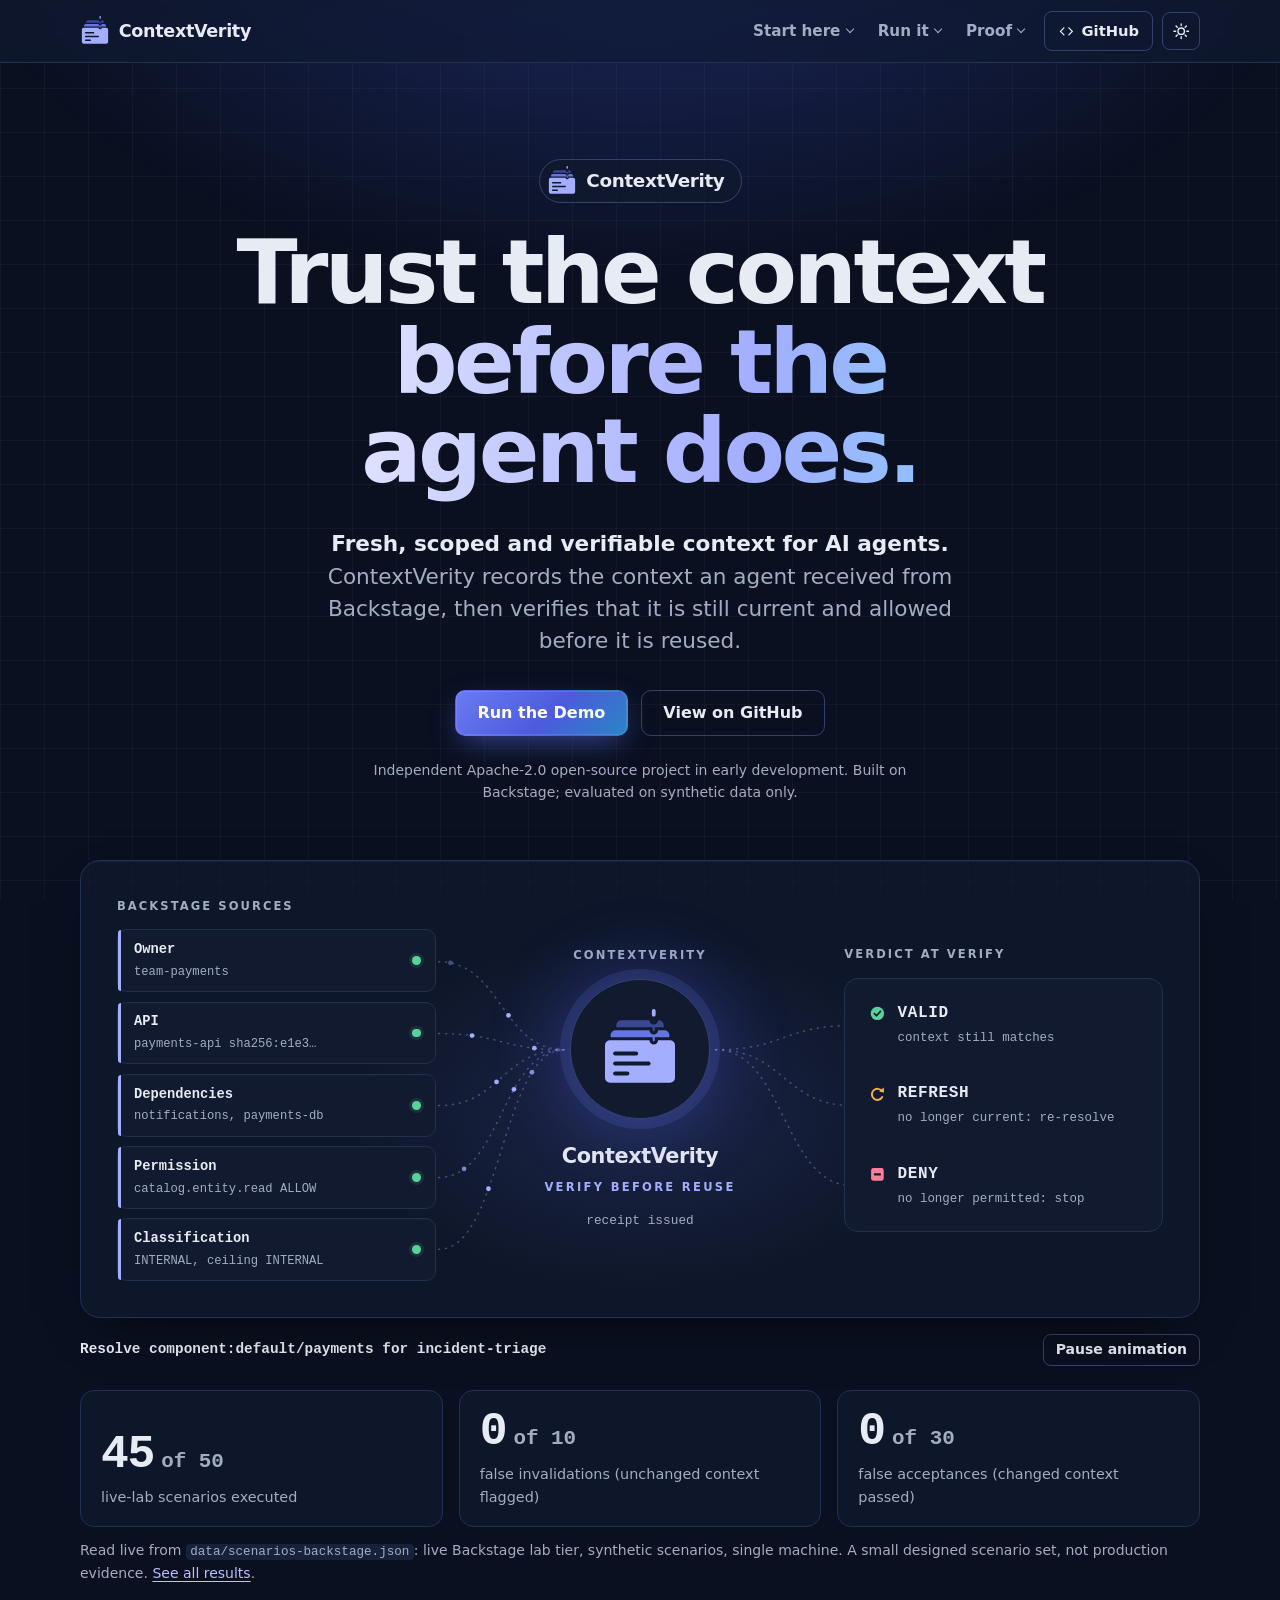
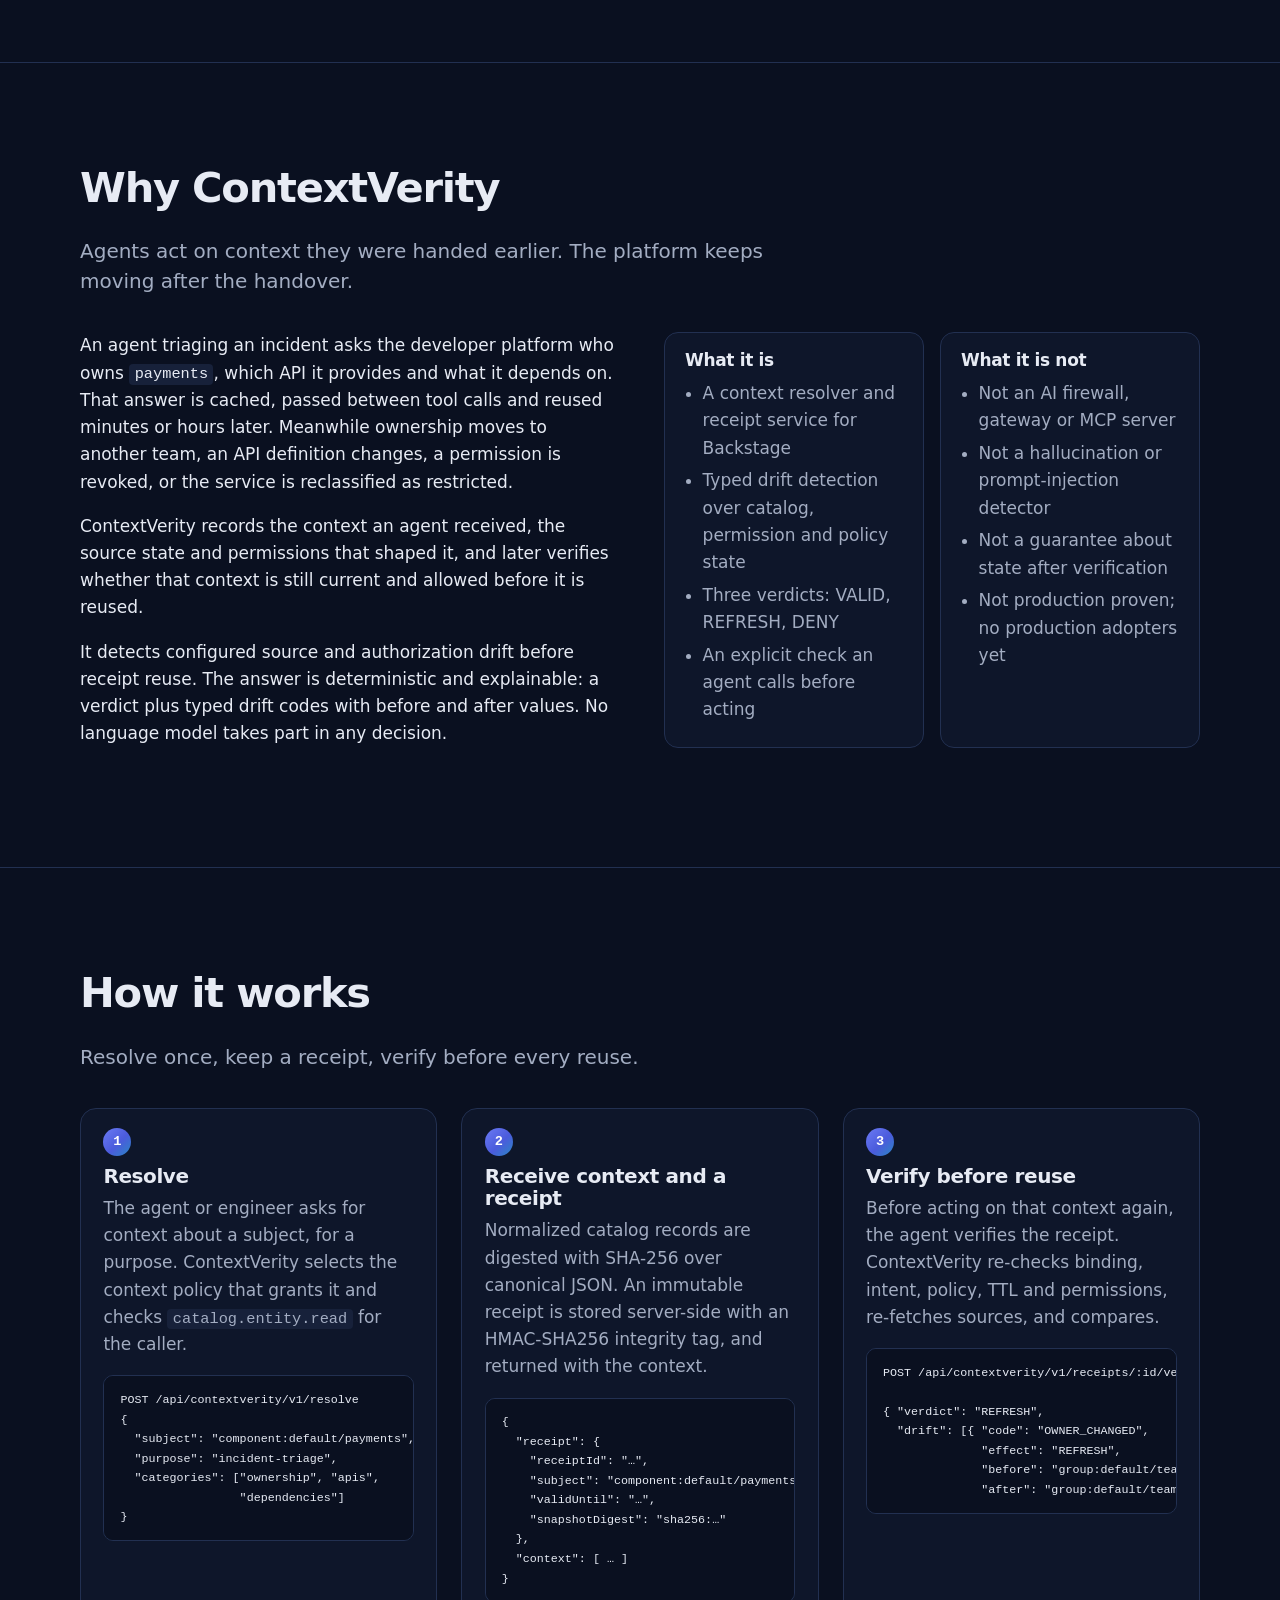
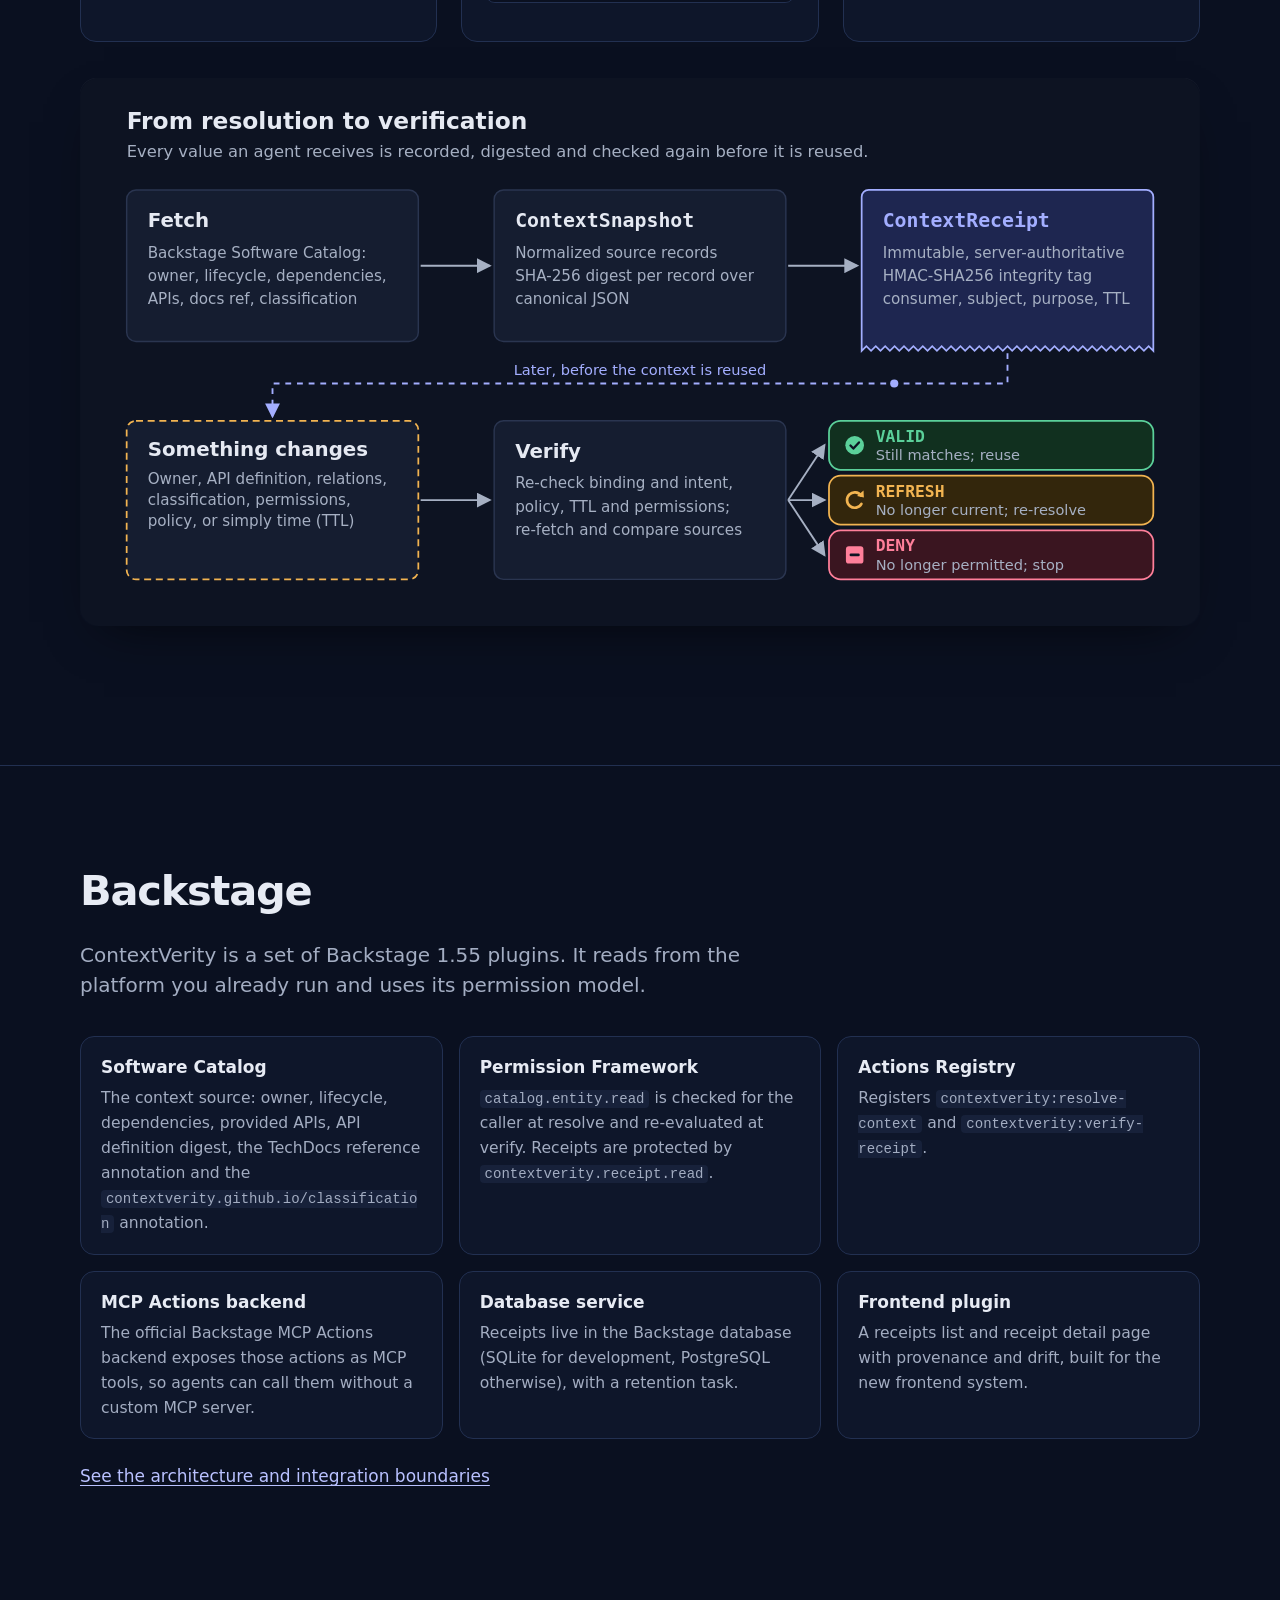
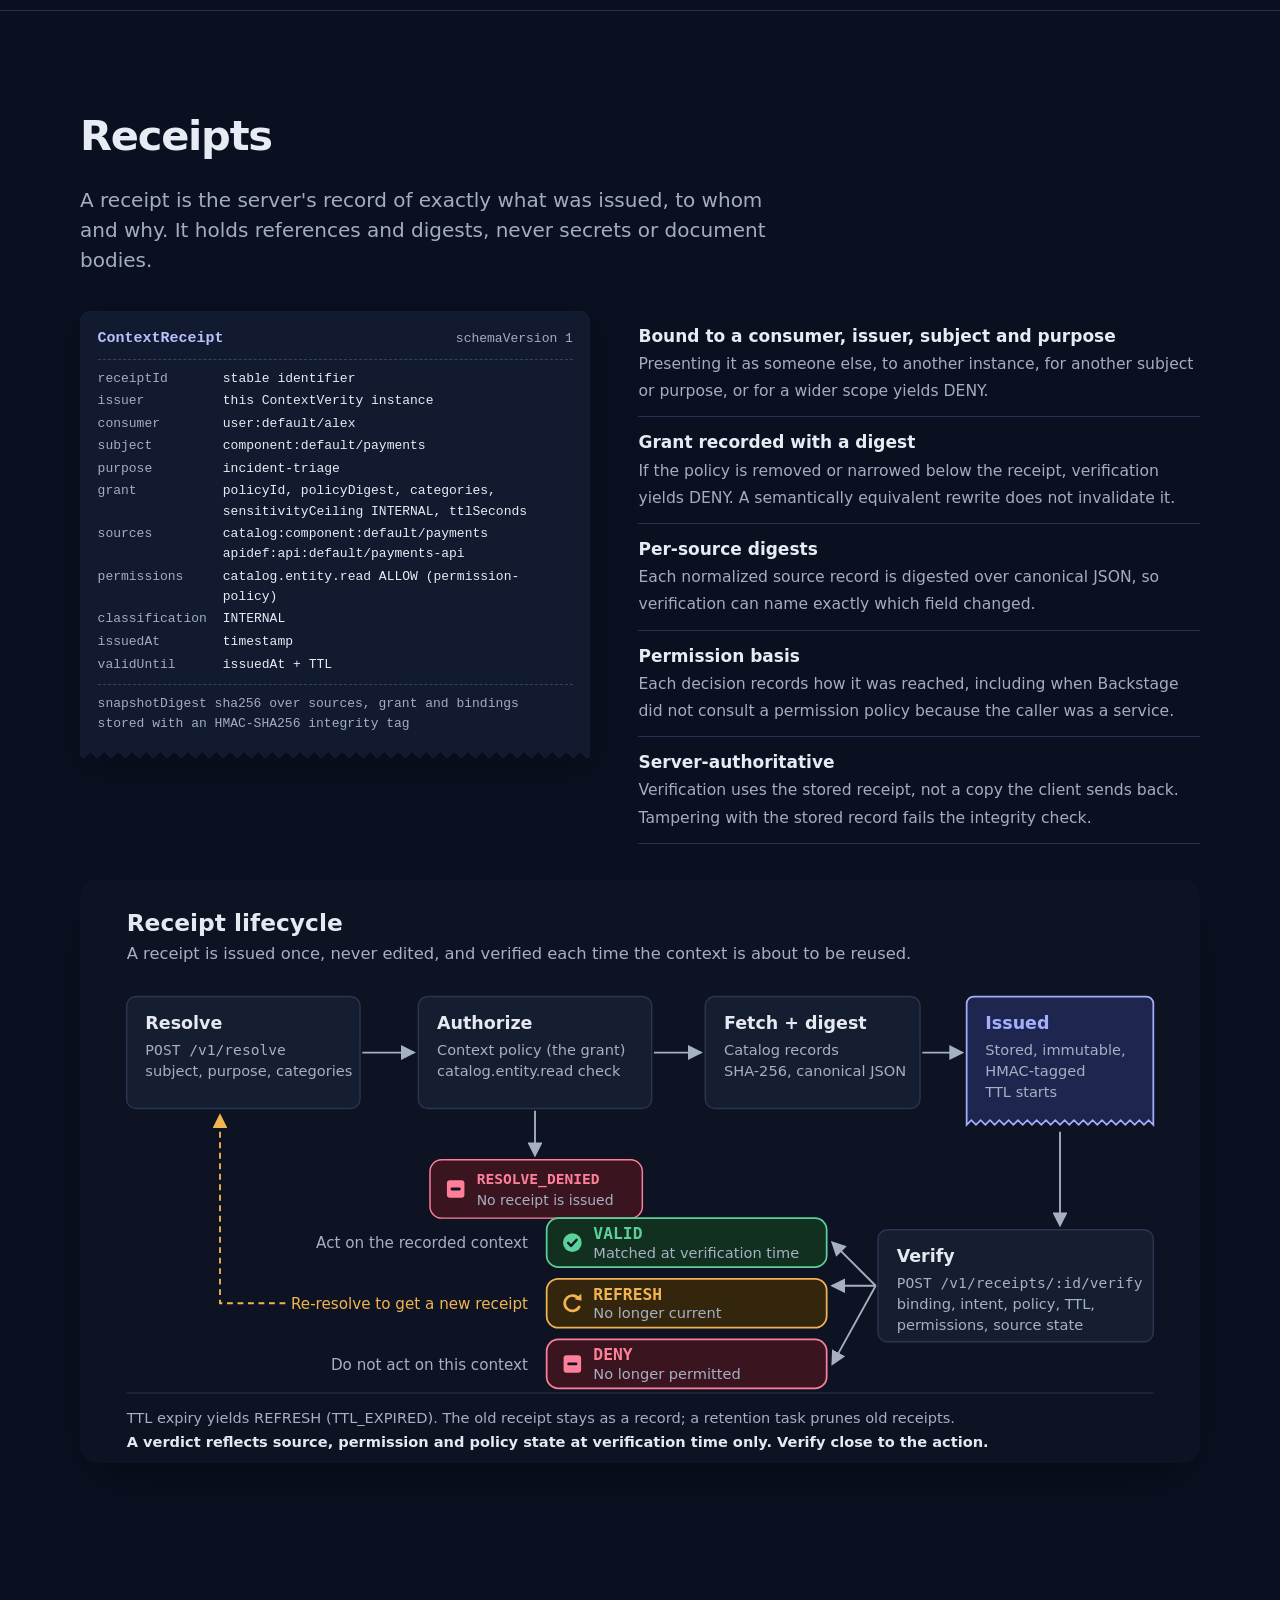
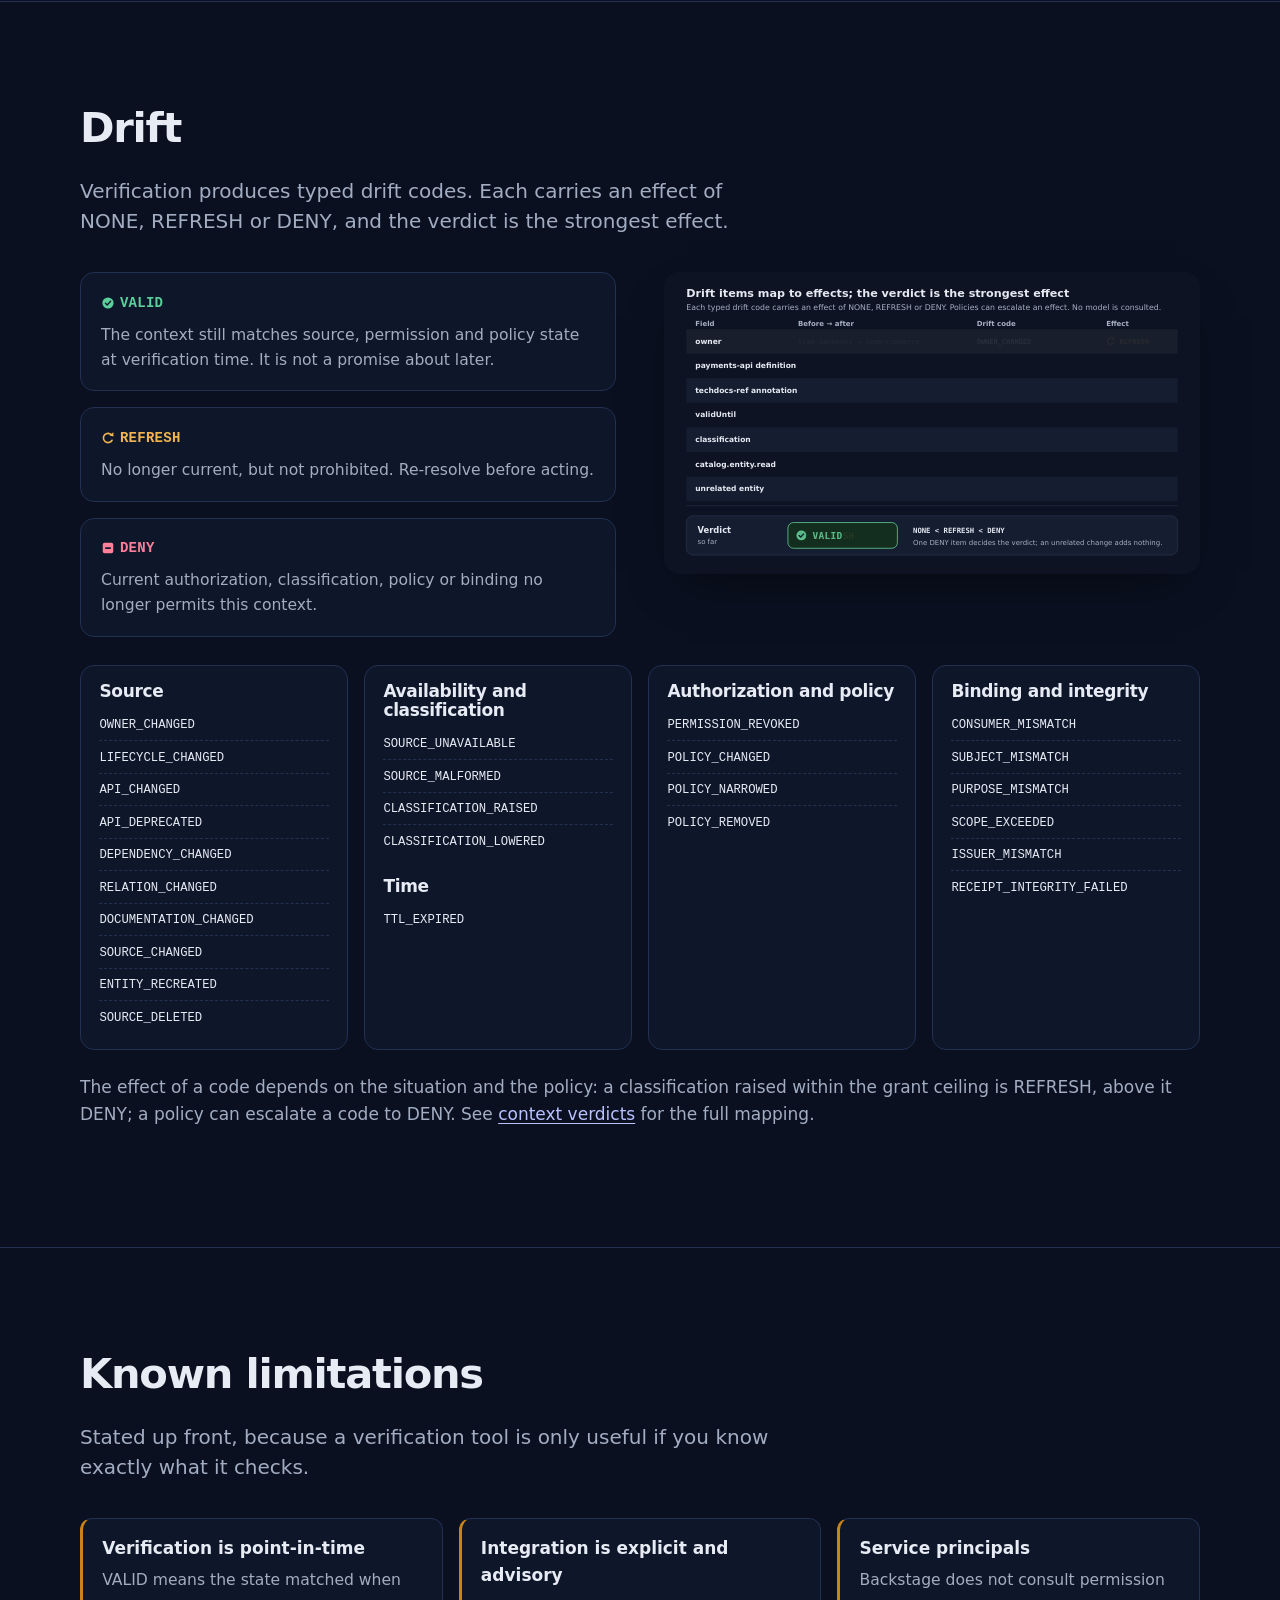
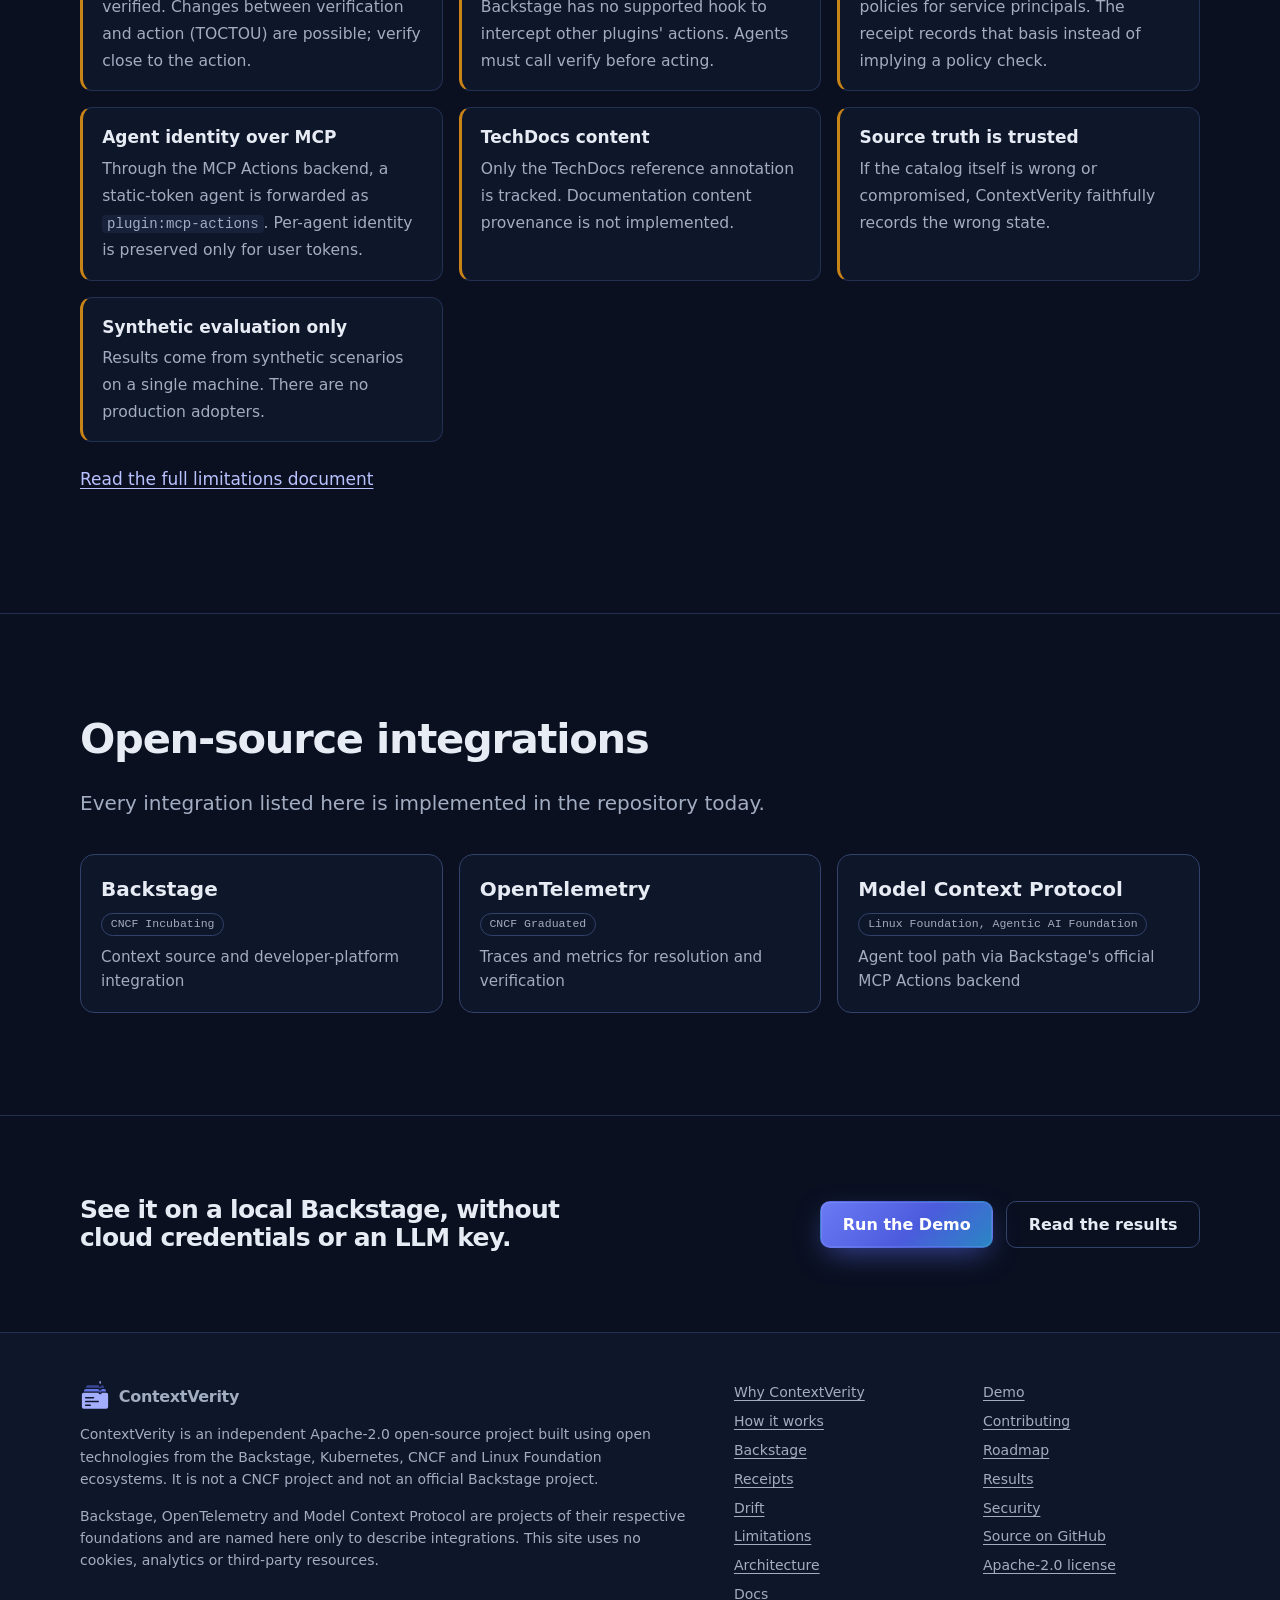
<file: index.html>
<!doctype html>
<html lang="en" data-theme="dark">
<head>
  <meta charset="utf-8">
  <meta name="viewport" content="width=device-width, initial-scale=1">
  <title>ContextVerity: trust the context before the agent does</title>
  <meta name="description" content="ContextVerity records the context an agent received and later verifies whether it is still current and allowed before it is reused. Apache-2.0, built on Backstage.">
  <meta name="color-scheme" content="dark light">
  <meta name="theme-color" content="#0a1020">
  <meta property="og:title" content="ContextVerity: trust the context before the agent does">
  <meta property="og:description" content="ContextVerity records the context an agent received and later verifies whether it is still current and allowed before it is reused. Apache-2.0, built on Backstage.">
  <meta property="og:type" content="website">
  <link rel="canonical" href="https://contextverity.github.io/">
  <link rel="icon" href="/favicon.svg" type="image/svg+xml">
  <link rel="stylesheet" href="/assets/css/site.css">
  <script>(function(){var d=document.documentElement,t=null;d.classList.add('js');try{t=new URLSearchParams(location.search).get('theme')||localStorage.getItem('cv-theme')}catch(e){}d.setAttribute('data-theme',t==='light'?'light':'dark');})();</script>
</head>
<body>
  <a class="skip" href="#main">Skip to content</a>
  <header class="site-header">
    <div class="wrap">
      <a class="brand" href="/"><img class="img-dark" src="/assets/img/logo-mark-dark.svg" alt="" width="30" height="30"><img class="img-light" src="/assets/img/logo-mark.svg" alt="" width="30" height="30">ContextVerity</a>
      <nav id="site-nav" class="site-nav" aria-label="Main">
        <ul>
          <li><details class="dd"><summary>Start here</summary><ul class="dd-menu"><li><a href="/#why">Why ContextVerity<span>The problem it addresses</span></a></li><li><a href="/#how">How it works<span>Resolve, receipt, verify</span></a></li><li><a href="/architecture/">Architecture<span>Packages, flow and boundaries</span></a></li><li><a href="/docs/">Docs<span>Guides in the repository</span></a></li></ul></details></li>
          <li><details class="dd"><summary>Run it</summary><ul class="dd-menu"><li><a href="/demo/">Demo<span>Run locally or replay scenarios</span></a></li><li><a href="/contributing/">Contributing<span>Set up and send a change</span></a></li><li><a href="/roadmap/">Roadmap<span>Known gaps and direction</span></a></li></ul></details></li>
          <li><details class="dd"><summary>Proof</summary><ul class="dd-menu"><li><a href="/results/">Results<span>Scenarios and benchmarks, from data</span></a></li><li><a href="/security/">Security<span>Model and how to report</span></a></li><li><a href="/#limits">Limitations<span>What is not checked</span></a></li></ul></details></li>
        </ul>
        <a class="gh-btn" href="https://github.com/contextverity/contextverity"><svg viewBox="0 0 24 24" aria-hidden="true" focusable="false"><path d="M8.5 7 3.5 12l5 5M15.5 7l5 5-5 5" fill="none" stroke="currentColor" stroke-width="1.9" stroke-linecap="round" stroke-linejoin="round"/></svg>GitHub</a>
      </nav>
      <button class="icon-btn theme-toggle" type="button" aria-label="Switch to light theme"><svg class="sun" viewBox="0 0 24 24" aria-hidden="true" focusable="false"><circle cx="12" cy="12" r="4.2" fill="none" stroke="currentColor" stroke-width="1.8"/><path d="M12 2.5v2.2M12 19.3v2.2M2.5 12h2.2M19.3 12h2.2M5.3 5.3l1.6 1.6M17.1 17.1l1.6 1.6M5.3 18.7l1.6-1.6M17.1 6.9l1.6-1.6" stroke="currentColor" stroke-width="1.8" stroke-linecap="round"/></svg><svg class="moon" viewBox="0 0 24 24" aria-hidden="true" focusable="false"><path d="M19.5 14.6A8 8 0 0 1 9.4 4.5a8 8 0 1 0 10.1 10.1Z" fill="none" stroke="currentColor" stroke-width="1.8" stroke-linejoin="round"/></svg></button>
      <button class="icon-btn nav-toggle" type="button" aria-expanded="false" aria-controls="site-nav" aria-label="Menu"><svg viewBox="0 0 24 24" aria-hidden="true" focusable="false"><path d="M4 7h16M4 12h16M4 17h16" stroke="currentColor" stroke-width="1.8" stroke-linecap="round"/></svg></button>
    </div>
  </header>
  <main id="main">
    <section class="hero" aria-labelledby="hero-title">
      <div class="wrap">
        <p class="brandline"><img class="img-dark" src="/assets/img/logo-mark-dark.svg" alt="" width="30" height="30"><img class="img-light" src="/assets/img/logo-mark.svg" alt="" width="30" height="30">ContextVerity</p>
        <h1 id="hero-title">Trust the context <span class="grad">before the agent does.</span></h1>
        <p class="subhead"><strong>Fresh, scoped and verifiable context for AI agents.</strong> ContextVerity records the context an agent received from Backstage, then verifies that it is still current and allowed before it is reused.</p>
        <div class="actions">
          <a class="btn btn-primary" href="/demo/">Run the Demo</a>
          <a class="btn btn-secondary" href="https://github.com/contextverity/contextverity">View on GitHub</a>
        </div>
        <p class="status-note">Independent Apache-2.0 open-source project in early development. Built on Backstage; evaluated on synthetic data only.</p>
      </div>
    </section>

    <section class="flow-wrap" aria-labelledby="flow-h">
      <div class="wrap">
        <h2 id="flow-h" class="visually-hidden">From Backstage sources to a verdict</h2>
        <div class="flow" id="flow" data-reveal>
          <svg class="flow-links" aria-hidden="true" focusable="false"></svg>
          <div class="flow-col">
            <p class="col-label">Backstage sources</p>
            <ul class="src-cards">
              <li class="src-card" data-src="owner"><b>Owner</b><span class="st" data-base="team-payments">team-payments</span><span class="dot" aria-hidden="true"></span></li>
              <li class="src-card" data-src="api"><b>API</b><span class="st" data-base="payments-api sha256:e1e3…">payments-api sha256:e1e3…</span><span class="dot" aria-hidden="true"></span></li>
              <li class="src-card" data-src="deps"><b>Dependencies</b><span class="st" data-base="notifications, payments-db">notifications, payments-db</span><span class="dot" aria-hidden="true"></span></li>
              <li class="src-card" data-src="perm"><b>Permission</b><span class="st" data-base="catalog.entity.read ALLOW">catalog.entity.read ALLOW</span><span class="dot" aria-hidden="true"></span></li>
              <li class="src-card" data-src="class"><b>Classification</b><span class="st" data-base="INTERNAL, ceiling INTERNAL">INTERNAL, ceiling INTERNAL</span><span class="dot" aria-hidden="true"></span></li>
            </ul>
          </div>
          <div class="flow-col center">
            <p class="col-label">ContextVerity</p>
            <div class="core">
              <div class="core-mark"><img class="img-dark" src="/assets/img/logo-mark-dark.svg" alt="" width="80" height="80"><img class="img-light" src="/assets/img/logo-mark.svg" alt="" width="80" height="80"></div>
              <span class="core-name">ContextVerity</span>
              <span class="core-rule">Verify before reuse</span>
              <span class="core-status" aria-hidden="true">receipt issued</span>
            </div>
          </div>
          <div class="flow-col">
            <p class="col-label">Verdict at verify</p>
            <ul class="verdict-rows">
              <li class="vrow v-VALID"><svg class="glyph" viewBox="-10 -10 20 20" aria-hidden="true" focusable="false"><circle r="8" fill="currentColor"/><path d="M-3.6 .2l2.5 2.6 4.8-5.2" fill="none" style="stroke:var(--knock)" stroke-width="2" stroke-linecap="round" stroke-linejoin="round"/></svg><b>VALID</b><span class="code">no relevant change</span><span class="why">context still matches</span></li>
              <li class="vrow v-REFRESH"><svg class="glyph" viewBox="-10 -10 20 20" aria-hidden="true" focusable="false"><path d="M5.8 3.2A6.6 6.6 0 1 1 5.4-3.9" fill="none" stroke="currentColor" stroke-width="2.3" stroke-linecap="round"/><path d="M7.6-8.2L7.9-2.2 2-3.4Z" fill="currentColor"/></svg><b>REFRESH</b><span class="code">e.g. OWNER_CHANGED</span><span class="why">no longer current: re-resolve</span></li>
              <li class="vrow v-DENY"><svg class="glyph" viewBox="-10 -10 20 20" aria-hidden="true" focusable="false"><rect x="-7.5" y="-7.5" width="15" height="15" rx="2.5" fill="currentColor"/><rect x="-4.3" y="-1.25" width="8.6" height="2.5" rx="1" style="fill:var(--knock)"/></svg><b>DENY</b><span class="code">e.g. CLASSIFICATION_RAISED</span><span class="why">no longer permitted: stop</span></li>
            </ul>
          </div>
        </div>
        <div class="flow-bar">
          <p class="flow-event" aria-hidden="true">Resolve component:default/payments for incident-triage</p>
          <button class="btn btn-secondary btn-small flow-toggle" type="button" aria-pressed="false" hidden>Pause animation</button>
        </div>
        <p class="visually-hidden">Illustration: when a source changes after a receipt was issued, verification returns REFRESH (for example the owner changed), DENY (for example classification rose above the grant) or VALID when nothing relevant changed.</p>
        <dl class="counters">
          <div class="counter" data-reveal><dt>live-lab scenarios executed</dt><dd><span data-count="scenarios-backstage.json:summary.executed">–</span><small>of <span data-count="scenarios-backstage.json:summary.total">–</span></small></dd></div>
          <div class="counter" data-reveal style="--i:1"><dt>false invalidations (unchanged context flagged)</dt><dd><span data-count="scenarios-backstage.json:summary.metrics.falseInvalidationRate.numerator">–</span><small>of <span data-count="scenarios-backstage.json:summary.metrics.falseInvalidationRate.denominator">–</span></small></dd></div>
          <div class="counter" data-reveal style="--i:2"><dt>false acceptances (changed context passed)</dt><dd><span data-count="scenarios-backstage.json:summary.metrics.falseAcceptanceRate.numerator">–</span><small>of <span data-count="scenarios-backstage.json:summary.metrics.falseAcceptanceRate.denominator">–</span></small></dd></div>
        </dl>
        <p class="counters-note">Read live from <code>data/scenarios-backstage.json</code>: live Backstage lab tier, synthetic scenarios, single machine. A small designed scenario set, not production evidence. <a href="/results/">See all results</a>.</p>
      </div>
    </section>

    <section class="section" id="why" aria-labelledby="why-h">
      <div class="wrap">
        <div class="section-head" data-reveal>
          <h2 id="why-h">Why ContextVerity</h2>
          <p>Agents act on context they were handed earlier. The platform keeps moving after the handover.</p>
        </div>
        <div class="two-col">
          <div class="prose">
            <p>An agent triaging an incident asks the developer platform who owns <code>payments</code>, which API it provides and what it depends on. That answer is cached, passed between tool calls and reused minutes or hours later. Meanwhile ownership moves to another team, an API definition changes, a permission is revoked, or the service is reclassified as restricted.</p>
            <p>ContextVerity records the context an agent received, the source state and permissions that shaped it, and later verifies whether that context is still current and allowed before it is reused.</p>
            <p>It detects configured source and authorization drift before receipt reuse. The answer is deterministic and explainable: a verdict plus typed drift codes with before and after values. No language model takes part in any decision.</p>
          </div>
          <div class="is-isnot" data-reveal>
            <div>
              <h3>What it is</h3>
              <ul>
                <li>A context resolver and receipt service for Backstage</li>
                <li>Typed drift detection over catalog, permission and policy state</li>
                <li>Three verdicts: VALID, REFRESH, DENY</li>
                <li>An explicit check an agent calls before acting</li>
              </ul>
            </div>
            <div>
              <h3>What it is not</h3>
              <ul>
                <li>Not an AI firewall, gateway or MCP server</li>
                <li>Not a hallucination or prompt-injection detector</li>
                <li>Not a guarantee about state after verification</li>
                <li>Not production proven; no production adopters yet</li>
              </ul>
            </div>
          </div>
        </div>
      </div>
    </section>

    <section class="section" id="how" aria-labelledby="how-h">
      <div class="wrap">
        <div class="section-head" data-reveal>
          <h2 id="how-h">How it works</h2>
          <p>Resolve once, keep a receipt, verify before every reuse.</p>
        </div>
        <ol class="steps" data-reveal>
          <li>
            <h3>Resolve</h3>
            <p>The agent or engineer asks for context about a subject, for a purpose. ContextVerity selects the context policy that grants it and checks <code>catalog.entity.read</code> for the caller.</p>
            <pre><code>POST /api/contextverity/v1/resolve
{
  "subject": "component:default/payments",
  "purpose": "incident-triage",
  "categories": ["ownership", "apis",
                 "dependencies"]
}</code></pre>
          </li>
          <li>
            <h3>Receive context and a receipt</h3>
            <p>Normalized catalog records are digested with SHA-256 over canonical JSON. An immutable receipt is stored server-side with an HMAC-SHA256 integrity tag, and returned with the context.</p>
            <pre><code>{
  "receipt": {
    "receiptId": "…",
    "subject": "component:default/payments",
    "validUntil": "…",
    "snapshotDigest": "sha256:…"
  },
  "context": [ … ]
}</code></pre>
          </li>
          <li>
            <h3>Verify before reuse</h3>
            <p>Before acting on that context again, the agent verifies the receipt. ContextVerity re-checks binding, intent, policy, TTL and permissions, re-fetches sources, and compares.</p>
            <pre><code>POST /api/contextverity/v1/receipts/:id/verify

{ "verdict": "REFRESH",
  "drift": [{ "code": "OWNER_CHANGED",
              "effect": "REFRESH",
              "before": "group:default/team-payments",
              "after": "group:default/team-commerce" }] }</code></pre>
          </li>
        </ol>
        <figure data-reveal class="diagram">
          <img class="img-dark" src="/assets/img/context-flow-dark.svg" alt="Flow: fetch from the Backstage catalog, build a ContextSnapshot, issue a ContextReceipt. Later, after something changes, verify and receive VALID, REFRESH or DENY." width="960" height="470" loading="lazy"><img class="img-light" src="/assets/img/context-flow.svg" alt="Flow: fetch from the Backstage catalog, build a ContextSnapshot, issue a ContextReceipt. Later, after something changes, verify and receive VALID, REFRESH or DENY." width="960" height="470" loading="lazy">
        </figure>
      </div>
    </section>

    <section class="section" id="backstage" aria-labelledby="bs-h">
      <div class="wrap">
        <div class="section-head" data-reveal>
          <h2 id="bs-h">Backstage</h2>
          <p>ContextVerity is a set of Backstage 1.55 plugins. It reads from the platform you already run and uses its permission model.</p>
        </div>
        <dl class="points" data-reveal>
          <div><dt>Software Catalog</dt><dd>The context source: owner, lifecycle, dependencies, provided APIs, API definition digest, the TechDocs reference annotation and the <code>contextverity.github.io/classification</code> annotation.</dd></div>
          <div><dt>Permission Framework</dt><dd><code>catalog.entity.read</code> is checked for the caller at resolve and re-evaluated at verify. Receipts are protected by <code>contextverity.receipt.read</code>.</dd></div>
          <div><dt>Actions Registry</dt><dd>Registers <code>contextverity:resolve-context</code> and <code>contextverity:verify-receipt</code>.</dd></div>
          <div><dt>MCP Actions backend</dt><dd>The official Backstage MCP Actions backend exposes those actions as MCP tools, so agents can call them without a custom MCP server.</dd></div>
          <div><dt>Database service</dt><dd>Receipts live in the Backstage database (SQLite for development, PostgreSQL otherwise), with a retention task.</dd></div>
          <div><dt>Frontend plugin</dt><dd>A receipts list and receipt detail page with provenance and drift, built for the new frontend system.</dd></div>
        </dl>
        <p style="margin-top:1.5rem"><a href="/architecture/">See the architecture and integration boundaries</a></p>
      </div>
    </section>

    <section class="section" id="receipts" aria-labelledby="rc-h">
      <div class="wrap">
        <div class="section-head" data-reveal>
          <h2 id="rc-h">Receipts</h2>
          <p>A receipt is the server's record of exactly what was issued, to whom and why. It holds references and digests, never secrets or document bodies.</p>
        </div>
        <div class="receipt-specimen" data-reveal>
          <div class="receipt-shell">
            <div class="receipt">
              <div class="receipt-head"><strong>ContextReceipt</strong><span class="muted">schemaVersion 1</span></div>
              <dl>
                <dt>receiptId</dt><dd>stable identifier</dd>
                <dt>issuer</dt><dd>this ContextVerity instance</dd>
                <dt>consumer</dt><dd>user:default/alex</dd>
                <dt>subject</dt><dd>component:default/payments</dd>
                <dt>purpose</dt><dd>incident-triage</dd>
                <dt>grant</dt><dd>policyId, policyDigest, categories, sensitivityCeiling INTERNAL, ttlSeconds</dd>
                <dt>sources</dt><dd>catalog:component:default/payments<br>apidef:api:default/payments-api</dd>
                <dt>permissions</dt><dd>catalog.entity.read ALLOW (permission-policy)</dd>
                <dt>classification</dt><dd>INTERNAL</dd>
                <dt>issuedAt</dt><dd>timestamp</dd>
                <dt>validUntil</dt><dd>issuedAt + TTL</dd>
              </dl>
              <div class="receipt-foot">snapshotDigest sha256 over sources, grant and bindings<br>stored with an HMAC-SHA256 integrity tag</div>
            </div>
          </div>
          <ul class="annot">
            <li><b>Bound to a consumer, issuer, subject and purpose</b><span>Presenting it as someone else, to another instance, for another subject or purpose, or for a wider scope yields DENY.</span></li>
            <li><b>Grant recorded with a digest</b><span>If the policy is removed or narrowed below the receipt, verification yields DENY. A semantically equivalent rewrite does not invalidate it.</span></li>
            <li><b>Per-source digests</b><span>Each normalized source record is digested over canonical JSON, so verification can name exactly which field changed.</span></li>
            <li><b>Permission basis</b><span>Each decision records how it was reached, including when Backstage did not consult a permission policy because the caller was a service.</span></li>
            <li><b>Server-authoritative</b><span>Verification uses the stored receipt, not a copy the client sends back. Tampering with the stored record fails the integrity check.</span></li>
          </ul>
        </div>
        <figure data-reveal class="diagram">
          <img class="img-dark" src="/assets/img/receipt-lifecycle-dark.svg" alt="Receipt lifecycle: resolve, authorize, fetch and digest, issue. Verify before reuse: VALID reuses, REFRESH re-resolves for a new receipt, DENY stops. A refused resolve issues no receipt." width="960" height="500" loading="lazy"><img class="img-light" src="/assets/img/receipt-lifecycle.svg" alt="Receipt lifecycle: resolve, authorize, fetch and digest, issue. Verify before reuse: VALID reuses, REFRESH re-resolves for a new receipt, DENY stops. A refused resolve issues no receipt." width="960" height="500" loading="lazy">
        </figure>
      </div>
    </section>

    <section class="section" id="drift" aria-labelledby="dr-h">
      <div class="wrap">
        <div class="section-head" data-reveal>
          <h2 id="dr-h">Drift</h2>
          <p>Verification produces typed drift codes. Each carries an effect of NONE, REFRESH or DENY, and the verdict is the strongest effect.</p>
        </div>
        <div class="two-col">
          <dl class="points" style="grid-template-columns:1fr">
            <div><dt><span class="verdict v-VALID"><svg class="glyph" viewBox="-10 -10 20 20" aria-hidden="true" focusable="false"><circle r="8" fill="currentColor"/><path d="M-3.6 .2l2.5 2.6 4.8-5.2" fill="none" style="stroke:var(--knock)" stroke-width="2" stroke-linecap="round" stroke-linejoin="round"/></svg>VALID</span></dt><dd>The context still matches source, permission and policy state at verification time. It is not a promise about later.</dd></div>
            <div><dt><span class="verdict v-REFRESH"><svg class="glyph" viewBox="-10 -10 20 20" aria-hidden="true" focusable="false"><path d="M5.8 3.2A6.6 6.6 0 1 1 5.4-3.9" fill="none" stroke="currentColor" stroke-width="2.3" stroke-linecap="round"/><path d="M7.6-8.2L7.9-2.2 2-3.4Z" fill="currentColor"/></svg>REFRESH</span></dt><dd>No longer current, but not prohibited. Re-resolve before acting.</dd></div>
            <div><dt><span class="verdict v-DENY"><svg class="glyph" viewBox="-10 -10 20 20" aria-hidden="true" focusable="false"><rect x="-7.5" y="-7.5" width="15" height="15" rx="2.5" fill="currentColor"/><rect x="-4.3" y="-1.25" width="8.6" height="2.5" rx="1" style="fill:var(--knock)"/></svg>DENY</span></dt><dd>Current authorization, classification, policy or binding no longer permits this context.</dd></div>
          </dl>
          <figure data-reveal class="diagram" style="margin:0">
            <img class="img-dark" src="/assets/img/drift-verdict-dark.svg" alt="Example drift items with their effects: OWNER_CHANGED, API_CHANGED, DOCUMENTATION_CHANGED and TTL_EXPIRED are REFRESH; CLASSIFICATION_RAISED above the ceiling and PERMISSION_REVOKED are DENY; an unrelated change produces no drift. The verdict is the strongest effect." width="960" height="540" loading="lazy"><img class="img-light" src="/assets/img/drift-verdict.svg" alt="Example drift items with their effects: OWNER_CHANGED, API_CHANGED, DOCUMENTATION_CHANGED and TTL_EXPIRED are REFRESH; CLASSIFICATION_RAISED above the ceiling and PERMISSION_REVOKED are DENY; an unrelated change produces no drift. The verdict is the strongest effect." width="960" height="540" loading="lazy">
          </figure>
        </div>
        <div class="code-groups" data-reveal>
          <div><h3>Source</h3><ul>
            <li><code>OWNER_CHANGED</code></li><li><code>LIFECYCLE_CHANGED</code></li><li><code>API_CHANGED</code></li><li><code>API_DEPRECATED</code></li><li><code>DEPENDENCY_CHANGED</code></li><li><code>RELATION_CHANGED</code></li><li><code>DOCUMENTATION_CHANGED</code></li><li><code>SOURCE_CHANGED</code></li><li><code>ENTITY_RECREATED</code></li><li><code>SOURCE_DELETED</code></li>
          </ul></div>
          <div><h3>Availability and classification</h3><ul>
            <li><code>SOURCE_UNAVAILABLE</code></li><li><code>SOURCE_MALFORMED</code></li><li><code>CLASSIFICATION_RAISED</code></li><li><code>CLASSIFICATION_LOWERED</code></li>
          </ul>
          <h3 style="margin-top:1.25rem">Time</h3><ul><li><code>TTL_EXPIRED</code></li></ul></div>
          <div><h3>Authorization and policy</h3><ul>
            <li><code>PERMISSION_REVOKED</code></li><li><code>POLICY_CHANGED</code></li><li><code>POLICY_NARROWED</code></li><li><code>POLICY_REMOVED</code></li>
          </ul></div>
          <div><h3>Binding and integrity</h3><ul>
            <li><code>CONSUMER_MISMATCH</code></li><li><code>SUBJECT_MISMATCH</code></li><li><code>PURPOSE_MISMATCH</code></li><li><code>SCOPE_EXCEEDED</code></li><li><code>ISSUER_MISMATCH</code></li><li><code>RECEIPT_INTEGRITY_FAILED</code></li>
          </ul></div>
        </div>
        <p class="muted" style="margin-top:1.5rem">The effect of a code depends on the situation and the policy: a classification raised within the grant ceiling is REFRESH, above it DENY; a policy can escalate a code to DENY. See <a href="https://github.com/contextverity/contextverity/blob/main/docs/context-verdicts.md">context verdicts</a> for the full mapping.</p>
      </div>
    </section>

    <section class="section" id="limits" aria-labelledby="lim-h">
      <div class="wrap">
        <div class="section-head" data-reveal>
          <h2 id="lim-h">Known limitations</h2>
          <p>Stated up front, because a verification tool is only useful if you know exactly what it checks.</p>
        </div>
        <ul class="limits" data-reveal>
          <li><b>Verification is point-in-time</b><span>VALID means the state matched when verified. Changes between verification and action (TOCTOU) are possible; verify close to the action.</span></li>
          <li><b>Integration is explicit and advisory</b><span>Backstage has no supported hook to intercept other plugins' actions. Agents must call verify before acting.</span></li>
          <li><b>Service principals</b><span>Backstage does not consult permission policies for service principals. The receipt records that basis instead of implying a policy check.</span></li>
          <li><b>Agent identity over MCP</b><span>Through the MCP Actions backend, a static-token agent is forwarded as <code>plugin:mcp-actions</code>. Per-agent identity is preserved only for user tokens.</span></li>
          <li><b>TechDocs content</b><span>Only the TechDocs reference annotation is tracked. Documentation content provenance is not implemented.</span></li>
          <li><b>Source truth is trusted</b><span>If the catalog itself is wrong or compromised, ContextVerity faithfully records the wrong state.</span></li>
          <li><b>Synthetic evaluation only</b><span>Results come from synthetic scenarios on a single machine. There are no production adopters.</span></li>
        </ul>
        <p style="margin-top:1.5rem"><a href="https://github.com/contextverity/contextverity/blob/main/docs/limitations.md">Read the full limitations document</a></p>
      </div>
    </section>

    <section class="section" id="integrations" aria-labelledby="int-h">
      <div class="wrap">
        <div class="section-head" data-reveal>
          <h2 id="int-h">Open-source integrations</h2>
          <p>Every integration listed here is implemented in the repository today.</p>
        </div>
        <ul class="badges" data-reveal>
          <li><a href="https://backstage.io/">Backstage</a><span class="org">CNCF Incubating</span><p>Context source and developer-platform integration</p></li>
          <li><a href="https://opentelemetry.io/">OpenTelemetry</a><span class="org">CNCF Graduated</span><p>Traces and metrics for resolution and verification</p></li>
          <li><a href="https://modelcontextprotocol.io/">Model Context Protocol</a><span class="org">Linux Foundation, Agentic AI Foundation</span><p>Agent tool path via Backstage's official MCP Actions backend</p></li>
        </ul>
      </div>
    </section>

    <section class="cta-band" aria-labelledby="cta-h">
      <div class="wrap">
        <h2 id="cta-h">See it on a local Backstage, without cloud credentials or an LLM key.</h2>
        <div class="actions">
          <a class="btn btn-primary" href="/demo/">Run the Demo</a>
          <a class="btn btn-secondary" href="/results/">Read the results</a>
        </div>
      </div>
    </section>
  </main>
  <footer class="site-footer">
    <div class="wrap">
      <div>
        <a class="brand" href="/"><img class="img-dark" src="/assets/img/logo-mark-dark.svg" alt="" width="24" height="24"><img class="img-light" src="/assets/img/logo-mark.svg" alt="" width="24" height="24">ContextVerity</a>
        <p>ContextVerity is an independent Apache-2.0 open-source project built using open technologies from the Backstage, Kubernetes, CNCF and Linux Foundation ecosystems. It is not a CNCF project and not an official Backstage project.</p>
        <p>Backstage, OpenTelemetry and Model Context Protocol are projects of their respective foundations and are named here only to describe integrations. This site uses no cookies, analytics or third-party resources.</p>
      </div>
      <nav aria-label="Footer">
        <ul>
          <li><a href="/#why">Why ContextVerity</a></li>
          <li><a href="/#how">How it works</a></li>
          <li><a href="/#backstage">Backstage</a></li>
          <li><a href="/#receipts">Receipts</a></li>
          <li><a href="/#drift">Drift</a></li>
          <li><a href="/#limits">Limitations</a></li>
          <li><a href="/architecture/">Architecture</a></li>
          <li><a href="/docs/">Docs</a></li>
          <li><a href="/demo/">Demo</a></li>
          <li><a href="/contributing/">Contributing</a></li>
          <li><a href="/roadmap/">Roadmap</a></li>
          <li><a href="/results/">Results</a></li>
          <li><a href="/security/">Security</a></li>
          <li><a href="https://github.com/contextverity/contextverity">Source on GitHub</a></li>
          <li><a href="https://github.com/contextverity/contextverity/blob/main/LICENSE">Apache-2.0 license</a></li>
        </ul>
      </nav>
    </div>
  </footer>
  <script src="/assets/js/site.js" defer></script>
  <script src="/assets/js/flow.js" defer></script>
</body>
</html>
</file>
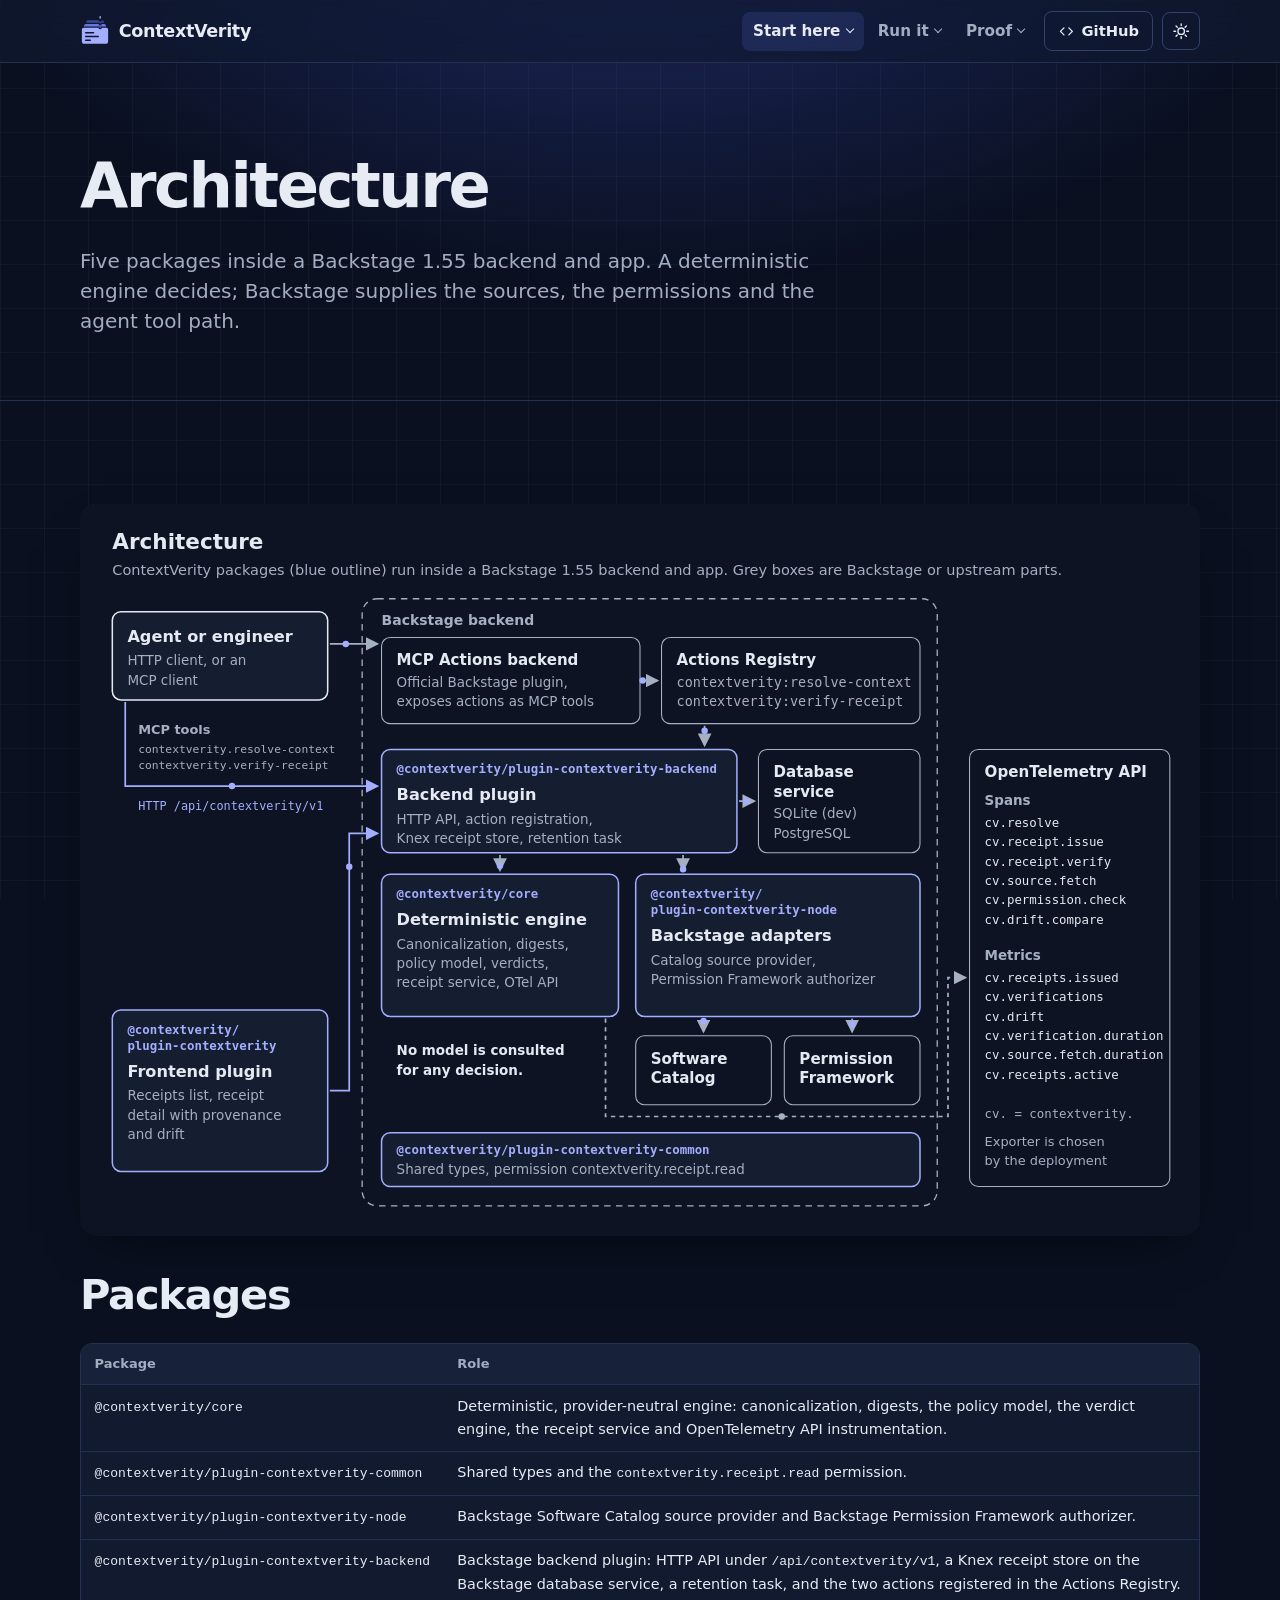
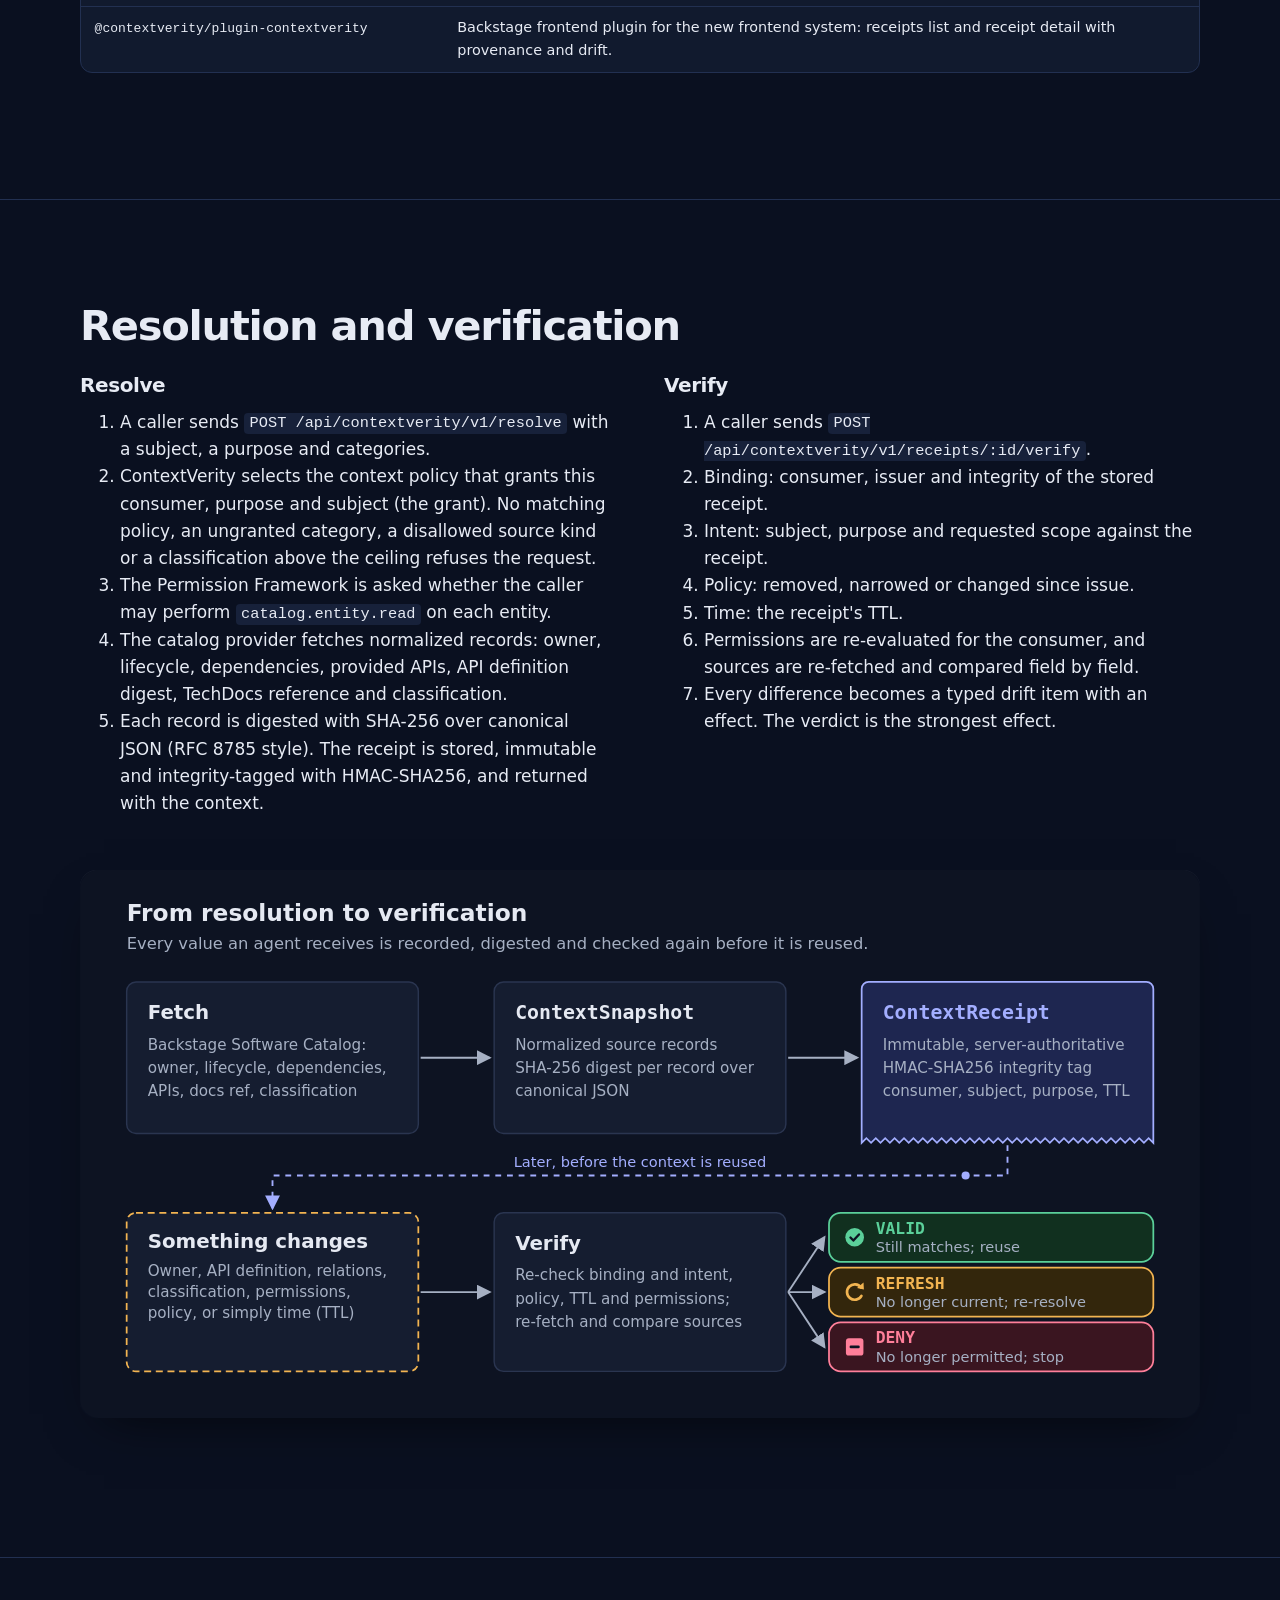
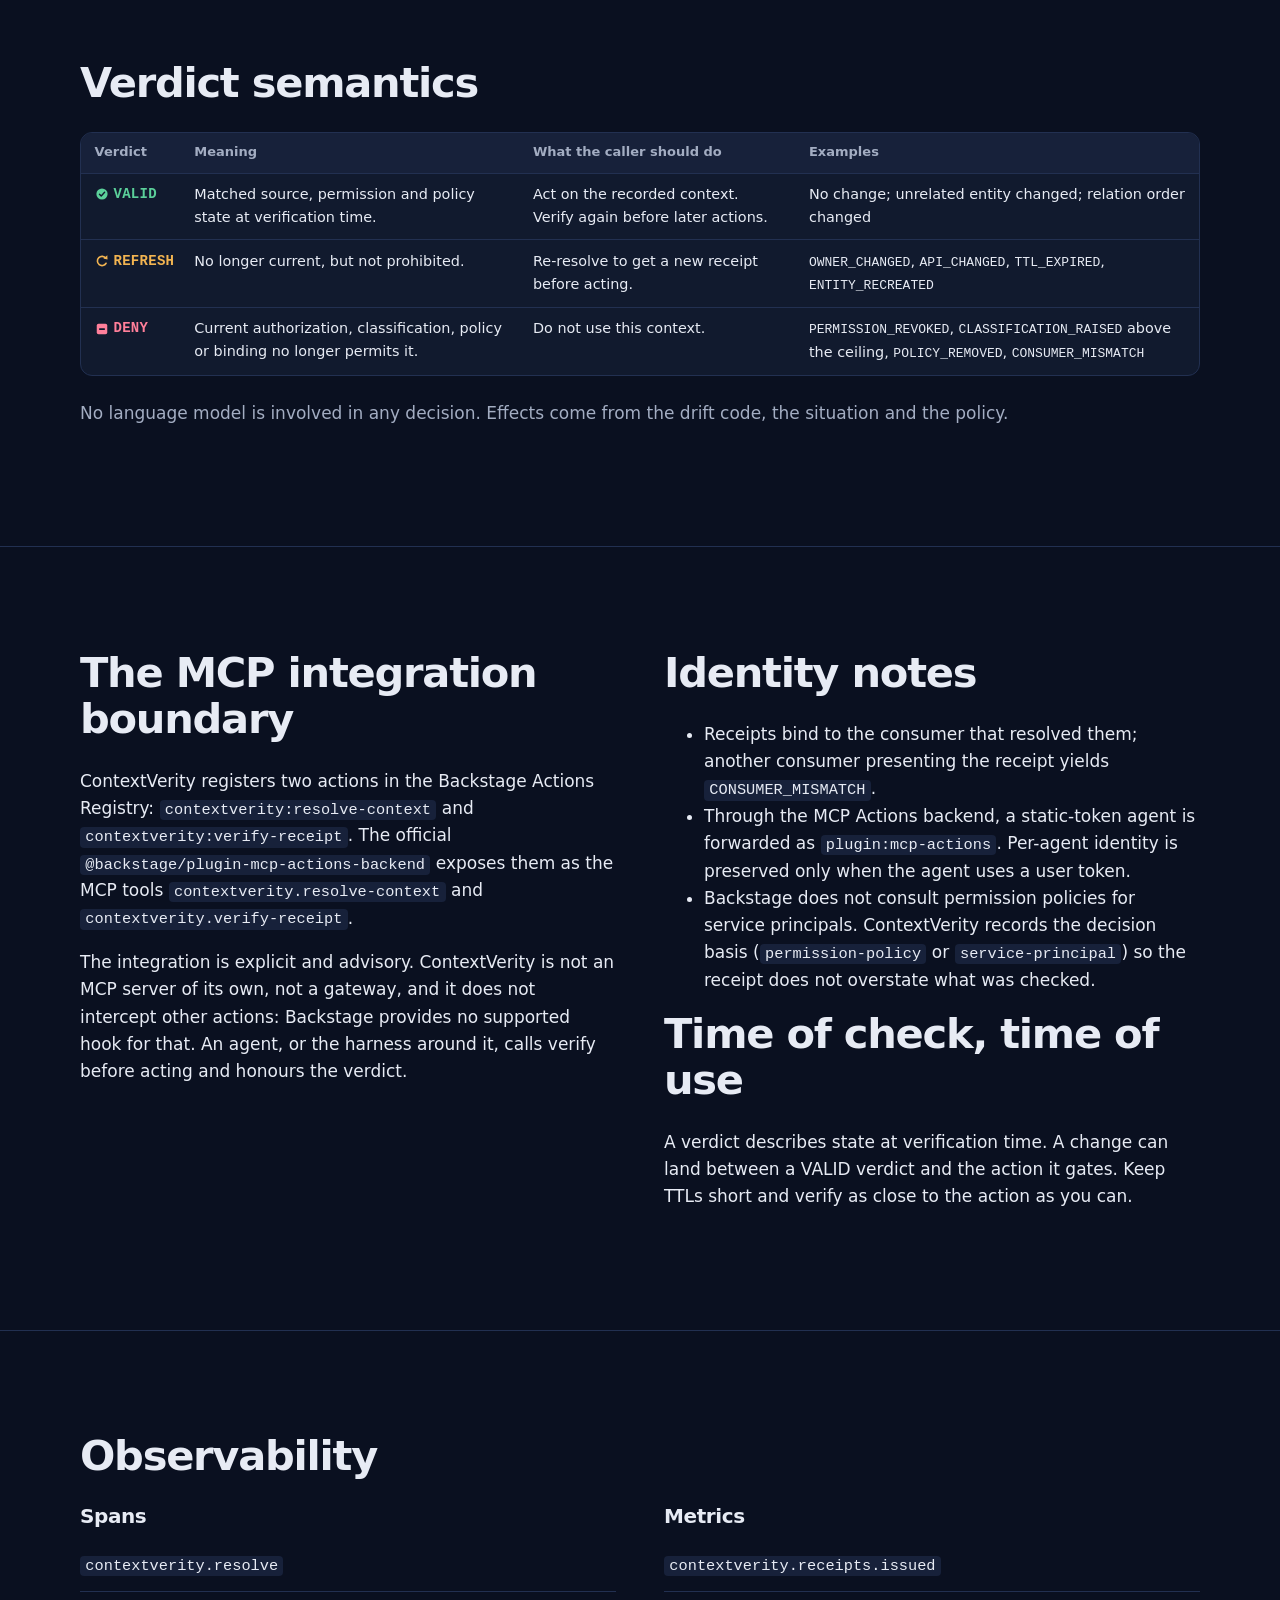
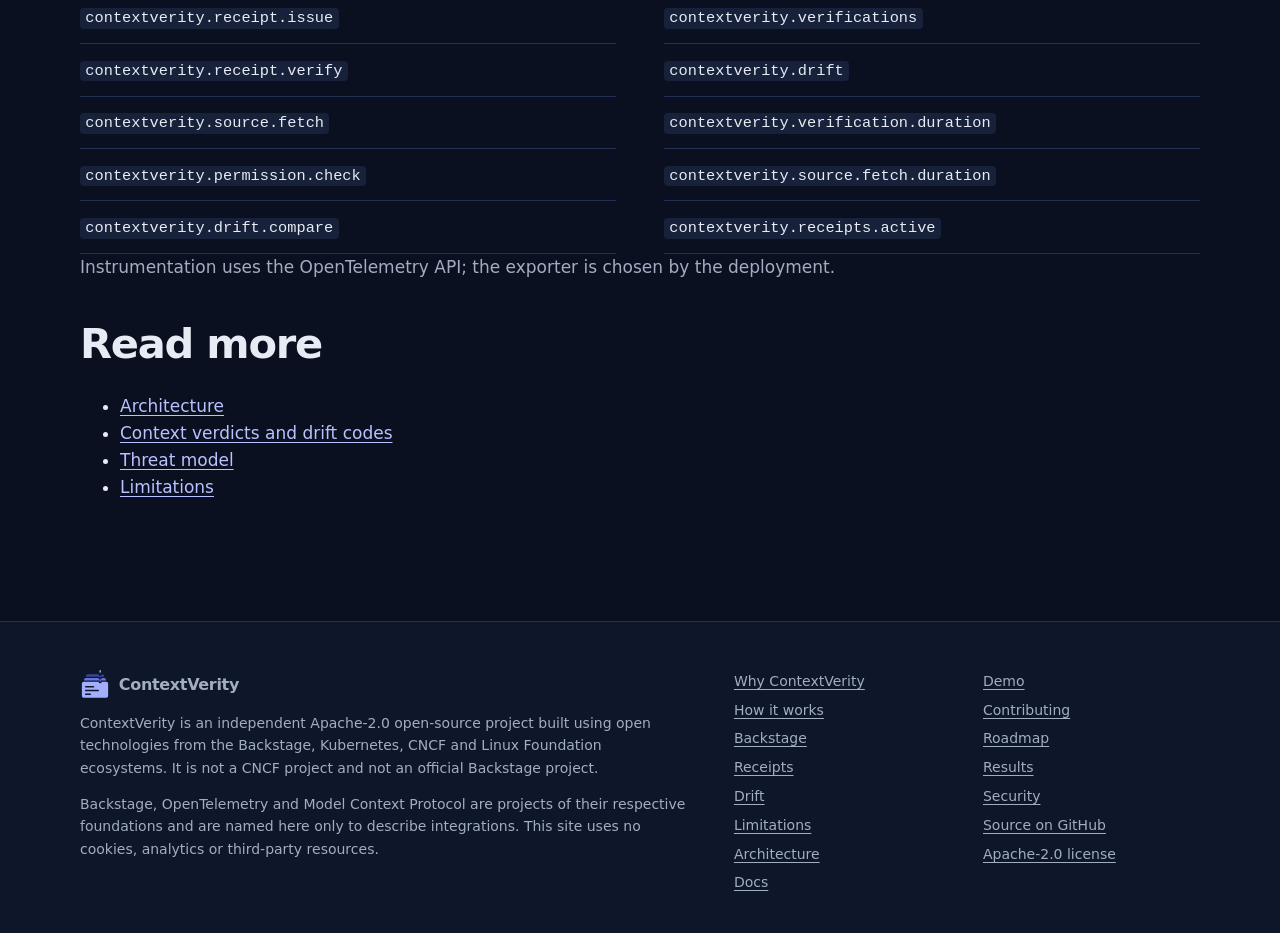
<file: architecture/index.html>
<!doctype html>
<html lang="en" data-theme="dark">
<head>
  <meta charset="utf-8">
  <meta name="viewport" content="width=device-width, initial-scale=1">
  <title>Architecture | ContextVerity</title>
  <meta name="description" content="How ContextVerity resolves, records and verifies agent context inside Backstage: packages, flow, verdict semantics, the MCP integration boundary and identity notes.">
  <meta name="color-scheme" content="dark light">
  <meta name="theme-color" content="#0a1020">
  <meta property="og:title" content="Architecture | ContextVerity">
  <meta property="og:description" content="How ContextVerity resolves, records and verifies agent context inside Backstage: packages, flow, verdict semantics, the MCP integration boundary and identity notes.">
  <meta property="og:type" content="website">
  <link rel="canonical" href="https://contextverity.github.io/architecture/">
  <link rel="icon" href="/favicon.svg" type="image/svg+xml">
  <link rel="stylesheet" href="/assets/css/site.css">
  <script>(function(){var d=document.documentElement,t=null;d.classList.add('js');try{t=new URLSearchParams(location.search).get('theme')||localStorage.getItem('cv-theme')}catch(e){}d.setAttribute('data-theme',t==='light'?'light':'dark');})();</script>
</head>
<body>
  <a class="skip" href="#main">Skip to content</a>
  <header class="site-header">
    <div class="wrap">
      <a class="brand" href="/"><img class="img-dark" src="/assets/img/logo-mark-dark.svg" alt="" width="30" height="30"><img class="img-light" src="/assets/img/logo-mark.svg" alt="" width="30" height="30">ContextVerity</a>
      <nav id="site-nav" class="site-nav" aria-label="Main">
        <ul>
          <li><details class="dd current"><summary>Start here</summary><ul class="dd-menu"><li><a href="/#why">Why ContextVerity<span>The problem it addresses</span></a></li><li><a href="/#how">How it works<span>Resolve, receipt, verify</span></a></li><li><a href="/architecture/" aria-current="page">Architecture<span>Packages, flow and boundaries</span></a></li><li><a href="/docs/">Docs<span>Guides in the repository</span></a></li></ul></details></li>
          <li><details class="dd"><summary>Run it</summary><ul class="dd-menu"><li><a href="/demo/">Demo<span>Run locally or replay scenarios</span></a></li><li><a href="/contributing/">Contributing<span>Set up and send a change</span></a></li><li><a href="/roadmap/">Roadmap<span>Known gaps and direction</span></a></li></ul></details></li>
          <li><details class="dd"><summary>Proof</summary><ul class="dd-menu"><li><a href="/results/">Results<span>Scenarios and benchmarks, from data</span></a></li><li><a href="/security/">Security<span>Model and how to report</span></a></li><li><a href="/#limits">Limitations<span>What is not checked</span></a></li></ul></details></li>
        </ul>
        <a class="gh-btn" href="https://github.com/contextverity/contextverity"><svg viewBox="0 0 24 24" aria-hidden="true" focusable="false"><path d="M8.5 7 3.5 12l5 5M15.5 7l5 5-5 5" fill="none" stroke="currentColor" stroke-width="1.9" stroke-linecap="round" stroke-linejoin="round"/></svg>GitHub</a>
      </nav>
      <button class="icon-btn theme-toggle" type="button" aria-label="Switch to light theme"><svg class="sun" viewBox="0 0 24 24" aria-hidden="true" focusable="false"><circle cx="12" cy="12" r="4.2" fill="none" stroke="currentColor" stroke-width="1.8"/><path d="M12 2.5v2.2M12 19.3v2.2M2.5 12h2.2M19.3 12h2.2M5.3 5.3l1.6 1.6M17.1 17.1l1.6 1.6M5.3 18.7l1.6-1.6M17.1 6.9l1.6-1.6" stroke="currentColor" stroke-width="1.8" stroke-linecap="round"/></svg><svg class="moon" viewBox="0 0 24 24" aria-hidden="true" focusable="false"><path d="M19.5 14.6A8 8 0 0 1 9.4 4.5a8 8 0 1 0 10.1 10.1Z" fill="none" stroke="currentColor" stroke-width="1.8" stroke-linejoin="round"/></svg></button>
      <button class="icon-btn nav-toggle" type="button" aria-expanded="false" aria-controls="site-nav" aria-label="Menu"><svg viewBox="0 0 24 24" aria-hidden="true" focusable="false"><path d="M4 7h16M4 12h16M4 17h16" stroke="currentColor" stroke-width="1.8" stroke-linecap="round"/></svg></button>
    </div>
  </header>
  <main id="main">
    <div class="page-head wrap">
      <h1>Architecture</h1>
      <p class="lede">Five packages inside a Backstage 1.55 backend and app. A deterministic engine decides; Backstage supplies the sources, the permissions and the agent tool path.</p>
    </div>
    <section class="section" aria-labelledby="a-pk">
      <div class="wrap">
        <figure data-reveal class="diagram" style="margin-top:0">
          <img class="img-dark" src="/assets/img/architecture-dark.svg" alt="Architecture: agents call ContextVerity over HTTP or through the official Backstage MCP Actions backend and Actions Registry. The backend plugin uses the core engine and the Backstage adapters for the Software Catalog and Permission Framework, stores receipts via the database service, and emits OpenTelemetry spans and metrics. A frontend plugin lists receipts." width="1040" height="680"><img class="img-light" src="/assets/img/architecture.svg" alt="Architecture: agents call ContextVerity over HTTP or through the official Backstage MCP Actions backend and Actions Registry. The backend plugin uses the core engine and the Backstage adapters for the Software Catalog and Permission Framework, stores receipts via the database service, and emits OpenTelemetry spans and metrics. A frontend plugin lists receipts." width="1040" height="680">
        </figure>
        <h2 id="a-pk">Packages</h2>
        <div class="table-wrap">
          <table>
            <thead><tr><th scope="col">Package</th><th scope="col">Role</th></tr></thead>
            <tbody>
              <tr><td><code>@contextverity/core</code></td><td>Deterministic, provider-neutral engine: canonicalization, digests, the policy model, the verdict engine, the receipt service and OpenTelemetry API instrumentation.</td></tr>
              <tr><td><code>@contextverity/plugin-contextverity-common</code></td><td>Shared types and the <code>contextverity.receipt.read</code> permission.</td></tr>
              <tr><td><code>@contextverity/plugin-contextverity-node</code></td><td>Backstage Software Catalog source provider and Backstage Permission Framework authorizer.</td></tr>
              <tr><td><code>@contextverity/plugin-contextverity-backend</code></td><td>Backstage backend plugin: HTTP API under <code>/api/contextverity/v1</code>, a Knex receipt store on the Backstage database service, a retention task, and the two actions registered in the Actions Registry.</td></tr>
              <tr><td><code>@contextverity/plugin-contextverity</code></td><td>Backstage frontend plugin for the new frontend system: receipts list and receipt detail with provenance and drift.</td></tr>
            </tbody>
          </table>
        </div>
      </div>
    </section>

    <section class="section" aria-labelledby="a-flow">
      <div class="wrap">
        <h2 id="a-flow">Resolution and verification</h2>
        <div class="two-col">
          <div class="prose">
            <h3>Resolve</h3>
            <ol>
              <li>A caller sends <code>POST /api/contextverity/v1/resolve</code> with a subject, a purpose and categories.</li>
              <li>ContextVerity selects the context policy that grants this consumer, purpose and subject (the grant). No matching policy, an ungranted category, a disallowed source kind or a classification above the ceiling refuses the request.</li>
              <li>The Permission Framework is asked whether the caller may perform <code>catalog.entity.read</code> on each entity.</li>
              <li>The catalog provider fetches normalized records: owner, lifecycle, dependencies, provided APIs, API definition digest, TechDocs reference and classification.</li>
              <li>Each record is digested with SHA-256 over canonical JSON (RFC 8785 style). The receipt is stored, immutable and integrity-tagged with HMAC-SHA256, and returned with the context.</li>
            </ol>
          </div>
          <div class="prose">
            <h3>Verify</h3>
            <ol>
              <li>A caller sends <code>POST /api/contextverity/v1/receipts/:id/verify</code>.</li>
              <li>Binding: consumer, issuer and integrity of the stored receipt.</li>
              <li>Intent: subject, purpose and requested scope against the receipt.</li>
              <li>Policy: removed, narrowed or changed since issue.</li>
              <li>Time: the receipt's TTL.</li>
              <li>Permissions are re-evaluated for the consumer, and sources are re-fetched and compared field by field.</li>
              <li>Every difference becomes a typed drift item with an effect. The verdict is the strongest effect.</li>
            </ol>
          </div>
        </div>
        <figure data-reveal class="diagram">
          <img class="img-dark" src="/assets/img/context-flow-dark.svg" alt="Fetch, ContextSnapshot, ContextReceipt; something changes; verify; VALID, REFRESH or DENY." width="960" height="470" loading="lazy"><img class="img-light" src="/assets/img/context-flow.svg" alt="Fetch, ContextSnapshot, ContextReceipt; something changes; verify; VALID, REFRESH or DENY." width="960" height="470" loading="lazy">
        </figure>
      </div>
    </section>

    <section class="section" aria-labelledby="a-v">
      <div class="wrap">
        <h2 id="a-v">Verdict semantics</h2>
        <div class="table-wrap">
          <table>
            <thead><tr><th scope="col">Verdict</th><th scope="col">Meaning</th><th scope="col">What the caller should do</th><th scope="col">Examples</th></tr></thead>
            <tbody>
              <tr><td><span class="verdict v-VALID"><svg class="glyph" viewBox="-10 -10 20 20" aria-hidden="true" focusable="false"><circle r="8" fill="currentColor"/><path d="M-3.6 .2l2.5 2.6 4.8-5.2" fill="none" style="stroke:var(--knock)" stroke-width="2" stroke-linecap="round" stroke-linejoin="round"/></svg>VALID</span></td><td>Matched source, permission and policy state at verification time.</td><td>Act on the recorded context. Verify again before later actions.</td><td>No change; unrelated entity changed; relation order changed</td></tr>
              <tr><td><span class="verdict v-REFRESH"><svg class="glyph" viewBox="-10 -10 20 20" aria-hidden="true" focusable="false"><path d="M5.8 3.2A6.6 6.6 0 1 1 5.4-3.9" fill="none" stroke="currentColor" stroke-width="2.3" stroke-linecap="round"/><path d="M7.6-8.2L7.9-2.2 2-3.4Z" fill="currentColor"/></svg>REFRESH</span></td><td>No longer current, but not prohibited.</td><td>Re-resolve to get a new receipt before acting.</td><td><code>OWNER_CHANGED</code>, <code>API_CHANGED</code>, <code>TTL_EXPIRED</code>, <code>ENTITY_RECREATED</code></td></tr>
              <tr><td><span class="verdict v-DENY"><svg class="glyph" viewBox="-10 -10 20 20" aria-hidden="true" focusable="false"><rect x="-7.5" y="-7.5" width="15" height="15" rx="2.5" fill="currentColor"/><rect x="-4.3" y="-1.25" width="8.6" height="2.5" rx="1" style="fill:var(--knock)"/></svg>DENY</span></td><td>Current authorization, classification, policy or binding no longer permits it.</td><td>Do not use this context.</td><td><code>PERMISSION_REVOKED</code>, <code>CLASSIFICATION_RAISED</code> above the ceiling, <code>POLICY_REMOVED</code>, <code>CONSUMER_MISMATCH</code></td></tr>
            </tbody>
          </table>
        </div>
        <p class="muted">No language model is involved in any decision. Effects come from the drift code, the situation and the policy.</p>
      </div>
    </section>

    <section class="section" aria-labelledby="a-mcp">
      <div class="wrap">
        <div class="two-col">
          <div class="prose">
            <h2 id="a-mcp">The MCP integration boundary</h2>
            <p>ContextVerity registers two actions in the Backstage Actions Registry: <code>contextverity:resolve-context</code> and <code>contextverity:verify-receipt</code>. The official <code>@backstage/plugin-mcp-actions-backend</code> exposes them as the MCP tools <code>contextverity.resolve-context</code> and <code>contextverity.verify-receipt</code>.</p>
            <p>The integration is explicit and advisory. ContextVerity is not an MCP server of its own, not a gateway, and it does not intercept other actions: Backstage provides no supported hook for that. An agent, or the harness around it, calls verify before acting and honours the verdict.</p>
          </div>
          <div class="prose">
            <h2>Identity notes</h2>
            <ul>
              <li>Receipts bind to the consumer that resolved them; another consumer presenting the receipt yields <code>CONSUMER_MISMATCH</code>.</li>
              <li>Through the MCP Actions backend, a static-token agent is forwarded as <code>plugin:mcp-actions</code>. Per-agent identity is preserved only when the agent uses a user token.</li>
              <li>Backstage does not consult permission policies for service principals. ContextVerity records the decision basis (<code>permission-policy</code> or <code>service-principal</code>) so the receipt does not overstate what was checked.</li>
            </ul>
            <h2>Time of check, time of use</h2>
            <p>A verdict describes state at verification time. A change can land between a VALID verdict and the action it gates. Keep TTLs short and verify as close to the action as you can.</p>
          </div>
        </div>
      </div>
    </section>

    <section class="section" aria-labelledby="a-otel">
      <div class="wrap">
        <h2 id="a-otel">Observability</h2>
        <div class="two-col">
          <div>
            <h3>Spans</h3>
            <ul class="annot">
              <li><code>contextverity.resolve</code></li><li><code>contextverity.receipt.issue</code></li><li><code>contextverity.receipt.verify</code></li><li><code>contextverity.source.fetch</code></li><li><code>contextverity.permission.check</code></li><li><code>contextverity.drift.compare</code></li>
            </ul>
          </div>
          <div>
            <h3>Metrics</h3>
            <ul class="annot">
              <li><code>contextverity.receipts.issued</code></li><li><code>contextverity.verifications</code></li><li><code>contextverity.drift</code></li><li><code>contextverity.verification.duration</code></li><li><code>contextverity.source.fetch.duration</code></li><li><code>contextverity.receipts.active</code></li>
            </ul>
          </div>
        </div>
        <p class="muted">Instrumentation uses the OpenTelemetry API; the exporter is chosen by the deployment.</p>
        <h2 style="margin-top:2.5rem">Read more</h2>
        <ul>
          <li><a href="https://github.com/contextverity/contextverity/blob/main/docs/architecture.md">Architecture</a></li>
          <li><a href="https://github.com/contextverity/contextverity/blob/main/docs/context-verdicts.md">Context verdicts and drift codes</a></li>
          <li><a href="https://github.com/contextverity/contextverity/blob/main/docs/threat-model.md">Threat model</a></li>
          <li><a href="https://github.com/contextverity/contextverity/blob/main/docs/limitations.md">Limitations</a></li>
        </ul>
      </div>
    </section>
  </main>
  <footer class="site-footer">
    <div class="wrap">
      <div>
        <a class="brand" href="/"><img class="img-dark" src="/assets/img/logo-mark-dark.svg" alt="" width="24" height="24"><img class="img-light" src="/assets/img/logo-mark.svg" alt="" width="24" height="24">ContextVerity</a>
        <p>ContextVerity is an independent Apache-2.0 open-source project built using open technologies from the Backstage, Kubernetes, CNCF and Linux Foundation ecosystems. It is not a CNCF project and not an official Backstage project.</p>
        <p>Backstage, OpenTelemetry and Model Context Protocol are projects of their respective foundations and are named here only to describe integrations. This site uses no cookies, analytics or third-party resources.</p>
      </div>
      <nav aria-label="Footer">
        <ul>
          <li><a href="/#why">Why ContextVerity</a></li>
          <li><a href="/#how">How it works</a></li>
          <li><a href="/#backstage">Backstage</a></li>
          <li><a href="/#receipts">Receipts</a></li>
          <li><a href="/#drift">Drift</a></li>
          <li><a href="/#limits">Limitations</a></li>
          <li><a href="/architecture/">Architecture</a></li>
          <li><a href="/docs/">Docs</a></li>
          <li><a href="/demo/">Demo</a></li>
          <li><a href="/contributing/">Contributing</a></li>
          <li><a href="/roadmap/">Roadmap</a></li>
          <li><a href="/results/">Results</a></li>
          <li><a href="/security/">Security</a></li>
          <li><a href="https://github.com/contextverity/contextverity">Source on GitHub</a></li>
          <li><a href="https://github.com/contextverity/contextverity/blob/main/LICENSE">Apache-2.0 license</a></li>
        </ul>
      </nav>
    </div>
  </footer>
  <script src="/assets/js/site.js" defer></script>

</body>
</html>
</file>
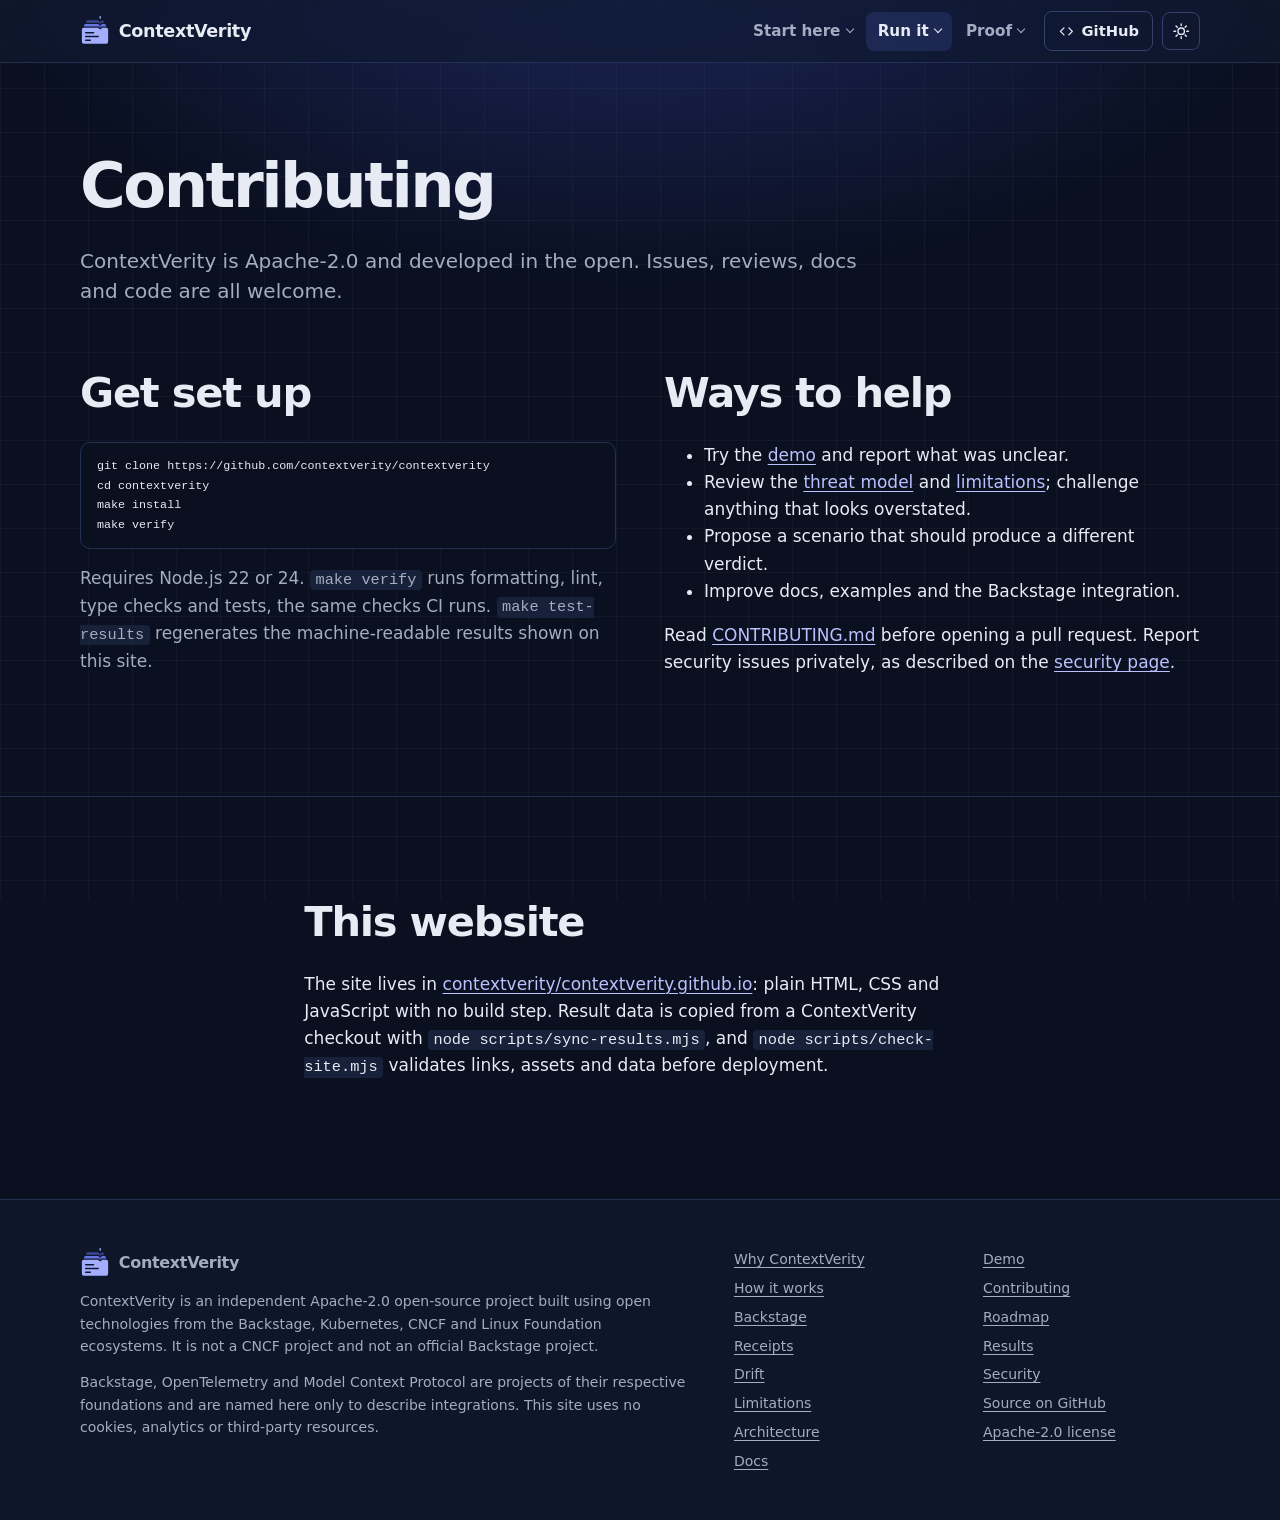
<file: contributing/index.html>
<!doctype html>
<html lang="en" data-theme="dark">
<head>
  <meta charset="utf-8">
  <meta name="viewport" content="width=device-width, initial-scale=1">
  <title>Contributing | ContextVerity</title>
  <meta name="description" content="How to set up ContextVerity locally, run the checks and contribute.">
  <meta name="color-scheme" content="dark light">
  <meta name="theme-color" content="#0a1020">
  <meta property="og:title" content="Contributing | ContextVerity">
  <meta property="og:description" content="How to set up ContextVerity locally, run the checks and contribute.">
  <meta property="og:type" content="website">
  <link rel="canonical" href="https://contextverity.github.io/contributing/">
  <link rel="icon" href="/favicon.svg" type="image/svg+xml">
  <link rel="stylesheet" href="/assets/css/site.css">
  <script>(function(){var d=document.documentElement,t=null;d.classList.add('js');try{t=new URLSearchParams(location.search).get('theme')||localStorage.getItem('cv-theme')}catch(e){}d.setAttribute('data-theme',t==='light'?'light':'dark');})();</script>
</head>
<body>
  <a class="skip" href="#main">Skip to content</a>
  <header class="site-header">
    <div class="wrap">
      <a class="brand" href="/"><img class="img-dark" src="/assets/img/logo-mark-dark.svg" alt="" width="30" height="30"><img class="img-light" src="/assets/img/logo-mark.svg" alt="" width="30" height="30">ContextVerity</a>
      <nav id="site-nav" class="site-nav" aria-label="Main">
        <ul>
          <li><details class="dd"><summary>Start here</summary><ul class="dd-menu"><li><a href="/#why">Why ContextVerity<span>The problem it addresses</span></a></li><li><a href="/#how">How it works<span>Resolve, receipt, verify</span></a></li><li><a href="/architecture/">Architecture<span>Packages, flow and boundaries</span></a></li><li><a href="/docs/">Docs<span>Guides in the repository</span></a></li></ul></details></li>
          <li><details class="dd current"><summary>Run it</summary><ul class="dd-menu"><li><a href="/demo/">Demo<span>Run locally or replay scenarios</span></a></li><li><a href="/contributing/" aria-current="page">Contributing<span>Set up and send a change</span></a></li><li><a href="/roadmap/">Roadmap<span>Known gaps and direction</span></a></li></ul></details></li>
          <li><details class="dd"><summary>Proof</summary><ul class="dd-menu"><li><a href="/results/">Results<span>Scenarios and benchmarks, from data</span></a></li><li><a href="/security/">Security<span>Model and how to report</span></a></li><li><a href="/#limits">Limitations<span>What is not checked</span></a></li></ul></details></li>
        </ul>
        <a class="gh-btn" href="https://github.com/contextverity/contextverity"><svg viewBox="0 0 24 24" aria-hidden="true" focusable="false"><path d="M8.5 7 3.5 12l5 5M15.5 7l5 5-5 5" fill="none" stroke="currentColor" stroke-width="1.9" stroke-linecap="round" stroke-linejoin="round"/></svg>GitHub</a>
      </nav>
      <button class="icon-btn theme-toggle" type="button" aria-label="Switch to light theme"><svg class="sun" viewBox="0 0 24 24" aria-hidden="true" focusable="false"><circle cx="12" cy="12" r="4.2" fill="none" stroke="currentColor" stroke-width="1.8"/><path d="M12 2.5v2.2M12 19.3v2.2M2.5 12h2.2M19.3 12h2.2M5.3 5.3l1.6 1.6M17.1 17.1l1.6 1.6M5.3 18.7l1.6-1.6M17.1 6.9l1.6-1.6" stroke="currentColor" stroke-width="1.8" stroke-linecap="round"/></svg><svg class="moon" viewBox="0 0 24 24" aria-hidden="true" focusable="false"><path d="M19.5 14.6A8 8 0 0 1 9.4 4.5a8 8 0 1 0 10.1 10.1Z" fill="none" stroke="currentColor" stroke-width="1.8" stroke-linejoin="round"/></svg></button>
      <button class="icon-btn nav-toggle" type="button" aria-expanded="false" aria-controls="site-nav" aria-label="Menu"><svg viewBox="0 0 24 24" aria-hidden="true" focusable="false"><path d="M4 7h16M4 12h16M4 17h16" stroke="currentColor" stroke-width="1.8" stroke-linecap="round"/></svg></button>
    </div>
  </header>
  <main id="main">
    <div class="page-head wrap">
      <h1>Contributing</h1>
      <p class="lede">ContextVerity is Apache-2.0 and developed in the open. Issues, reviews, docs and code are all welcome.</p>
    </div>
    <section class="section" aria-labelledby="c-start" style="border-top:0;padding-top:0">
      <div class="wrap">
        <div class="two-col">
          <div>
            <h2 id="c-start">Get set up</h2>
            <pre><code>git clone https://github.com/contextverity/contextverity
cd contextverity
make install
make verify</code></pre>
            <p class="muted">Requires Node.js 22 or 24. <code>make verify</code> runs formatting, lint, type checks and tests, the same checks CI runs. <code>make test-results</code> regenerates the machine-readable results shown on this site.</p>
          </div>
          <div class="prose">
            <h2>Ways to help</h2>
            <ul>
              <li>Try the <a href="/demo/">demo</a> and report what was unclear.</li>
              <li>Review the <a href="https://github.com/contextverity/contextverity/blob/main/docs/threat-model.md">threat model</a> and <a href="https://github.com/contextverity/contextverity/blob/main/docs/limitations.md">limitations</a>; challenge anything that looks overstated.</li>
              <li>Propose a scenario that should produce a different verdict.</li>
              <li>Improve docs, examples and the Backstage integration.</li>
            </ul>
            <p>Read <a href="https://github.com/contextverity/contextverity/blob/main/CONTRIBUTING.md">CONTRIBUTING.md</a> before opening a pull request. Report security issues privately, as described on the <a href="/security/">security page</a>.</p>
          </div>
        </div>
      </div>
    </section>
    <section class="section" aria-labelledby="c-site">
      <div class="wrap prose">
        <h2 id="c-site">This website</h2>
        <p>The site lives in <a href="https://github.com/contextverity/contextverity.github.io">contextverity/contextverity.github.io</a>: plain HTML, CSS and JavaScript with no build step. Result data is copied from a ContextVerity checkout with <code>node scripts/sync-results.mjs</code>, and <code>node scripts/check-site.mjs</code> validates links, assets and data before deployment.</p>
      </div>
    </section>
  </main>
  <footer class="site-footer">
    <div class="wrap">
      <div>
        <a class="brand" href="/"><img class="img-dark" src="/assets/img/logo-mark-dark.svg" alt="" width="24" height="24"><img class="img-light" src="/assets/img/logo-mark.svg" alt="" width="24" height="24">ContextVerity</a>
        <p>ContextVerity is an independent Apache-2.0 open-source project built using open technologies from the Backstage, Kubernetes, CNCF and Linux Foundation ecosystems. It is not a CNCF project and not an official Backstage project.</p>
        <p>Backstage, OpenTelemetry and Model Context Protocol are projects of their respective foundations and are named here only to describe integrations. This site uses no cookies, analytics or third-party resources.</p>
      </div>
      <nav aria-label="Footer">
        <ul>
          <li><a href="/#why">Why ContextVerity</a></li>
          <li><a href="/#how">How it works</a></li>
          <li><a href="/#backstage">Backstage</a></li>
          <li><a href="/#receipts">Receipts</a></li>
          <li><a href="/#drift">Drift</a></li>
          <li><a href="/#limits">Limitations</a></li>
          <li><a href="/architecture/">Architecture</a></li>
          <li><a href="/docs/">Docs</a></li>
          <li><a href="/demo/">Demo</a></li>
          <li><a href="/contributing/">Contributing</a></li>
          <li><a href="/roadmap/">Roadmap</a></li>
          <li><a href="/results/">Results</a></li>
          <li><a href="/security/">Security</a></li>
          <li><a href="https://github.com/contextverity/contextverity">Source on GitHub</a></li>
          <li><a href="https://github.com/contextverity/contextverity/blob/main/LICENSE">Apache-2.0 license</a></li>
        </ul>
      </nav>
    </div>
  </footer>
  <script src="/assets/js/site.js" defer></script>

</body>
</html>
</file>
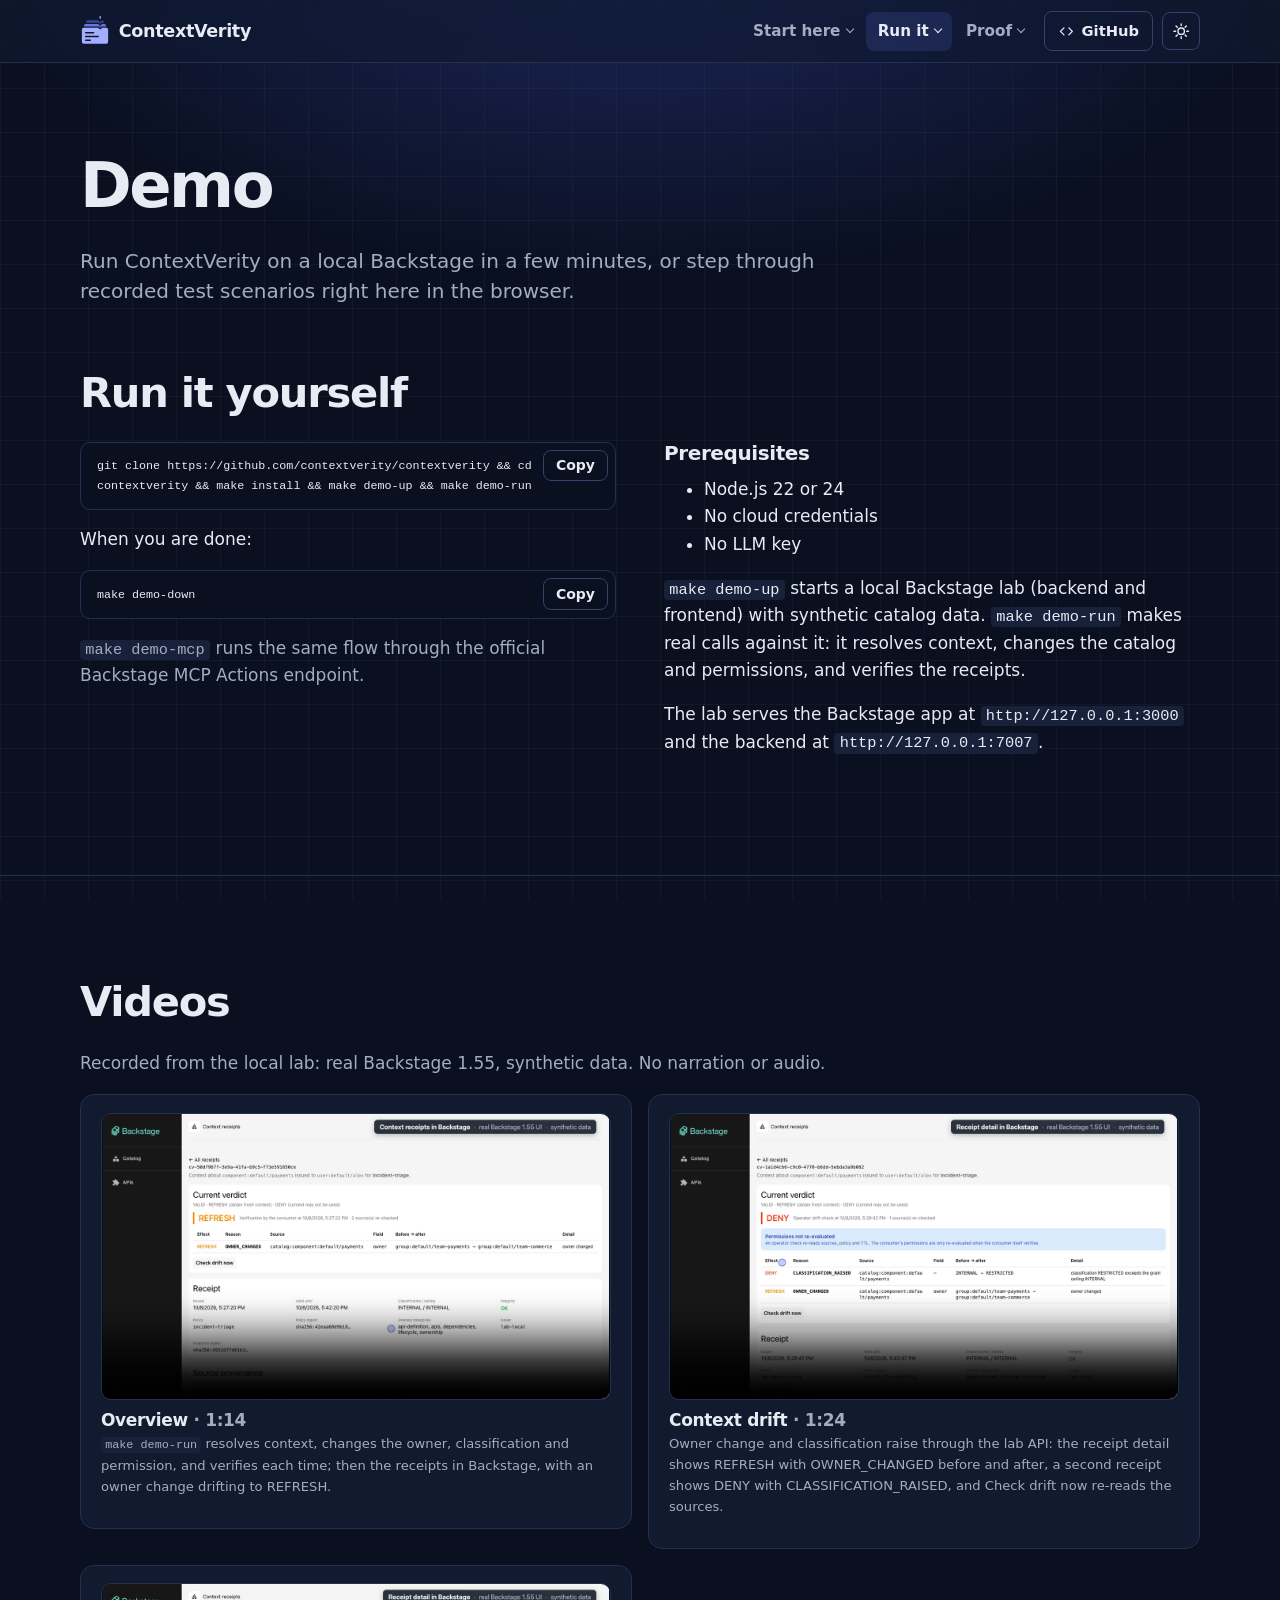
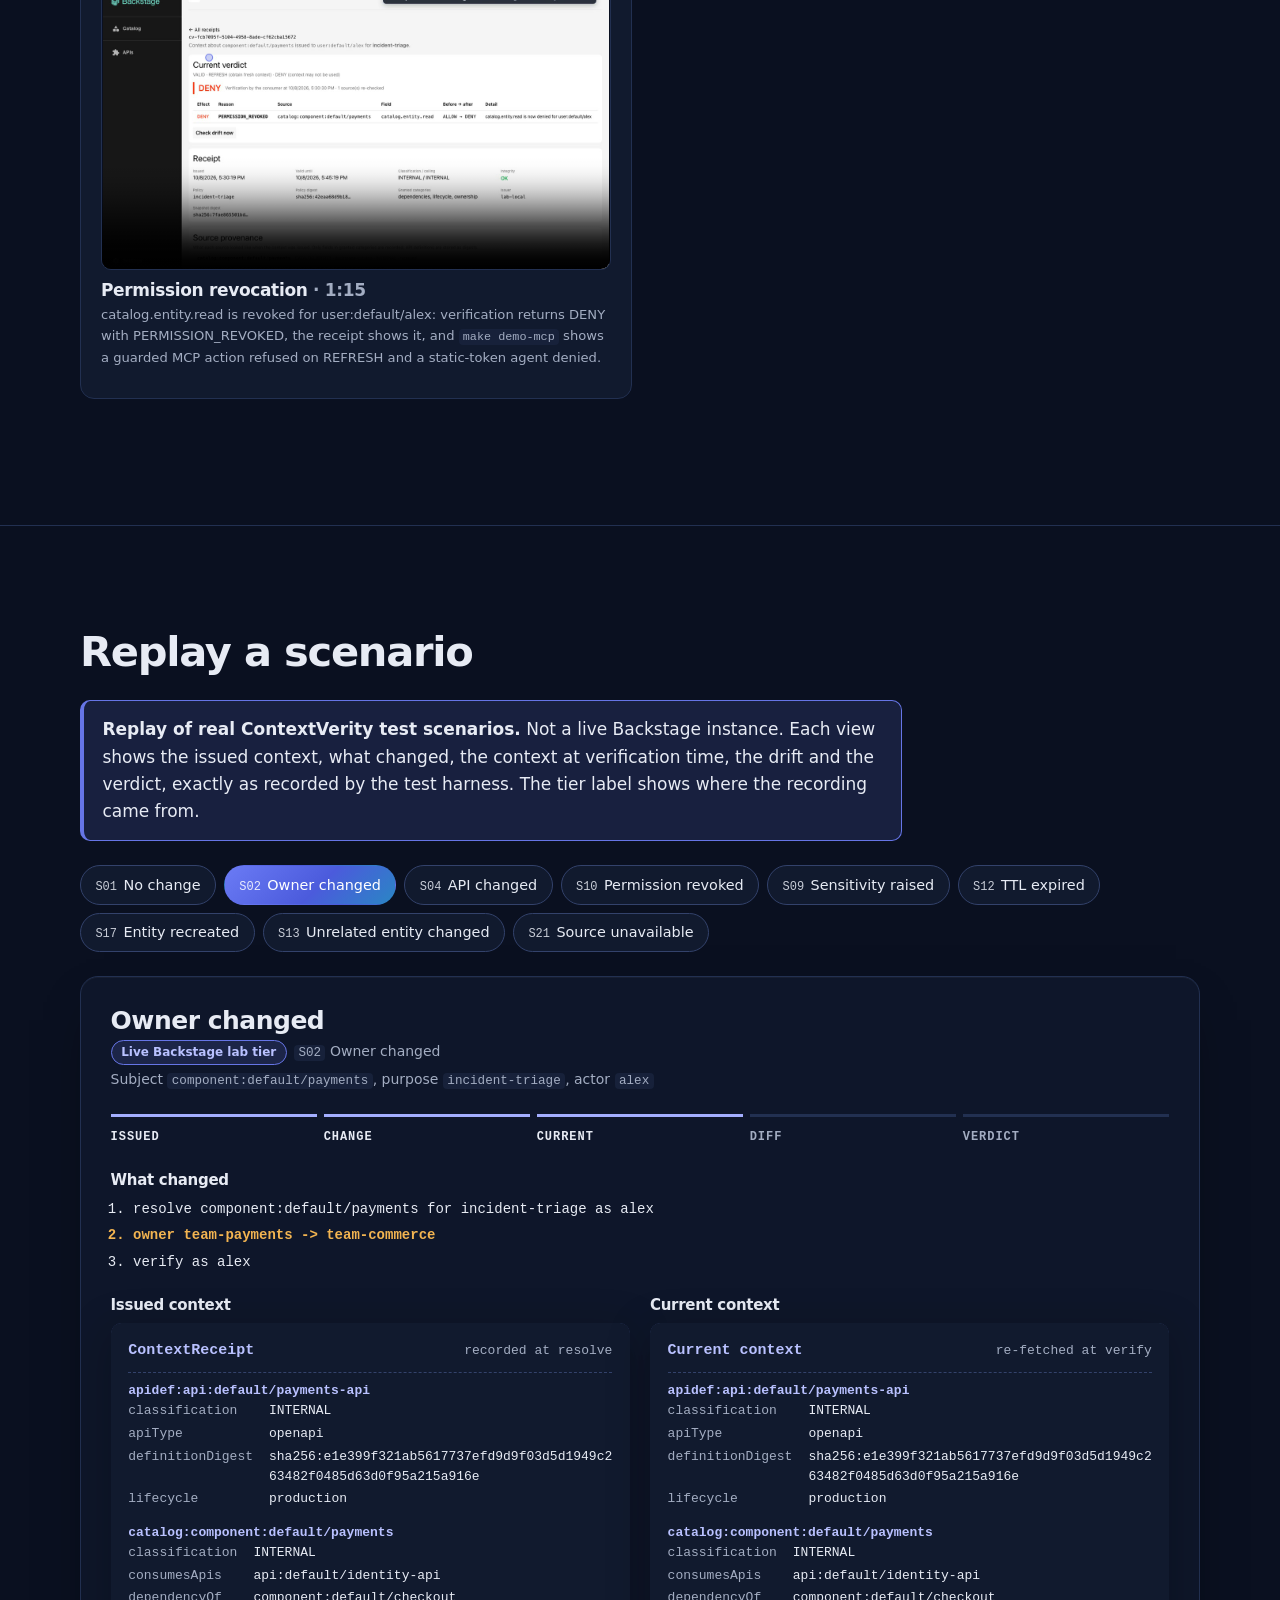
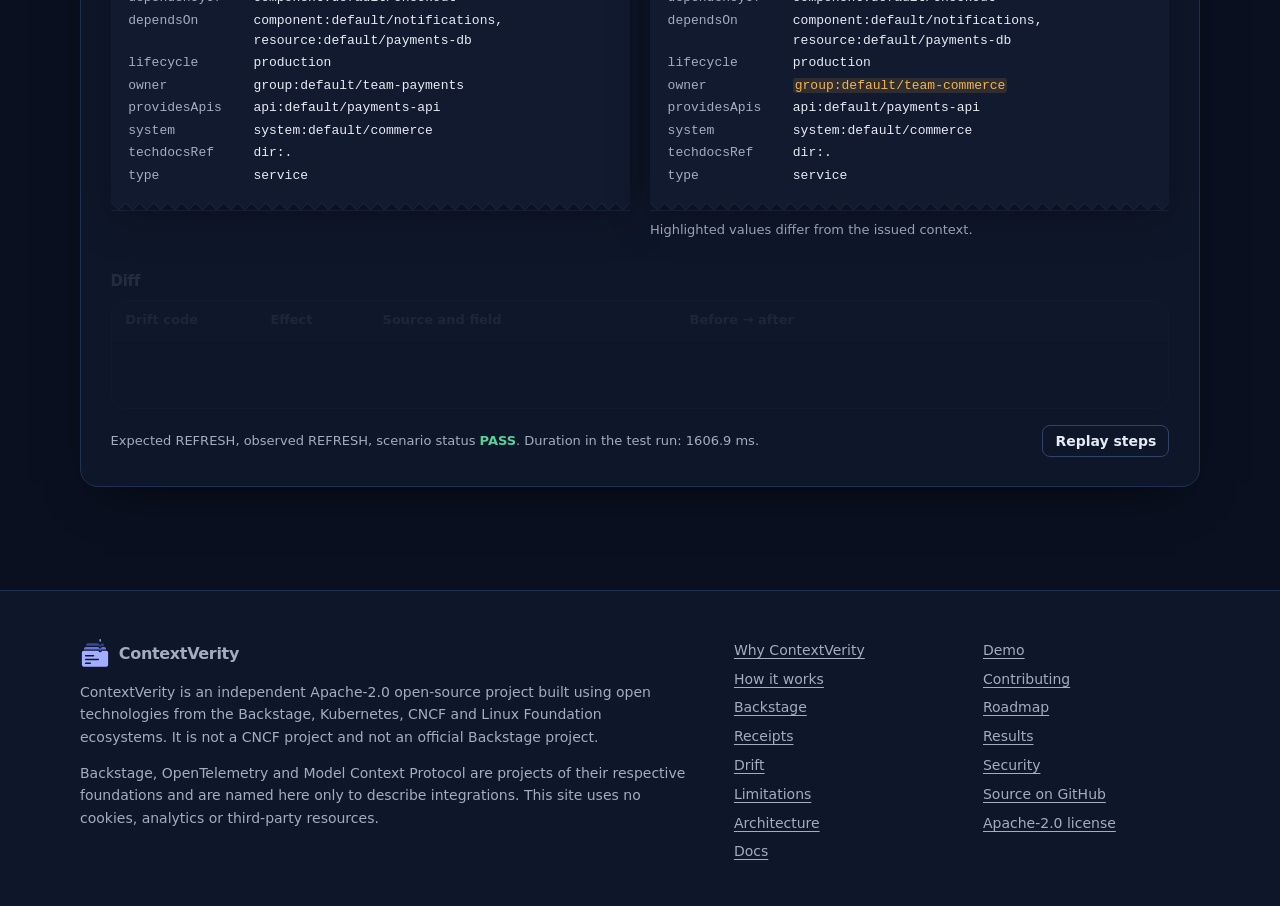
<file: demo/index.html>
<!doctype html>
<html lang="en" data-theme="dark">
<head>
  <meta charset="utf-8">
  <meta name="viewport" content="width=device-width, initial-scale=1">
  <title>Demo | ContextVerity</title>
  <meta name="description" content="Run the ContextVerity demo on a local Backstage lab, or replay recorded test scenarios in the browser: owner changes, API changes, revoked permissions and more.">
  <meta name="color-scheme" content="dark light">
  <meta name="theme-color" content="#0a1020">
  <meta property="og:title" content="Demo | ContextVerity">
  <meta property="og:description" content="Run the ContextVerity demo on a local Backstage lab, or replay recorded test scenarios in the browser: owner changes, API changes, revoked permissions and more.">
  <meta property="og:type" content="website">
  <link rel="canonical" href="https://contextverity.github.io/demo/">
  <link rel="icon" href="/favicon.svg" type="image/svg+xml">
  <link rel="stylesheet" href="/assets/css/site.css">
  <script>(function(){var d=document.documentElement,t=null;d.classList.add('js');try{t=new URLSearchParams(location.search).get('theme')||localStorage.getItem('cv-theme')}catch(e){}d.setAttribute('data-theme',t==='light'?'light':'dark');})();</script>
</head>
<body>
  <a class="skip" href="#main">Skip to content</a>
  <header class="site-header">
    <div class="wrap">
      <a class="brand" href="/"><img class="img-dark" src="/assets/img/logo-mark-dark.svg" alt="" width="30" height="30"><img class="img-light" src="/assets/img/logo-mark.svg" alt="" width="30" height="30">ContextVerity</a>
      <nav id="site-nav" class="site-nav" aria-label="Main">
        <ul>
          <li><details class="dd"><summary>Start here</summary><ul class="dd-menu"><li><a href="/#why">Why ContextVerity<span>The problem it addresses</span></a></li><li><a href="/#how">How it works<span>Resolve, receipt, verify</span></a></li><li><a href="/architecture/">Architecture<span>Packages, flow and boundaries</span></a></li><li><a href="/docs/">Docs<span>Guides in the repository</span></a></li></ul></details></li>
          <li><details class="dd current"><summary>Run it</summary><ul class="dd-menu"><li><a href="/demo/" aria-current="page">Demo<span>Run locally or replay scenarios</span></a></li><li><a href="/contributing/">Contributing<span>Set up and send a change</span></a></li><li><a href="/roadmap/">Roadmap<span>Known gaps and direction</span></a></li></ul></details></li>
          <li><details class="dd"><summary>Proof</summary><ul class="dd-menu"><li><a href="/results/">Results<span>Scenarios and benchmarks, from data</span></a></li><li><a href="/security/">Security<span>Model and how to report</span></a></li><li><a href="/#limits">Limitations<span>What is not checked</span></a></li></ul></details></li>
        </ul>
        <a class="gh-btn" href="https://github.com/contextverity/contextverity"><svg viewBox="0 0 24 24" aria-hidden="true" focusable="false"><path d="M8.5 7 3.5 12l5 5M15.5 7l5 5-5 5" fill="none" stroke="currentColor" stroke-width="1.9" stroke-linecap="round" stroke-linejoin="round"/></svg>GitHub</a>
      </nav>
      <button class="icon-btn theme-toggle" type="button" aria-label="Switch to light theme"><svg class="sun" viewBox="0 0 24 24" aria-hidden="true" focusable="false"><circle cx="12" cy="12" r="4.2" fill="none" stroke="currentColor" stroke-width="1.8"/><path d="M12 2.5v2.2M12 19.3v2.2M2.5 12h2.2M19.3 12h2.2M5.3 5.3l1.6 1.6M17.1 17.1l1.6 1.6M5.3 18.7l1.6-1.6M17.1 6.9l1.6-1.6" stroke="currentColor" stroke-width="1.8" stroke-linecap="round"/></svg><svg class="moon" viewBox="0 0 24 24" aria-hidden="true" focusable="false"><path d="M19.5 14.6A8 8 0 0 1 9.4 4.5a8 8 0 1 0 10.1 10.1Z" fill="none" stroke="currentColor" stroke-width="1.8" stroke-linejoin="round"/></svg></button>
      <button class="icon-btn nav-toggle" type="button" aria-expanded="false" aria-controls="site-nav" aria-label="Menu"><svg viewBox="0 0 24 24" aria-hidden="true" focusable="false"><path d="M4 7h16M4 12h16M4 17h16" stroke="currentColor" stroke-width="1.8" stroke-linecap="round"/></svg></button>
    </div>
  </header>
  <main id="main">
    <div class="page-head wrap">
      <h1>Demo</h1>
      <p class="lede">Run ContextVerity on a local Backstage in a few minutes, or step through recorded test scenarios right here in the browser.</p>
    </div>
    <section class="section" aria-labelledby="d-run" style="border-top:0;padding-top:0">
      <div class="wrap">
        <h2 id="d-run">Run it yourself</h2>
        <div class="two-col">
          <div>
            <div class="cmd">
              <button class="btn btn-secondary btn-small copy" type="button" data-copy="cmd-up" hidden>Copy</button>
              <pre><code id="cmd-up">git clone https://github.com/contextverity/contextverity &amp;&amp; cd contextverity &amp;&amp; make install &amp;&amp; make demo-up &amp;&amp; make demo-run</code></pre>
            </div>
            <p>When you are done:</p>
            <div class="cmd">
              <button class="btn btn-secondary btn-small copy" type="button" data-copy="cmd-down" hidden>Copy</button>
              <pre><code id="cmd-down">make demo-down</code></pre>
            </div>
            <p class="muted"><code>make demo-mcp</code> runs the same flow through the official Backstage MCP Actions endpoint.</p>
          </div>
          <div class="prose">
            <h3>Prerequisites</h3>
            <ul>
              <li>Node.js 22 or 24</li>
              <li>No cloud credentials</li>
              <li>No LLM key</li>
            </ul>
            <p><code>make demo-up</code> starts a local Backstage lab (backend and frontend) with synthetic catalog data. <code>make demo-run</code> makes real calls against it: it resolves context, changes the catalog and permissions, and verifies the receipts.</p>
            <p>The lab serves the Backstage app at <code>http://127.0.0.1:3000</code> and the backend at <code>http://127.0.0.1:7007</code>.</p>
          </div>
        </div>
      </div>
    </section>

    <section class="section" aria-labelledby="d-videos">
      <div class="wrap">
        <h2 id="d-videos">Videos</h2>
        <p class="muted">Recorded from the local lab: real Backstage 1.55, synthetic data. No narration or audio.</p>
        <div class="chart-grid">
          <figure class="chart-card">
            <video controls muted preload="none" playsinline poster="/assets/video/contextverity-overview.jpg" aria-label="Overview demo video">
              <source src="/assets/video/contextverity-overview.mp4" type="video/mp4">
              <a href="/assets/video/contextverity-overview.mp4">Download the overview video (MP4)</a>
            </video>
            <figcaption><h3>Overview <span class="muted">· 1:14</span></h3><p class="sub"><code>make demo-run</code> resolves context, changes the owner, classification and permission, and verifies each time; then the receipts in Backstage, with an owner change drifting to REFRESH.</p></figcaption>
          </figure>
          <figure class="chart-card">
            <video controls muted preload="none" playsinline poster="/assets/video/contextverity-context-drift.jpg" aria-label="Context drift demo video">
              <source src="/assets/video/contextverity-context-drift.mp4" type="video/mp4">
              <a href="/assets/video/contextverity-context-drift.mp4">Download the context drift video (MP4)</a>
            </video>
            <figcaption><h3>Context drift <span class="muted">· 1:24</span></h3><p class="sub">Owner change and classification raise through the lab API: the receipt detail shows REFRESH with OWNER_CHANGED before and after, a second receipt shows DENY with CLASSIFICATION_RAISED, and Check drift now re-reads the sources.</p></figcaption>
          </figure>
          <figure class="chart-card">
            <video controls muted preload="none" playsinline poster="/assets/video/contextverity-permission-revocation.jpg" aria-label="Permission revocation demo video">
              <source src="/assets/video/contextverity-permission-revocation.mp4" type="video/mp4">
              <a href="/assets/video/contextverity-permission-revocation.mp4">Download the permission revocation video (MP4)</a>
            </video>
            <figcaption><h3>Permission revocation <span class="muted">· 1:15</span></h3><p class="sub">catalog.entity.read is revoked for user:default/alex: verification returns DENY with PERMISSION_REVOKED, the receipt shows it, and <code>make demo-mcp</code> shows a guarded MCP action refused on REFRESH and a static-token agent denied.</p></figcaption>
          </figure>
        </div>
      </div>
    </section>

    <section class="section" aria-labelledby="d-replay">
      <div class="wrap">
        <h2 id="d-replay">Replay a scenario</h2>
        <div class="callout info">
          <p><strong>Replay of real ContextVerity test scenarios.</strong> Not a live Backstage instance. Each view shows the issued context, what changed, the context at verification time, the drift and the verdict, exactly as recorded by the test harness. The tier label shows where the recording came from.</p>
        </div>
        <ul class="picker" id="picker" aria-label="Scenarios"></ul>
        <div class="replay" id="replay" aria-live="polite" aria-busy="true"><p class="muted">Loading recorded scenarios…</p></div>
        <noscript><p class="empty">The replay needs JavaScript. The recorded data is in the ContextVerity repository under <a href="https://github.com/contextverity/contextverity/tree/main/test-results">test-results/</a>.</p></noscript>
      </div>
    </section>
  </main>
  <footer class="site-footer">
    <div class="wrap">
      <div>
        <a class="brand" href="/"><img class="img-dark" src="/assets/img/logo-mark-dark.svg" alt="" width="24" height="24"><img class="img-light" src="/assets/img/logo-mark.svg" alt="" width="24" height="24">ContextVerity</a>
        <p>ContextVerity is an independent Apache-2.0 open-source project built using open technologies from the Backstage, Kubernetes, CNCF and Linux Foundation ecosystems. It is not a CNCF project and not an official Backstage project.</p>
        <p>Backstage, OpenTelemetry and Model Context Protocol are projects of their respective foundations and are named here only to describe integrations. This site uses no cookies, analytics or third-party resources.</p>
      </div>
      <nav aria-label="Footer">
        <ul>
          <li><a href="/#why">Why ContextVerity</a></li>
          <li><a href="/#how">How it works</a></li>
          <li><a href="/#backstage">Backstage</a></li>
          <li><a href="/#receipts">Receipts</a></li>
          <li><a href="/#drift">Drift</a></li>
          <li><a href="/#limits">Limitations</a></li>
          <li><a href="/architecture/">Architecture</a></li>
          <li><a href="/docs/">Docs</a></li>
          <li><a href="/demo/">Demo</a></li>
          <li><a href="/contributing/">Contributing</a></li>
          <li><a href="/roadmap/">Roadmap</a></li>
          <li><a href="/results/">Results</a></li>
          <li><a href="/security/">Security</a></li>
          <li><a href="https://github.com/contextverity/contextverity">Source on GitHub</a></li>
          <li><a href="https://github.com/contextverity/contextverity/blob/main/LICENSE">Apache-2.0 license</a></li>
        </ul>
      </nav>
    </div>
  </footer>
  <script src="/assets/js/site.js" defer></script>
  <script src="/assets/js/demo.js" defer></script>
</body>
</html>
</file>
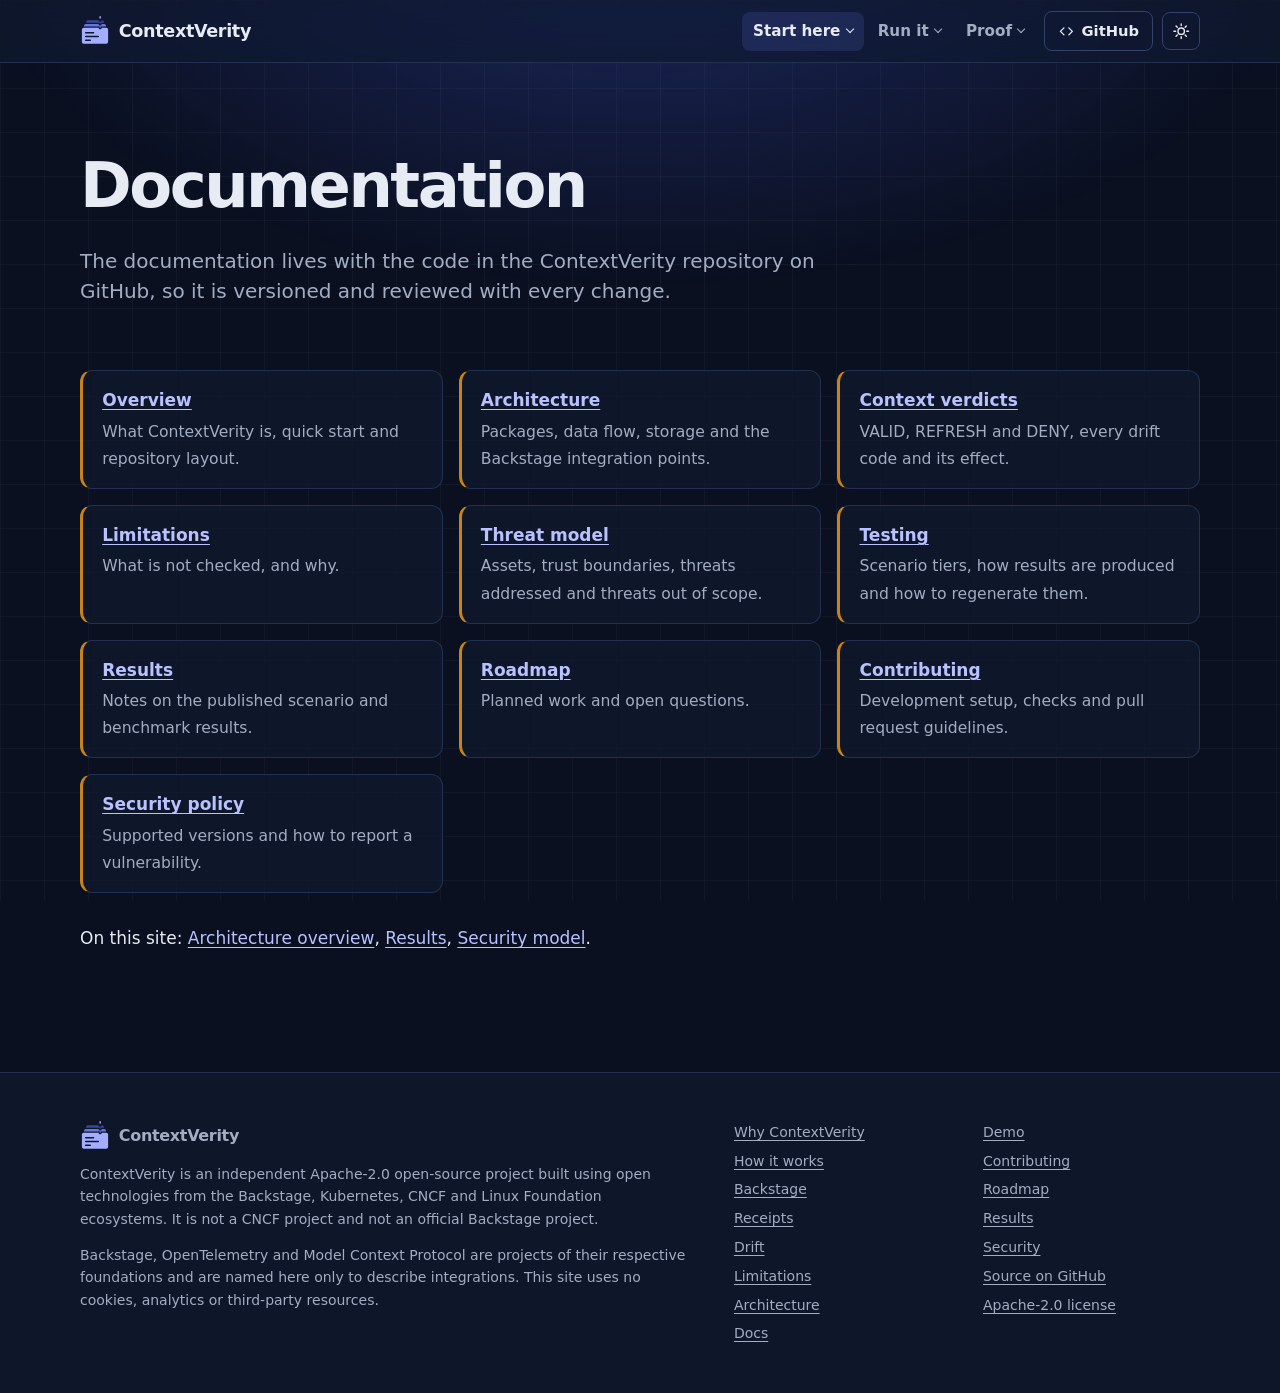
<file: docs/index.html>
<!doctype html>
<html lang="en" data-theme="dark">
<head>
  <meta charset="utf-8">
  <meta name="viewport" content="width=device-width, initial-scale=1">
  <title>Docs | ContextVerity</title>
  <meta name="description" content="Links to the ContextVerity documentation on GitHub: architecture, verdicts, limitations, threat model, testing and results.">
  <meta name="color-scheme" content="dark light">
  <meta name="theme-color" content="#0a1020">
  <meta property="og:title" content="Docs | ContextVerity">
  <meta property="og:description" content="Links to the ContextVerity documentation on GitHub: architecture, verdicts, limitations, threat model, testing and results.">
  <meta property="og:type" content="website">
  <link rel="canonical" href="https://contextverity.github.io/docs/">
  <link rel="icon" href="/favicon.svg" type="image/svg+xml">
  <link rel="stylesheet" href="/assets/css/site.css">
  <script>(function(){var d=document.documentElement,t=null;d.classList.add('js');try{t=new URLSearchParams(location.search).get('theme')||localStorage.getItem('cv-theme')}catch(e){}d.setAttribute('data-theme',t==='light'?'light':'dark');})();</script>
</head>
<body>
  <a class="skip" href="#main">Skip to content</a>
  <header class="site-header">
    <div class="wrap">
      <a class="brand" href="/"><img class="img-dark" src="/assets/img/logo-mark-dark.svg" alt="" width="30" height="30"><img class="img-light" src="/assets/img/logo-mark.svg" alt="" width="30" height="30">ContextVerity</a>
      <nav id="site-nav" class="site-nav" aria-label="Main">
        <ul>
          <li><details class="dd current"><summary>Start here</summary><ul class="dd-menu"><li><a href="/#why">Why ContextVerity<span>The problem it addresses</span></a></li><li><a href="/#how">How it works<span>Resolve, receipt, verify</span></a></li><li><a href="/architecture/">Architecture<span>Packages, flow and boundaries</span></a></li><li><a href="/docs/" aria-current="page">Docs<span>Guides in the repository</span></a></li></ul></details></li>
          <li><details class="dd"><summary>Run it</summary><ul class="dd-menu"><li><a href="/demo/">Demo<span>Run locally or replay scenarios</span></a></li><li><a href="/contributing/">Contributing<span>Set up and send a change</span></a></li><li><a href="/roadmap/">Roadmap<span>Known gaps and direction</span></a></li></ul></details></li>
          <li><details class="dd"><summary>Proof</summary><ul class="dd-menu"><li><a href="/results/">Results<span>Scenarios and benchmarks, from data</span></a></li><li><a href="/security/">Security<span>Model and how to report</span></a></li><li><a href="/#limits">Limitations<span>What is not checked</span></a></li></ul></details></li>
        </ul>
        <a class="gh-btn" href="https://github.com/contextverity/contextverity"><svg viewBox="0 0 24 24" aria-hidden="true" focusable="false"><path d="M8.5 7 3.5 12l5 5M15.5 7l5 5-5 5" fill="none" stroke="currentColor" stroke-width="1.9" stroke-linecap="round" stroke-linejoin="round"/></svg>GitHub</a>
      </nav>
      <button class="icon-btn theme-toggle" type="button" aria-label="Switch to light theme"><svg class="sun" viewBox="0 0 24 24" aria-hidden="true" focusable="false"><circle cx="12" cy="12" r="4.2" fill="none" stroke="currentColor" stroke-width="1.8"/><path d="M12 2.5v2.2M12 19.3v2.2M2.5 12h2.2M19.3 12h2.2M5.3 5.3l1.6 1.6M17.1 17.1l1.6 1.6M5.3 18.7l1.6-1.6M17.1 6.9l1.6-1.6" stroke="currentColor" stroke-width="1.8" stroke-linecap="round"/></svg><svg class="moon" viewBox="0 0 24 24" aria-hidden="true" focusable="false"><path d="M19.5 14.6A8 8 0 0 1 9.4 4.5a8 8 0 1 0 10.1 10.1Z" fill="none" stroke="currentColor" stroke-width="1.8" stroke-linejoin="round"/></svg></button>
      <button class="icon-btn nav-toggle" type="button" aria-expanded="false" aria-controls="site-nav" aria-label="Menu"><svg viewBox="0 0 24 24" aria-hidden="true" focusable="false"><path d="M4 7h16M4 12h16M4 17h16" stroke="currentColor" stroke-width="1.8" stroke-linecap="round"/></svg></button>
    </div>
  </header>
  <main id="main">
    <div class="page-head wrap">
      <h1>Documentation</h1>
      <p class="lede">The documentation lives with the code in the ContextVerity repository on GitHub, so it is versioned and reviewed with every change.</p>
    </div>
    <section class="section" aria-label="Documents" style="border-top:0;padding-top:0">
      <div class="wrap">
        <ul class="limits" data-reveal>
          <li><b><a href="https://github.com/contextverity/contextverity/blob/main/README.md">Overview</a></b><span>What ContextVerity is, quick start and repository layout.</span></li>
          <li><b><a href="https://github.com/contextverity/contextverity/blob/main/docs/architecture.md">Architecture</a></b><span>Packages, data flow, storage and the Backstage integration points.</span></li>
          <li><b><a href="https://github.com/contextverity/contextverity/blob/main/docs/context-verdicts.md">Context verdicts</a></b><span>VALID, REFRESH and DENY, every drift code and its effect.</span></li>
          <li><b><a href="https://github.com/contextverity/contextverity/blob/main/docs/limitations.md">Limitations</a></b><span>What is not checked, and why.</span></li>
          <li><b><a href="https://github.com/contextverity/contextverity/blob/main/docs/threat-model.md">Threat model</a></b><span>Assets, trust boundaries, threats addressed and threats out of scope.</span></li>
          <li><b><a href="https://github.com/contextverity/contextverity/blob/main/docs/testing.md">Testing</a></b><span>Scenario tiers, how results are produced and how to regenerate them.</span></li>
          <li><b><a href="https://github.com/contextverity/contextverity/blob/main/docs/results.md">Results</a></b><span>Notes on the published scenario and benchmark results.</span></li>
          <li><b><a href="https://github.com/contextverity/contextverity/blob/main/ROADMAP.md">Roadmap</a></b><span>Planned work and open questions.</span></li>
          <li><b><a href="https://github.com/contextverity/contextverity/blob/main/CONTRIBUTING.md">Contributing</a></b><span>Development setup, checks and pull request guidelines.</span></li>
          <li><b><a href="https://github.com/contextverity/contextverity/blob/main/SECURITY.md">Security policy</a></b><span>Supported versions and how to report a vulnerability.</span></li>
        </ul>
        <p style="margin-top:2rem">On this site: <a href="/architecture/">Architecture overview</a>, <a href="/results/">Results</a>, <a href="/security/">Security model</a>.</p>
      </div>
    </section>
  </main>
  <footer class="site-footer">
    <div class="wrap">
      <div>
        <a class="brand" href="/"><img class="img-dark" src="/assets/img/logo-mark-dark.svg" alt="" width="24" height="24"><img class="img-light" src="/assets/img/logo-mark.svg" alt="" width="24" height="24">ContextVerity</a>
        <p>ContextVerity is an independent Apache-2.0 open-source project built using open technologies from the Backstage, Kubernetes, CNCF and Linux Foundation ecosystems. It is not a CNCF project and not an official Backstage project.</p>
        <p>Backstage, OpenTelemetry and Model Context Protocol are projects of their respective foundations and are named here only to describe integrations. This site uses no cookies, analytics or third-party resources.</p>
      </div>
      <nav aria-label="Footer">
        <ul>
          <li><a href="/#why">Why ContextVerity</a></li>
          <li><a href="/#how">How it works</a></li>
          <li><a href="/#backstage">Backstage</a></li>
          <li><a href="/#receipts">Receipts</a></li>
          <li><a href="/#drift">Drift</a></li>
          <li><a href="/#limits">Limitations</a></li>
          <li><a href="/architecture/">Architecture</a></li>
          <li><a href="/docs/">Docs</a></li>
          <li><a href="/demo/">Demo</a></li>
          <li><a href="/contributing/">Contributing</a></li>
          <li><a href="/roadmap/">Roadmap</a></li>
          <li><a href="/results/">Results</a></li>
          <li><a href="/security/">Security</a></li>
          <li><a href="https://github.com/contextverity/contextverity">Source on GitHub</a></li>
          <li><a href="https://github.com/contextverity/contextverity/blob/main/LICENSE">Apache-2.0 license</a></li>
        </ul>
      </nav>
    </div>
  </footer>
  <script src="/assets/js/site.js" defer></script>

</body>
</html>
</file>
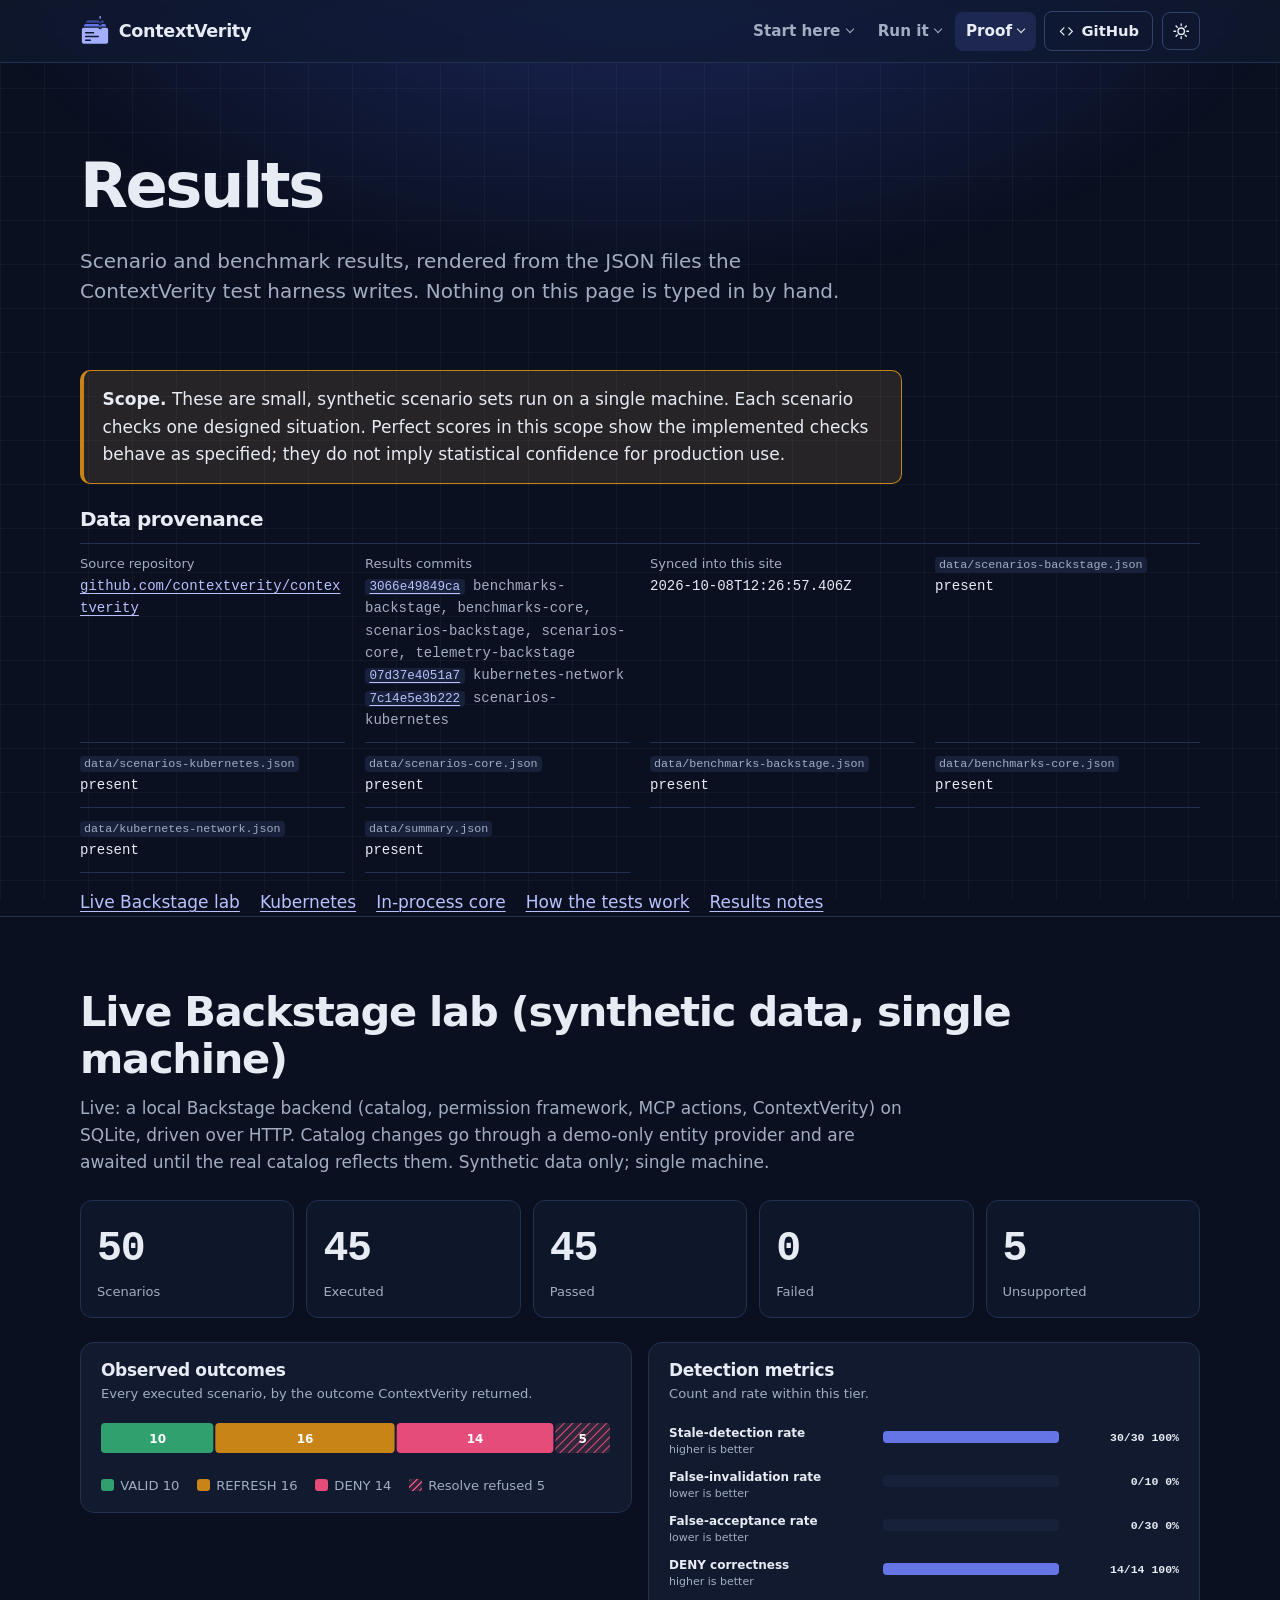
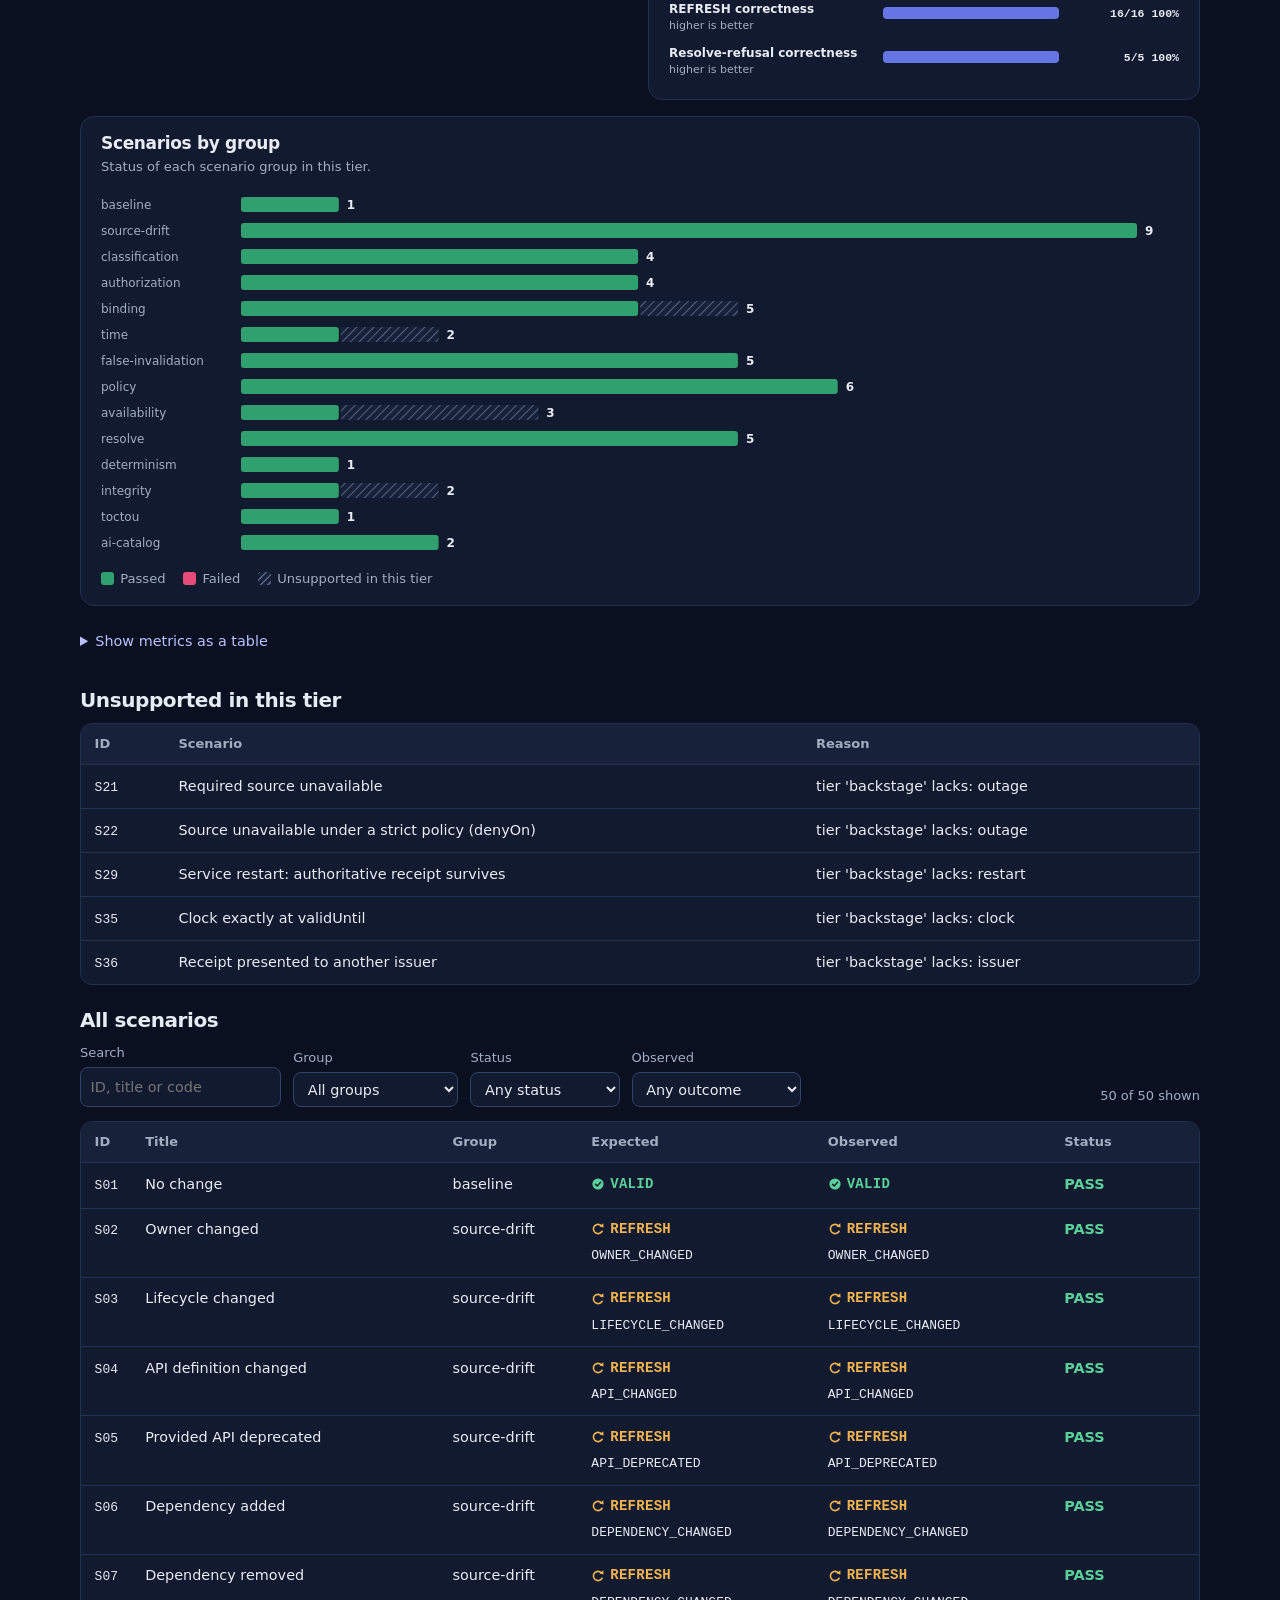
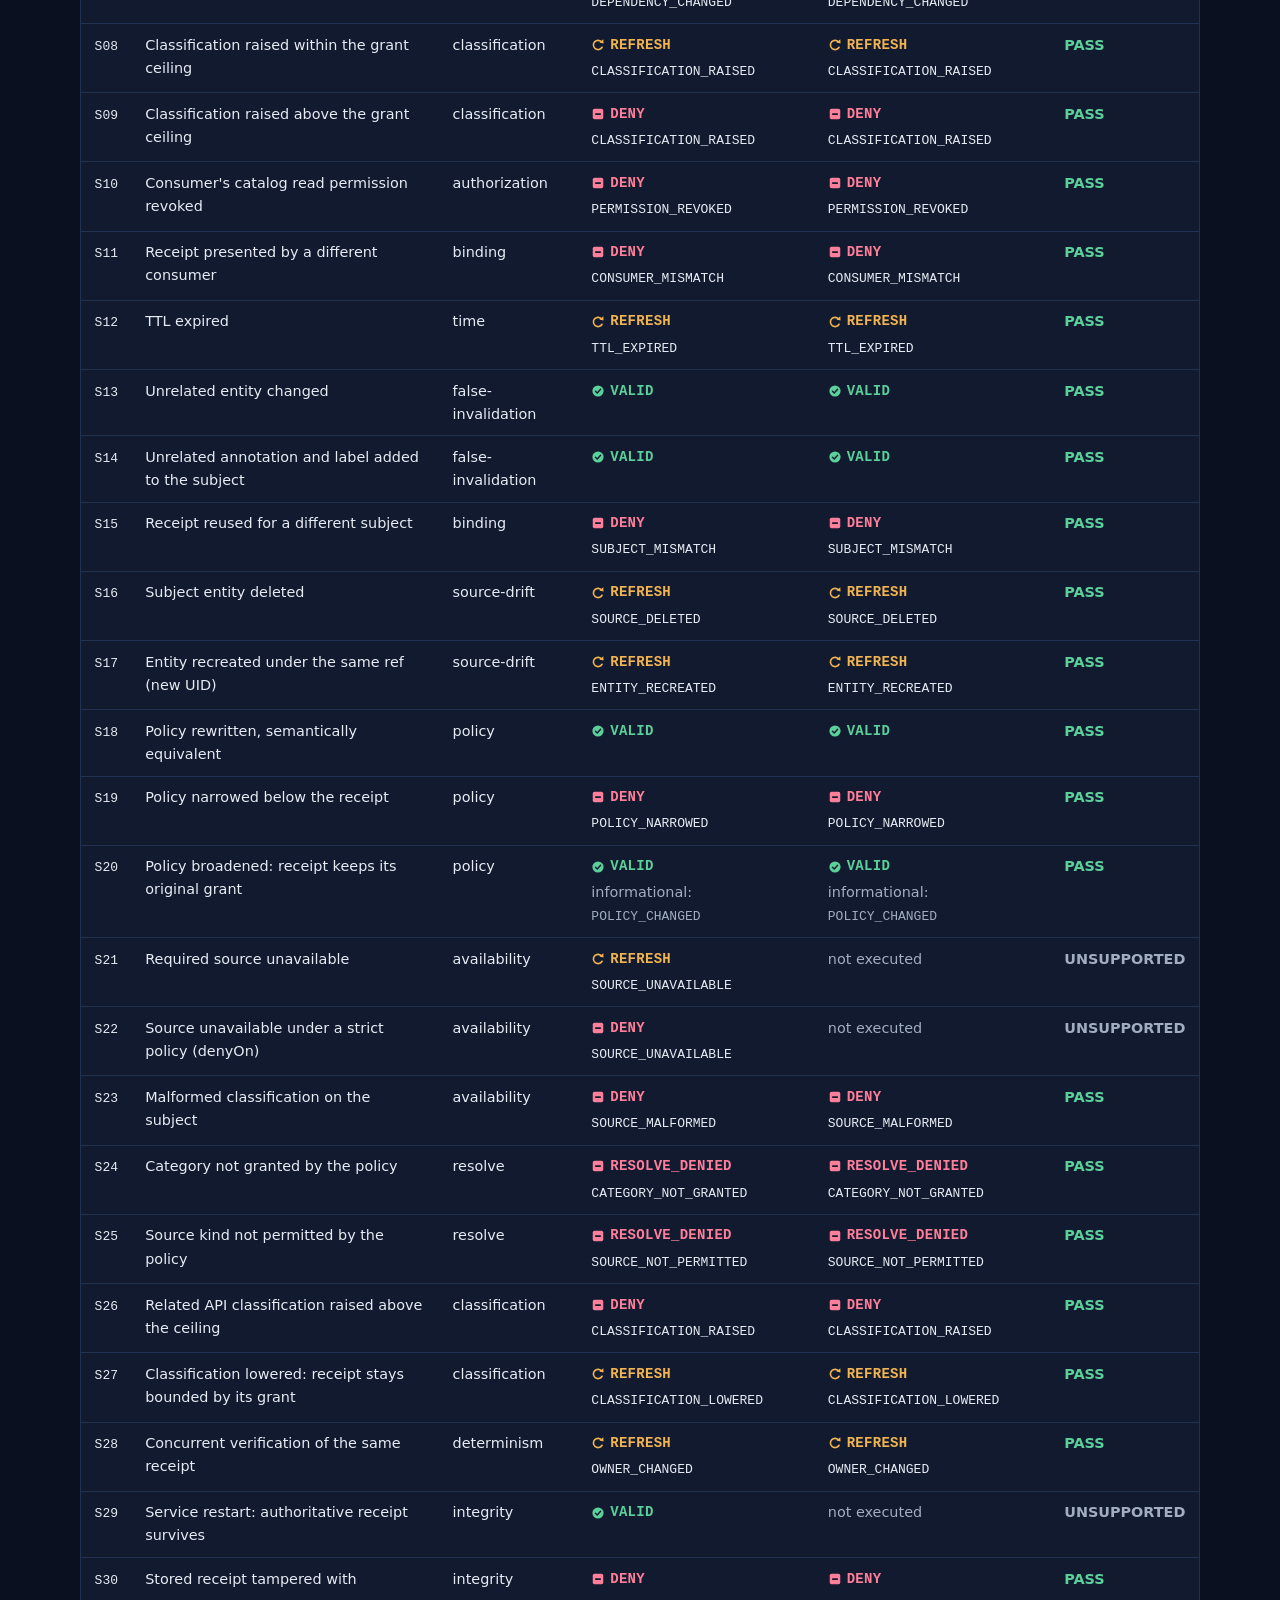
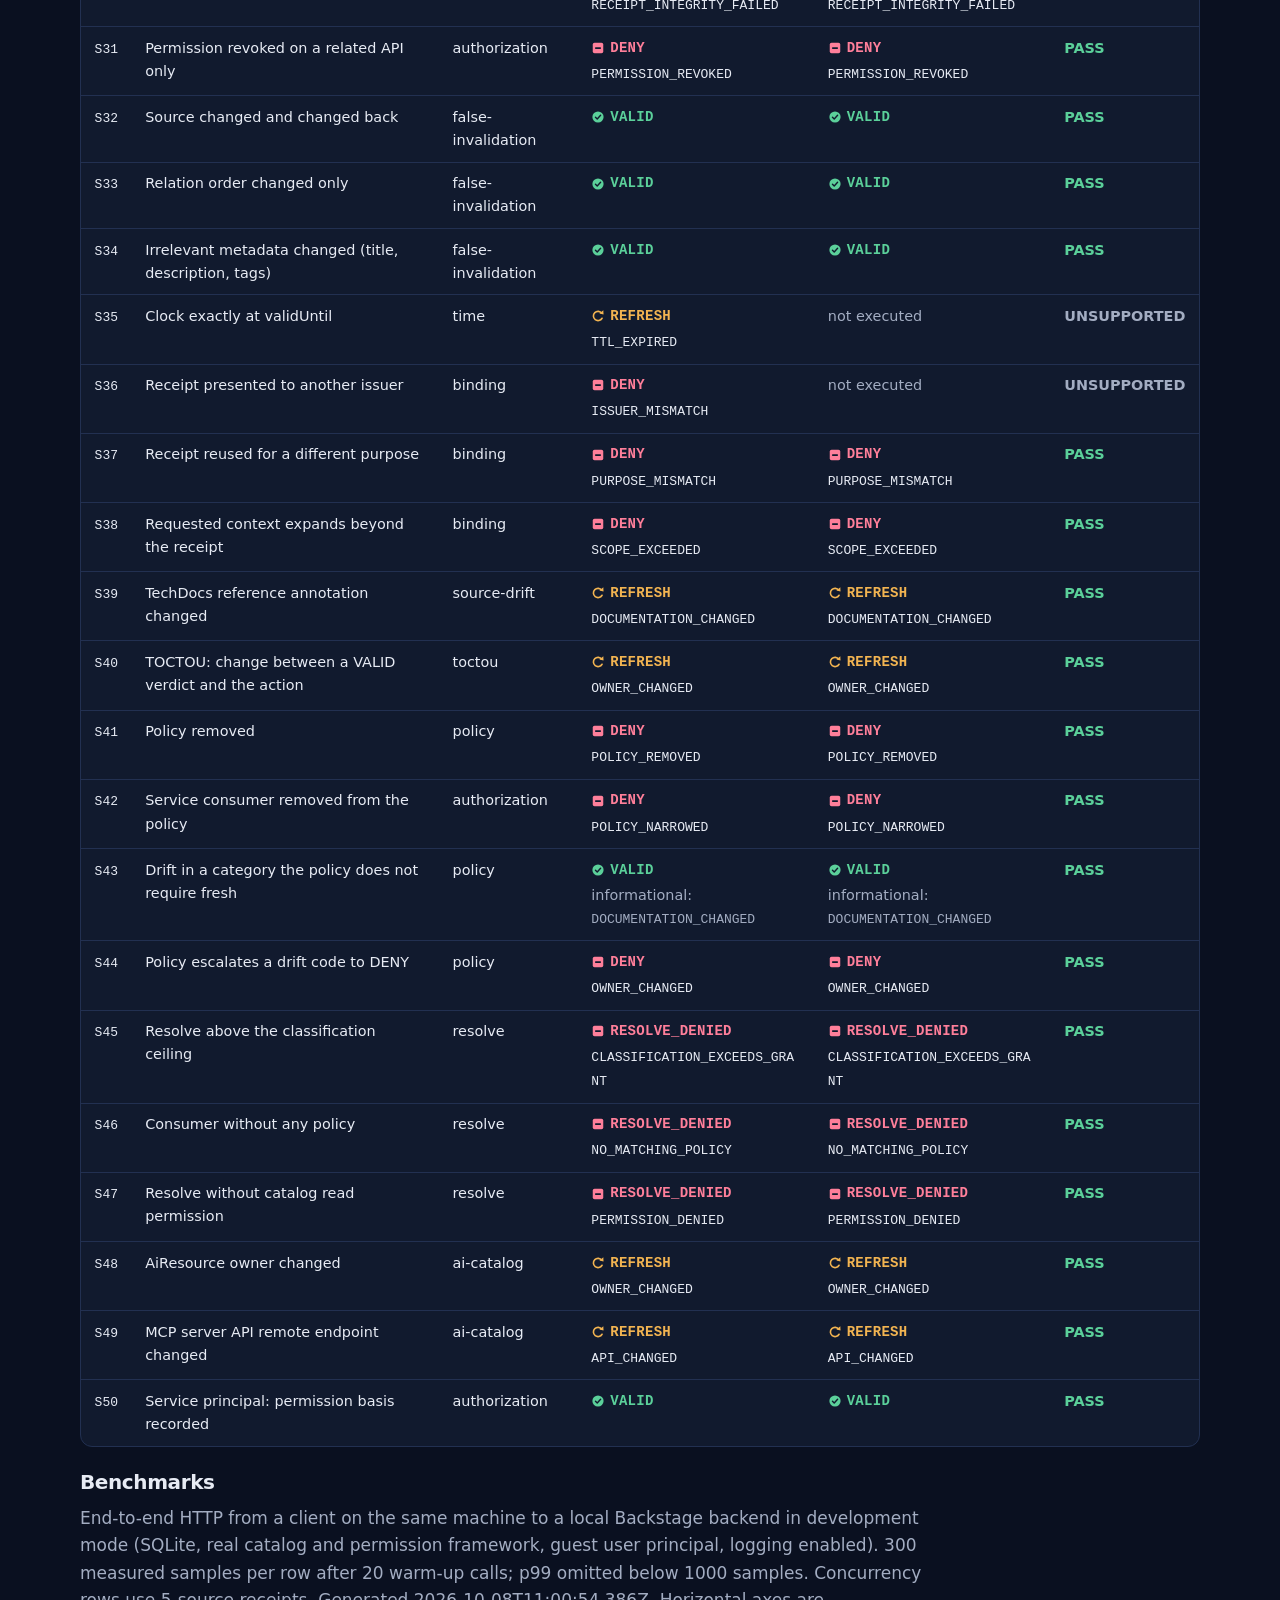
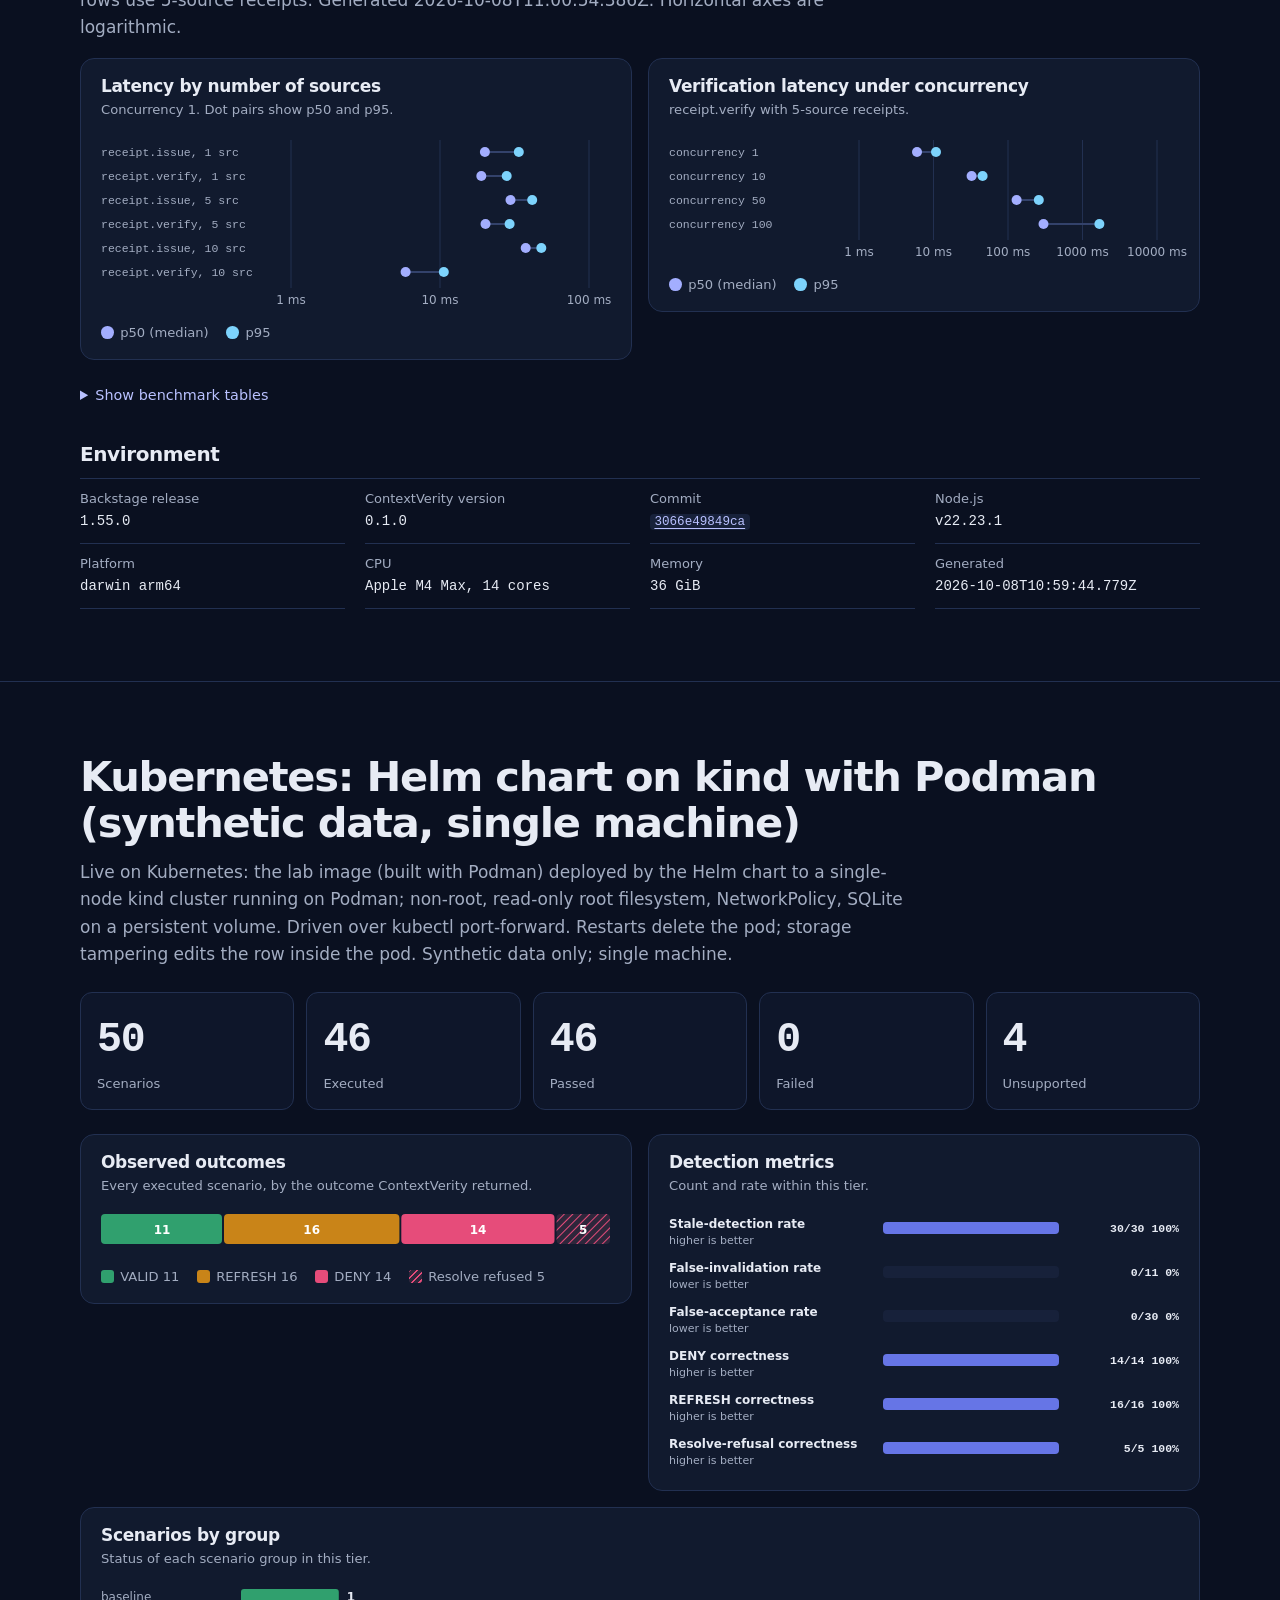
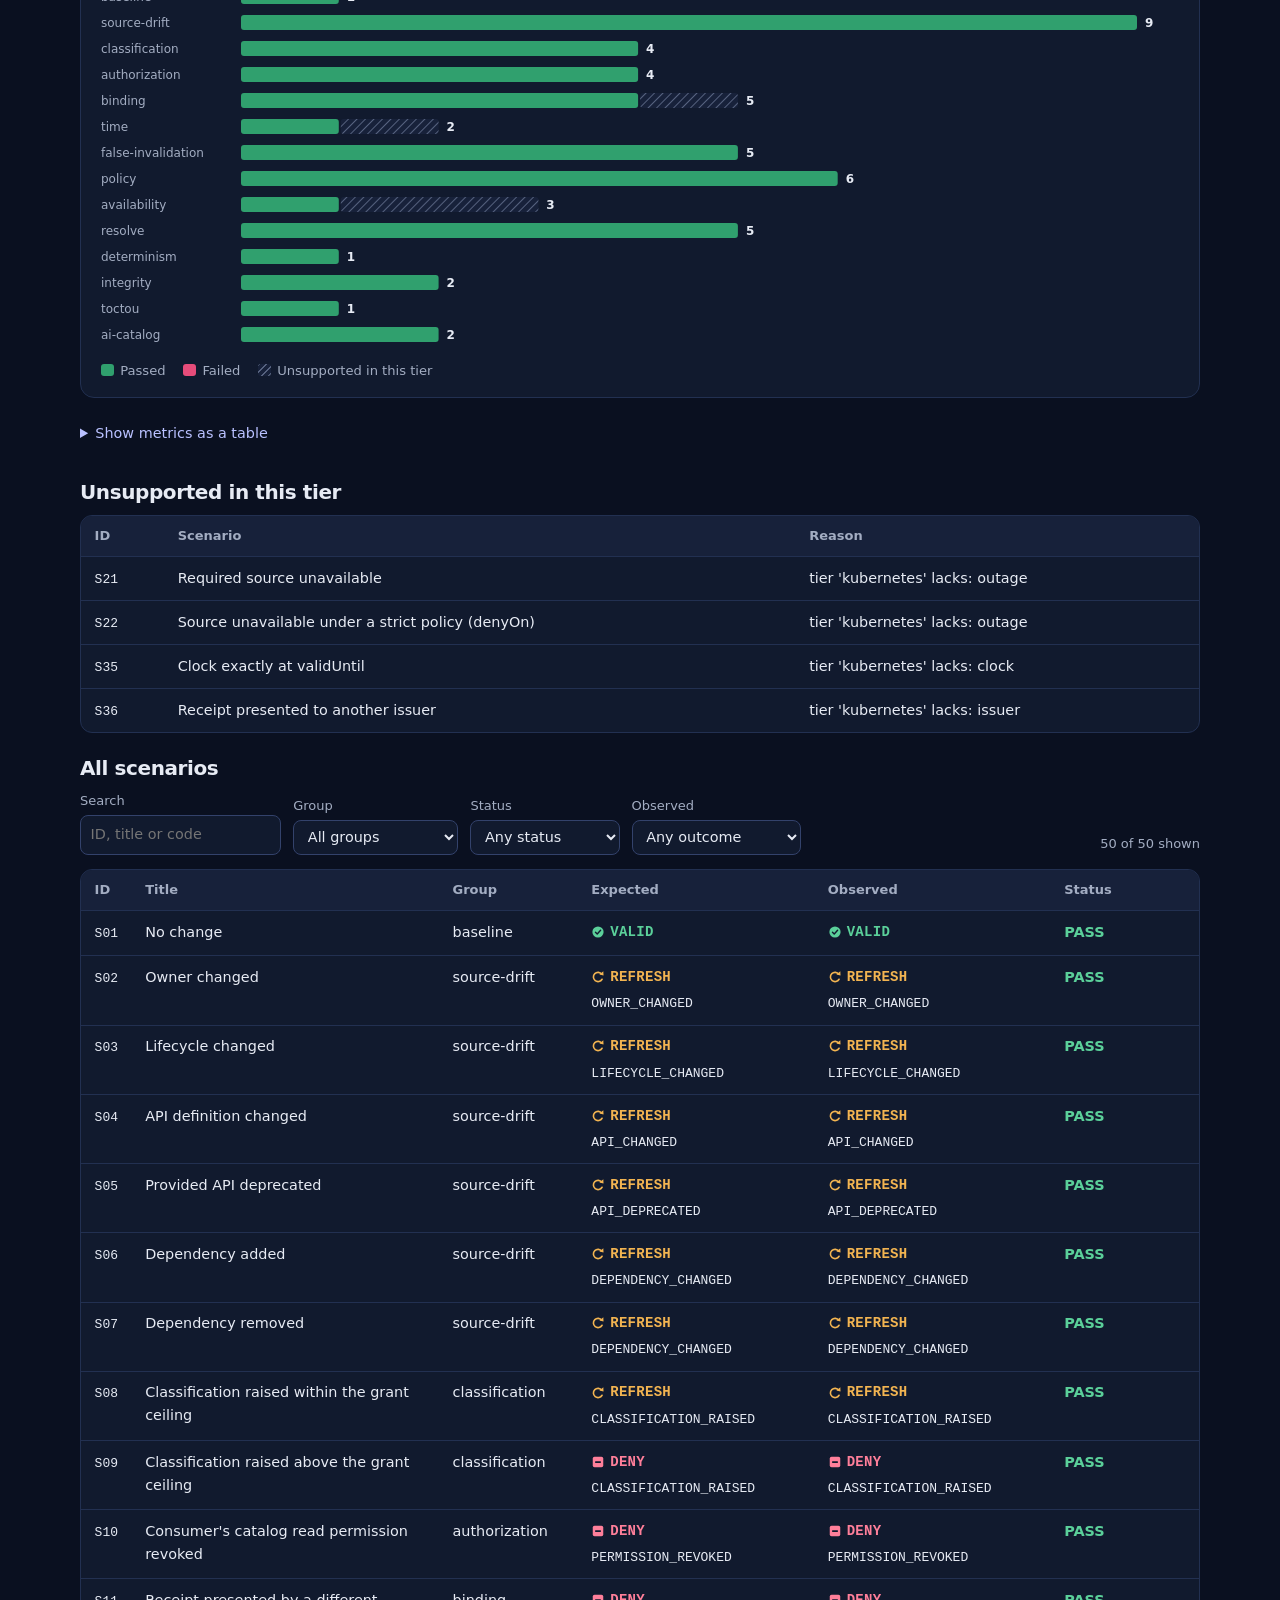
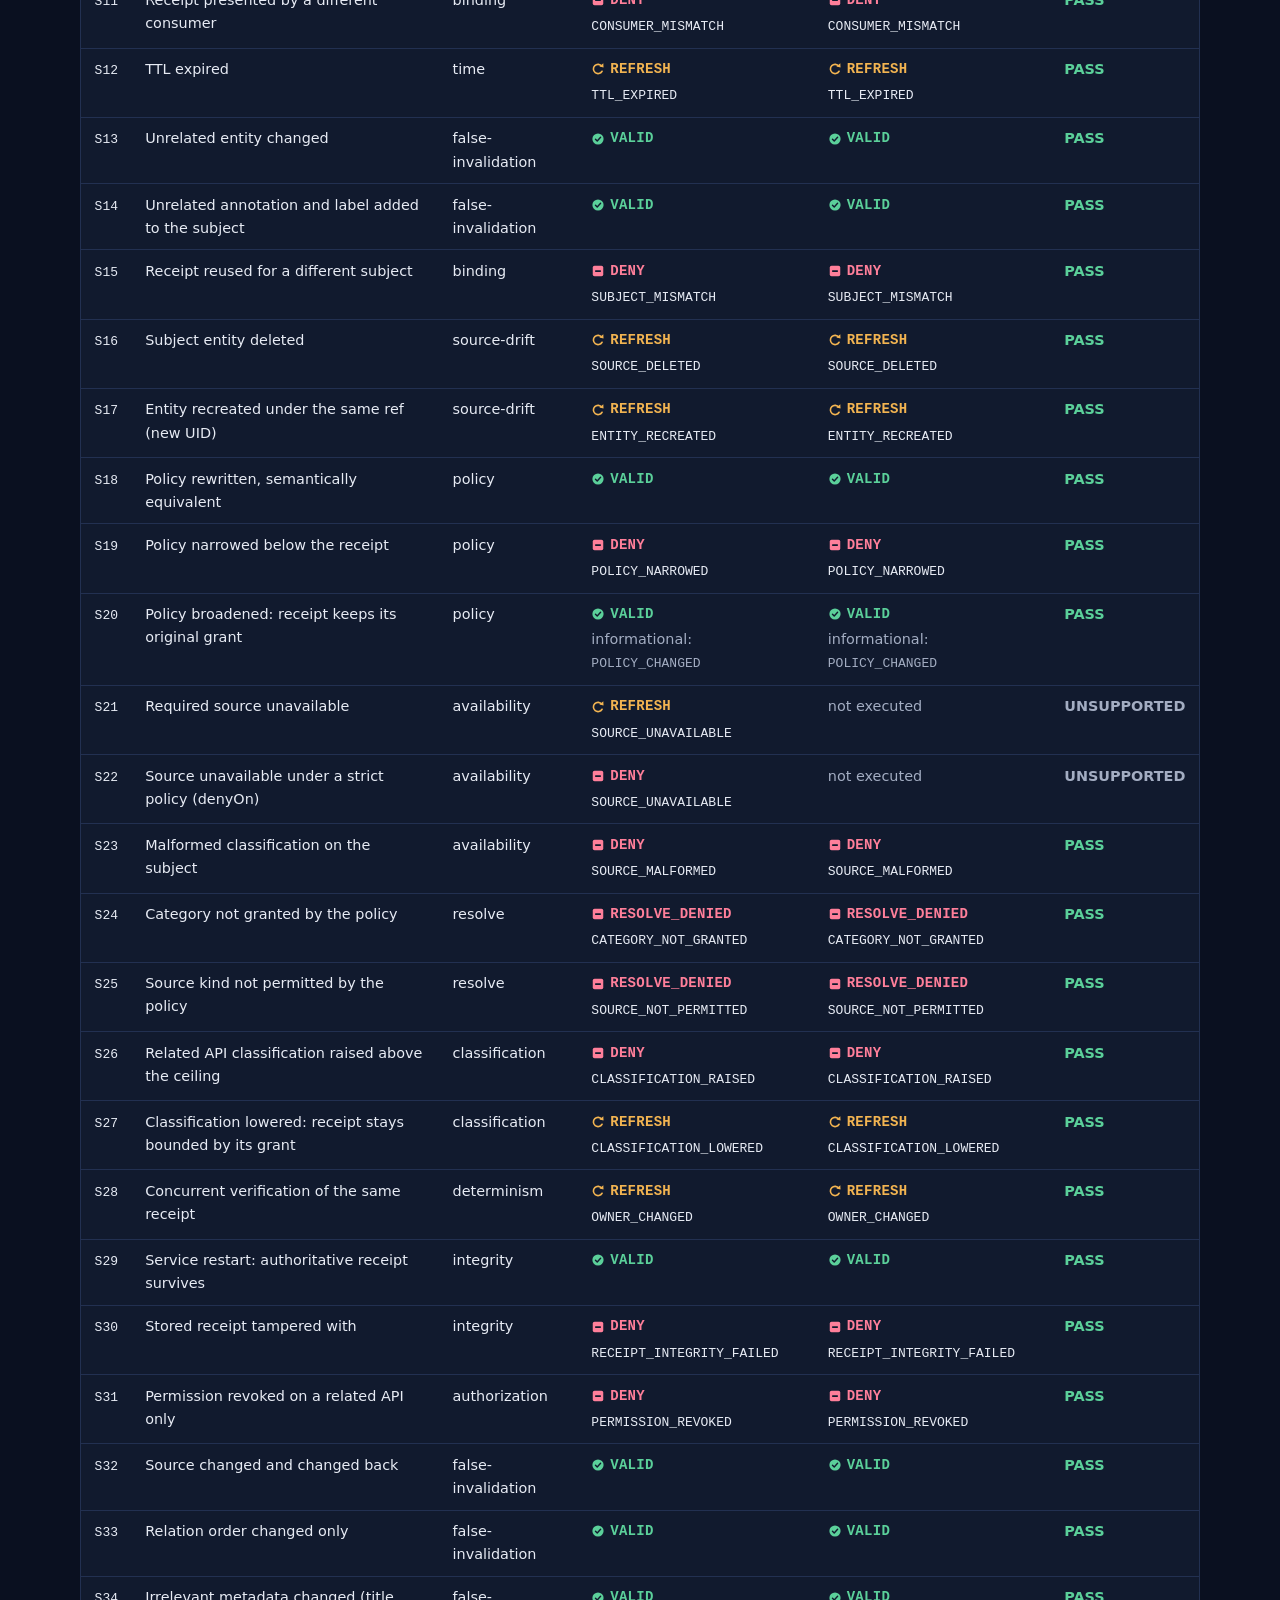
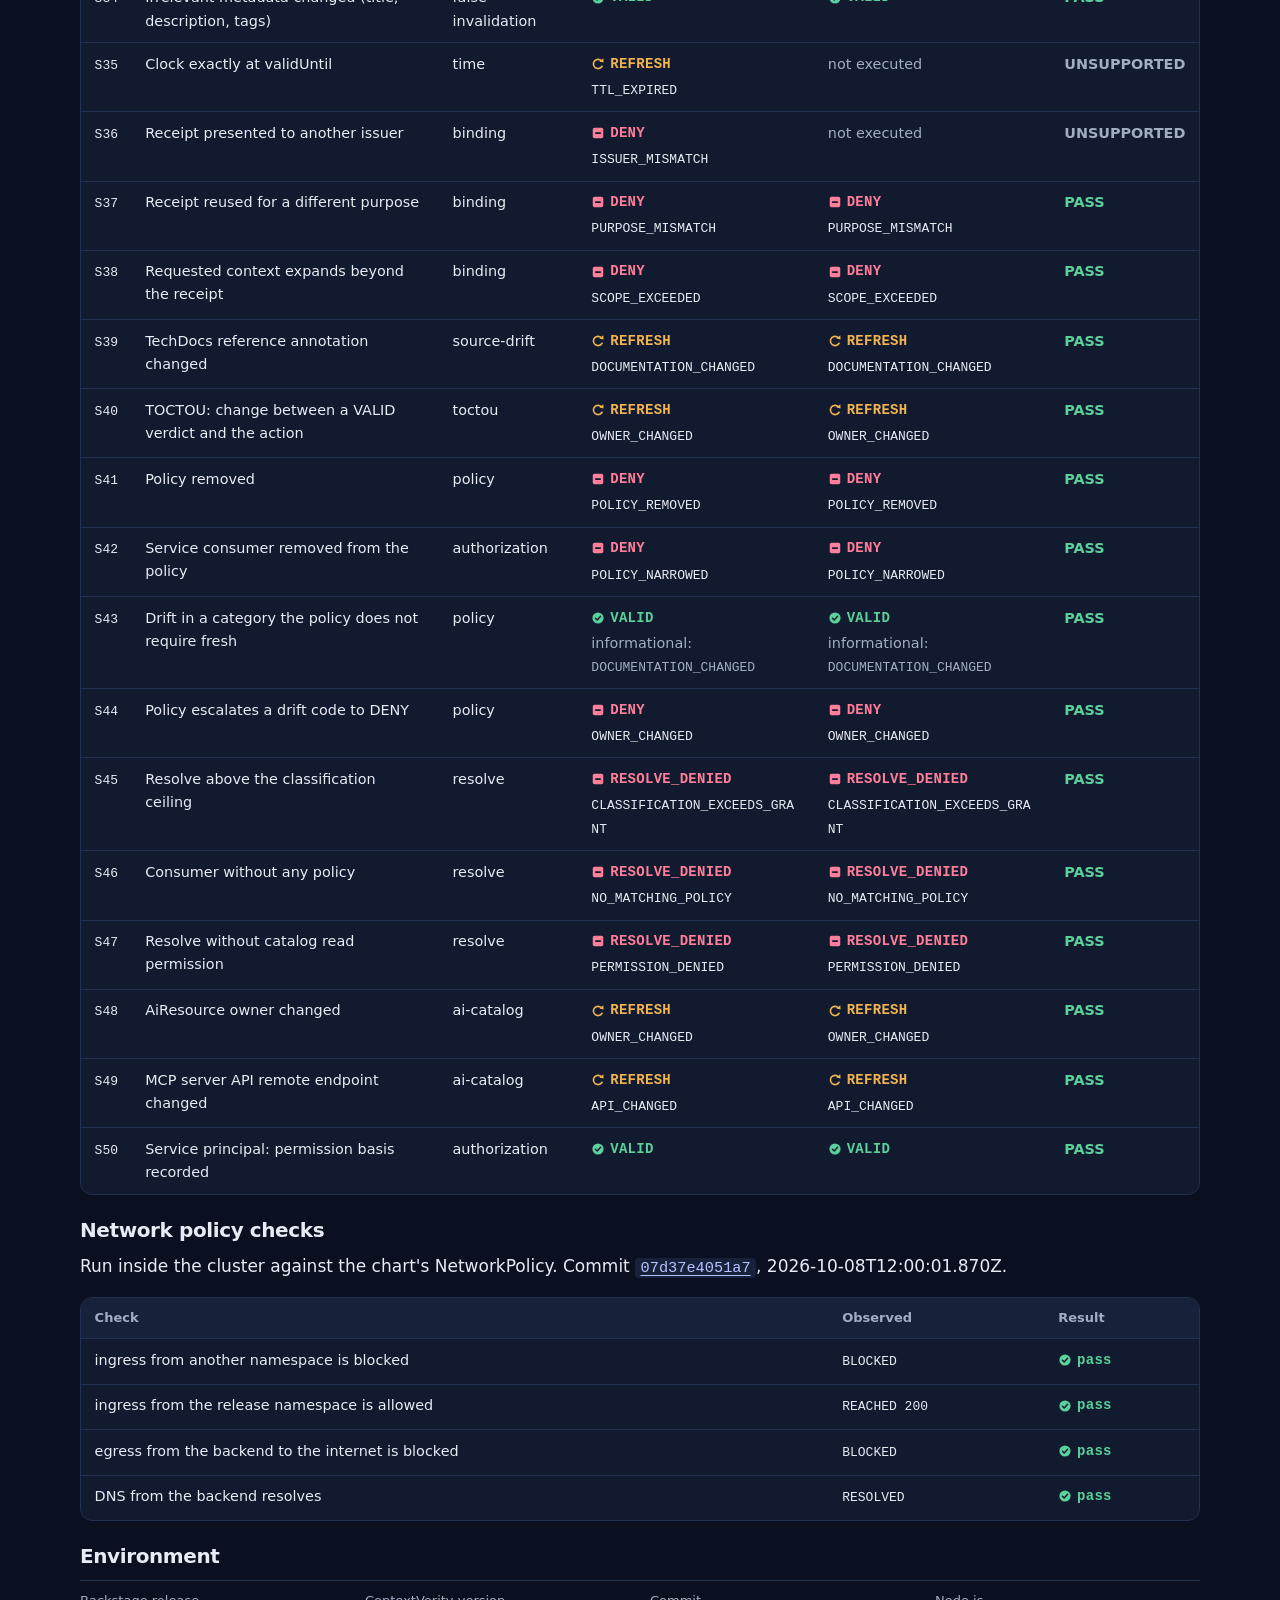
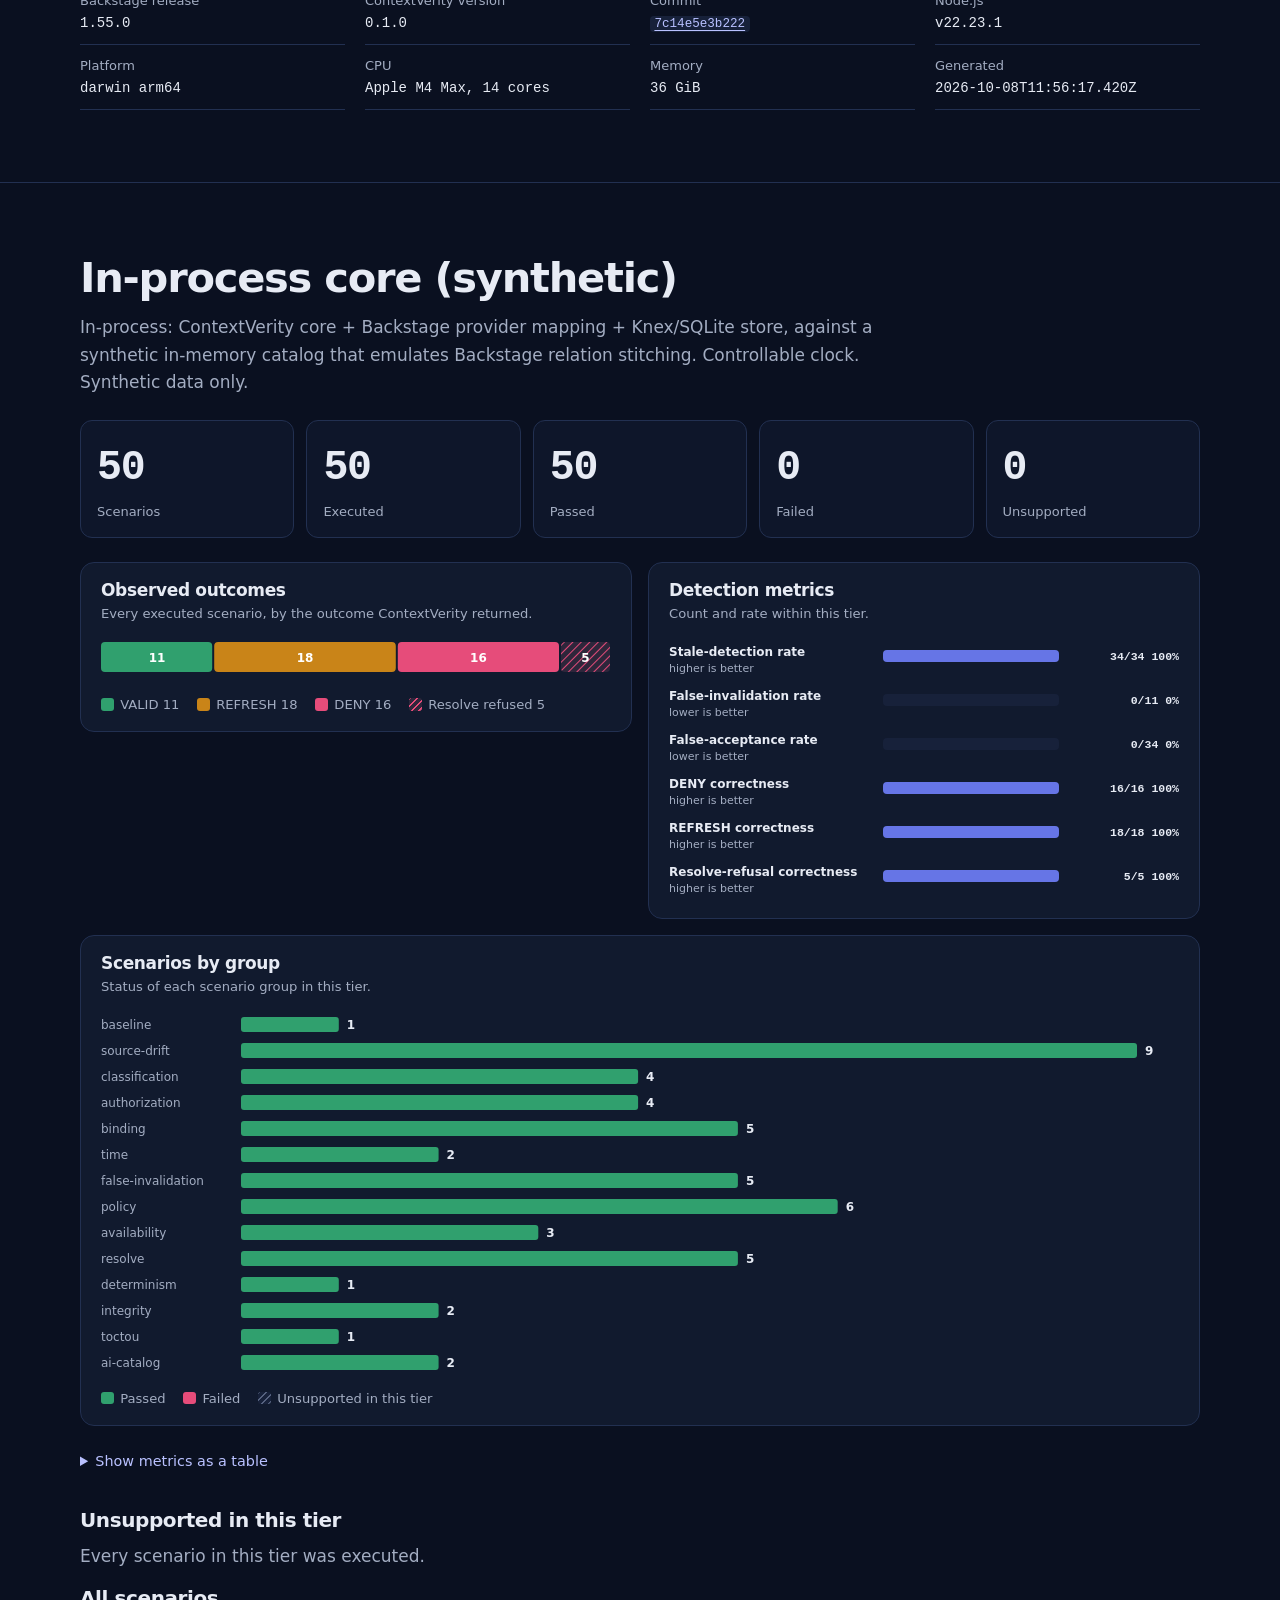
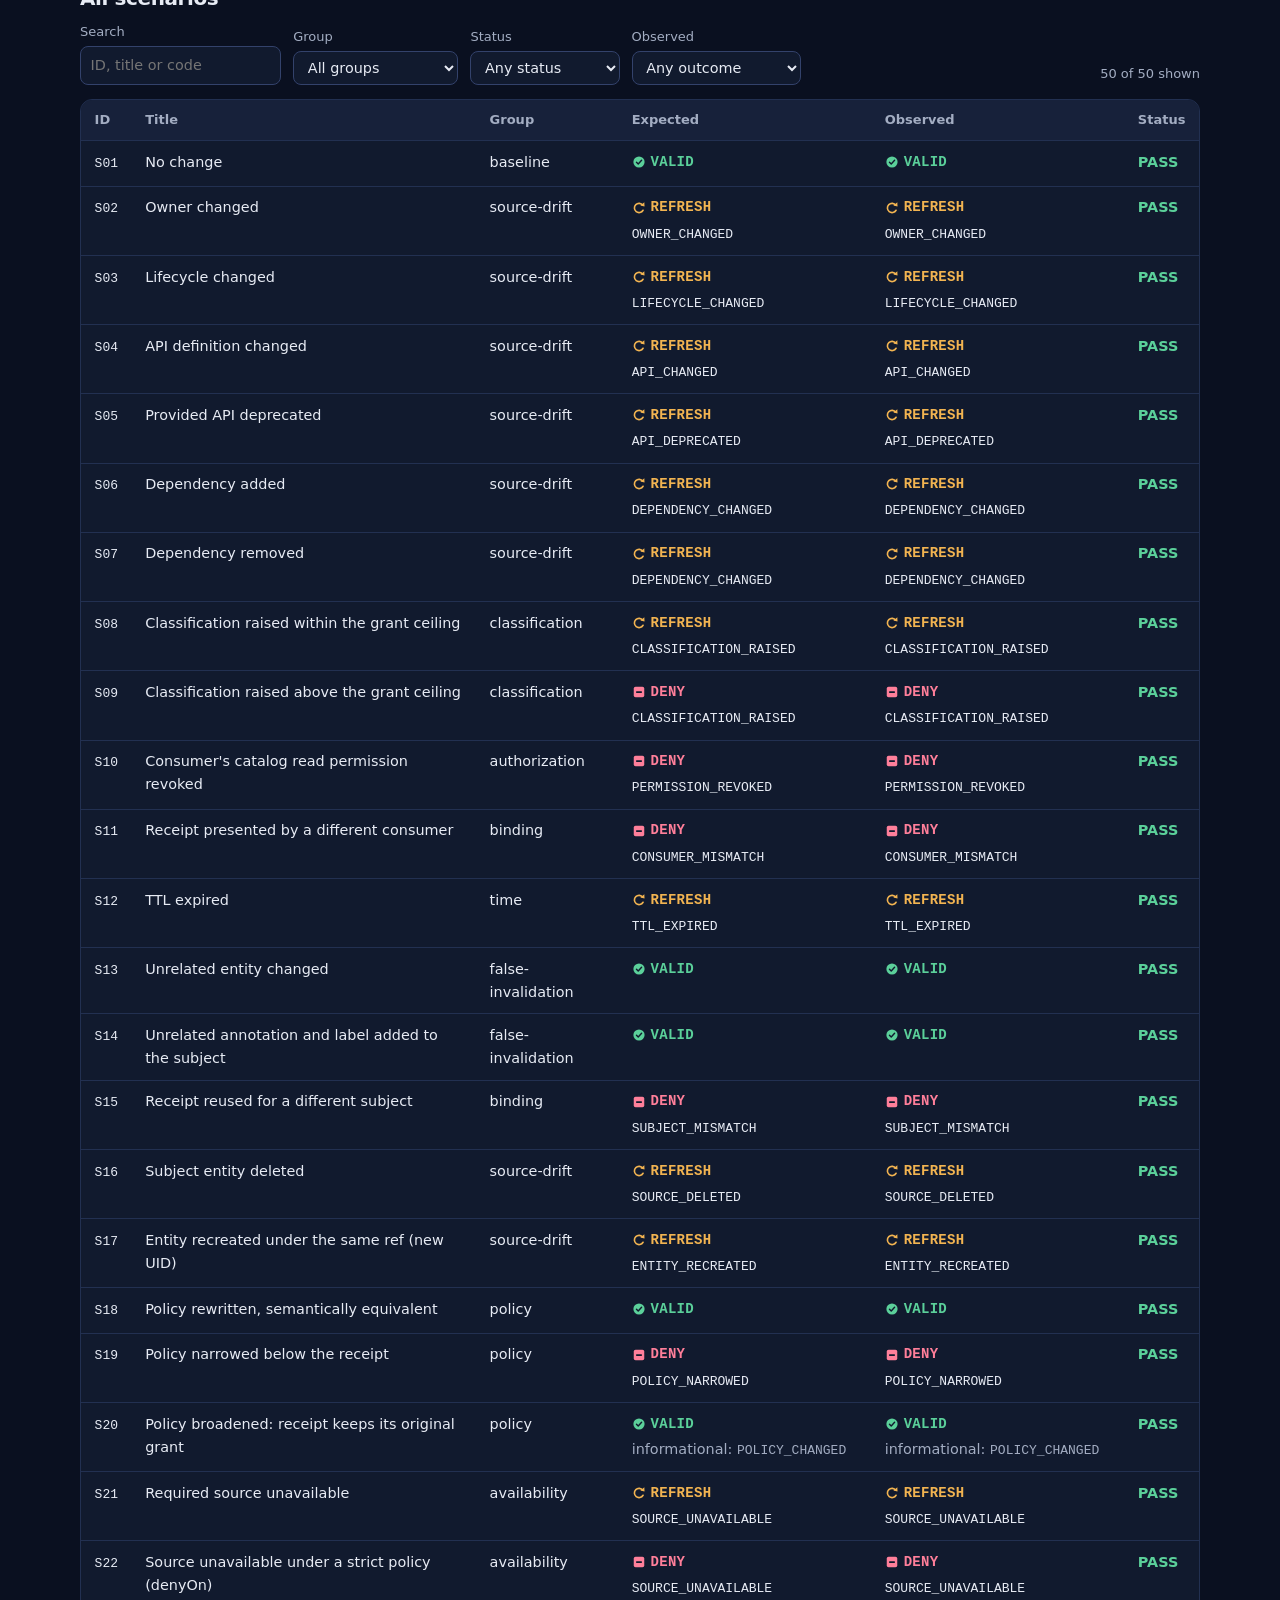
<file: results/index.html>
<!doctype html>
<html lang="en" data-theme="dark">
<head>
  <meta charset="utf-8">
  <meta name="viewport" content="width=device-width, initial-scale=1">
  <title>Results | ContextVerity</title>
  <meta name="description" content="ContextVerity scenario and benchmark results for the live Backstage lab and the in-process core, rendered from the test harness JSON. Synthetic data, single machine.">
  <meta name="color-scheme" content="dark light">
  <meta name="theme-color" content="#0a1020">
  <meta property="og:title" content="Results | ContextVerity">
  <meta property="og:description" content="ContextVerity scenario and benchmark results for the live Backstage lab and the in-process core, rendered from the test harness JSON. Synthetic data, single machine.">
  <meta property="og:type" content="website">
  <link rel="canonical" href="https://contextverity.github.io/results/">
  <link rel="icon" href="/favicon.svg" type="image/svg+xml">
  <link rel="stylesheet" href="/assets/css/site.css">
  <script>(function(){var d=document.documentElement,t=null;d.classList.add('js');try{t=new URLSearchParams(location.search).get('theme')||localStorage.getItem('cv-theme')}catch(e){}d.setAttribute('data-theme',t==='light'?'light':'dark');})();</script>
</head>
<body>
  <a class="skip" href="#main">Skip to content</a>
  <header class="site-header">
    <div class="wrap">
      <a class="brand" href="/"><img class="img-dark" src="/assets/img/logo-mark-dark.svg" alt="" width="30" height="30"><img class="img-light" src="/assets/img/logo-mark.svg" alt="" width="30" height="30">ContextVerity</a>
      <nav id="site-nav" class="site-nav" aria-label="Main">
        <ul>
          <li><details class="dd"><summary>Start here</summary><ul class="dd-menu"><li><a href="/#why">Why ContextVerity<span>The problem it addresses</span></a></li><li><a href="/#how">How it works<span>Resolve, receipt, verify</span></a></li><li><a href="/architecture/">Architecture<span>Packages, flow and boundaries</span></a></li><li><a href="/docs/">Docs<span>Guides in the repository</span></a></li></ul></details></li>
          <li><details class="dd"><summary>Run it</summary><ul class="dd-menu"><li><a href="/demo/">Demo<span>Run locally or replay scenarios</span></a></li><li><a href="/contributing/">Contributing<span>Set up and send a change</span></a></li><li><a href="/roadmap/">Roadmap<span>Known gaps and direction</span></a></li></ul></details></li>
          <li><details class="dd current"><summary>Proof</summary><ul class="dd-menu"><li><a href="/results/" aria-current="page">Results<span>Scenarios and benchmarks, from data</span></a></li><li><a href="/security/">Security<span>Model and how to report</span></a></li><li><a href="/#limits">Limitations<span>What is not checked</span></a></li></ul></details></li>
        </ul>
        <a class="gh-btn" href="https://github.com/contextverity/contextverity"><svg viewBox="0 0 24 24" aria-hidden="true" focusable="false"><path d="M8.5 7 3.5 12l5 5M15.5 7l5 5-5 5" fill="none" stroke="currentColor" stroke-width="1.9" stroke-linecap="round" stroke-linejoin="round"/></svg>GitHub</a>
      </nav>
      <button class="icon-btn theme-toggle" type="button" aria-label="Switch to light theme"><svg class="sun" viewBox="0 0 24 24" aria-hidden="true" focusable="false"><circle cx="12" cy="12" r="4.2" fill="none" stroke="currentColor" stroke-width="1.8"/><path d="M12 2.5v2.2M12 19.3v2.2M2.5 12h2.2M19.3 12h2.2M5.3 5.3l1.6 1.6M17.1 17.1l1.6 1.6M5.3 18.7l1.6-1.6M17.1 6.9l1.6-1.6" stroke="currentColor" stroke-width="1.8" stroke-linecap="round"/></svg><svg class="moon" viewBox="0 0 24 24" aria-hidden="true" focusable="false"><path d="M19.5 14.6A8 8 0 0 1 9.4 4.5a8 8 0 1 0 10.1 10.1Z" fill="none" stroke="currentColor" stroke-width="1.8" stroke-linejoin="round"/></svg></button>
      <button class="icon-btn nav-toggle" type="button" aria-expanded="false" aria-controls="site-nav" aria-label="Menu"><svg viewBox="0 0 24 24" aria-hidden="true" focusable="false"><path d="M4 7h16M4 12h16M4 17h16" stroke="currentColor" stroke-width="1.8" stroke-linecap="round"/></svg></button>
    </div>
  </header>
  <main id="main">
    <div class="page-head wrap">
      <h1>Results</h1>
      <p class="lede">Scenario and benchmark results, rendered from the JSON files the ContextVerity test harness writes. Nothing on this page is typed in by hand.</p>
    </div>
    <div class="wrap">
      <div class="callout">
        <p><strong>Scope.</strong> These are small, synthetic scenario sets run on a single machine. Each scenario checks one designed situation. Perfect scores in this scope show the implemented checks behave as specified; they do not imply statistical confidence for production use.</p>
      </div>
      <h2 style="font-size:var(--step-1)">Data provenance</h2>
      <div id="provenance" aria-live="polite"><p class="muted">Loading data files…</p></div>
      <ul class="jump">
        <li><a href="#tier-backstage">Live Backstage lab</a></li>
        <li><a href="#tier-kubernetes">Kubernetes</a></li>
        <li><a href="#tier-core">In-process core</a></li>
        <li><a href="https://github.com/contextverity/contextverity/blob/main/docs/testing.md">How the tests work</a></li>
        <li><a href="https://github.com/contextverity/contextverity/blob/main/docs/results.md">Results notes</a></li>
      </ul>
    </div>

    <section class="tier" id="tier-backstage" data-tier="backstage" data-scenarios="scenarios-backstage.json" data-benchmarks="benchmarks-backstage.json" aria-labelledby="tb-h">
      <div class="wrap">
        <div class="tier-head"><h2 id="tb-h">Live Backstage lab (synthetic data, single machine)</h2></div>
        <div class="tier-body" aria-busy="true"><p class="muted">Loading…</p></div>
      </div>
    </section>

    <section class="tier" id="tier-kubernetes" data-tier="kubernetes" data-scenarios="scenarios-kubernetes.json" data-network="kubernetes-network.json" aria-labelledby="tk-h">
      <div class="wrap">
        <div class="tier-head"><h2 id="tk-h">Kubernetes: Helm chart on kind with Podman (synthetic data, single machine)</h2></div>
        <div class="tier-body" aria-busy="true"><p class="muted">Loading…</p></div>
      </div>
    </section>

    <section class="tier" id="tier-core" data-tier="core" data-scenarios="scenarios-core.json" data-benchmarks="benchmarks-core.json" aria-labelledby="tc-h">
      <div class="wrap">
        <div class="tier-head"><h2 id="tc-h">In-process core (synthetic)</h2></div>
        <div class="tier-body" aria-busy="true"><p class="muted">Loading…</p></div>
      </div>
    </section>
    <noscript><div class="wrap"><p class="empty">This page renders the result files with JavaScript. The raw files are in the ContextVerity repository under <a href="https://github.com/contextverity/contextverity/tree/main/test-results">test-results/</a>.</p></div></noscript>
  </main>
  <footer class="site-footer">
    <div class="wrap">
      <div>
        <a class="brand" href="/"><img class="img-dark" src="/assets/img/logo-mark-dark.svg" alt="" width="24" height="24"><img class="img-light" src="/assets/img/logo-mark.svg" alt="" width="24" height="24">ContextVerity</a>
        <p>ContextVerity is an independent Apache-2.0 open-source project built using open technologies from the Backstage, Kubernetes, CNCF and Linux Foundation ecosystems. It is not a CNCF project and not an official Backstage project.</p>
        <p>Backstage, OpenTelemetry and Model Context Protocol are projects of their respective foundations and are named here only to describe integrations. This site uses no cookies, analytics or third-party resources.</p>
      </div>
      <nav aria-label="Footer">
        <ul>
          <li><a href="/#why">Why ContextVerity</a></li>
          <li><a href="/#how">How it works</a></li>
          <li><a href="/#backstage">Backstage</a></li>
          <li><a href="/#receipts">Receipts</a></li>
          <li><a href="/#drift">Drift</a></li>
          <li><a href="/#limits">Limitations</a></li>
          <li><a href="/architecture/">Architecture</a></li>
          <li><a href="/docs/">Docs</a></li>
          <li><a href="/demo/">Demo</a></li>
          <li><a href="/contributing/">Contributing</a></li>
          <li><a href="/roadmap/">Roadmap</a></li>
          <li><a href="/results/">Results</a></li>
          <li><a href="/security/">Security</a></li>
          <li><a href="https://github.com/contextverity/contextverity">Source on GitHub</a></li>
          <li><a href="https://github.com/contextverity/contextverity/blob/main/LICENSE">Apache-2.0 license</a></li>
        </ul>
      </nav>
    </div>
  </footer>
  <script src="/assets/js/site.js" defer></script>
  <script src="/assets/js/results.js" defer></script>
</body>
</html>
</file>
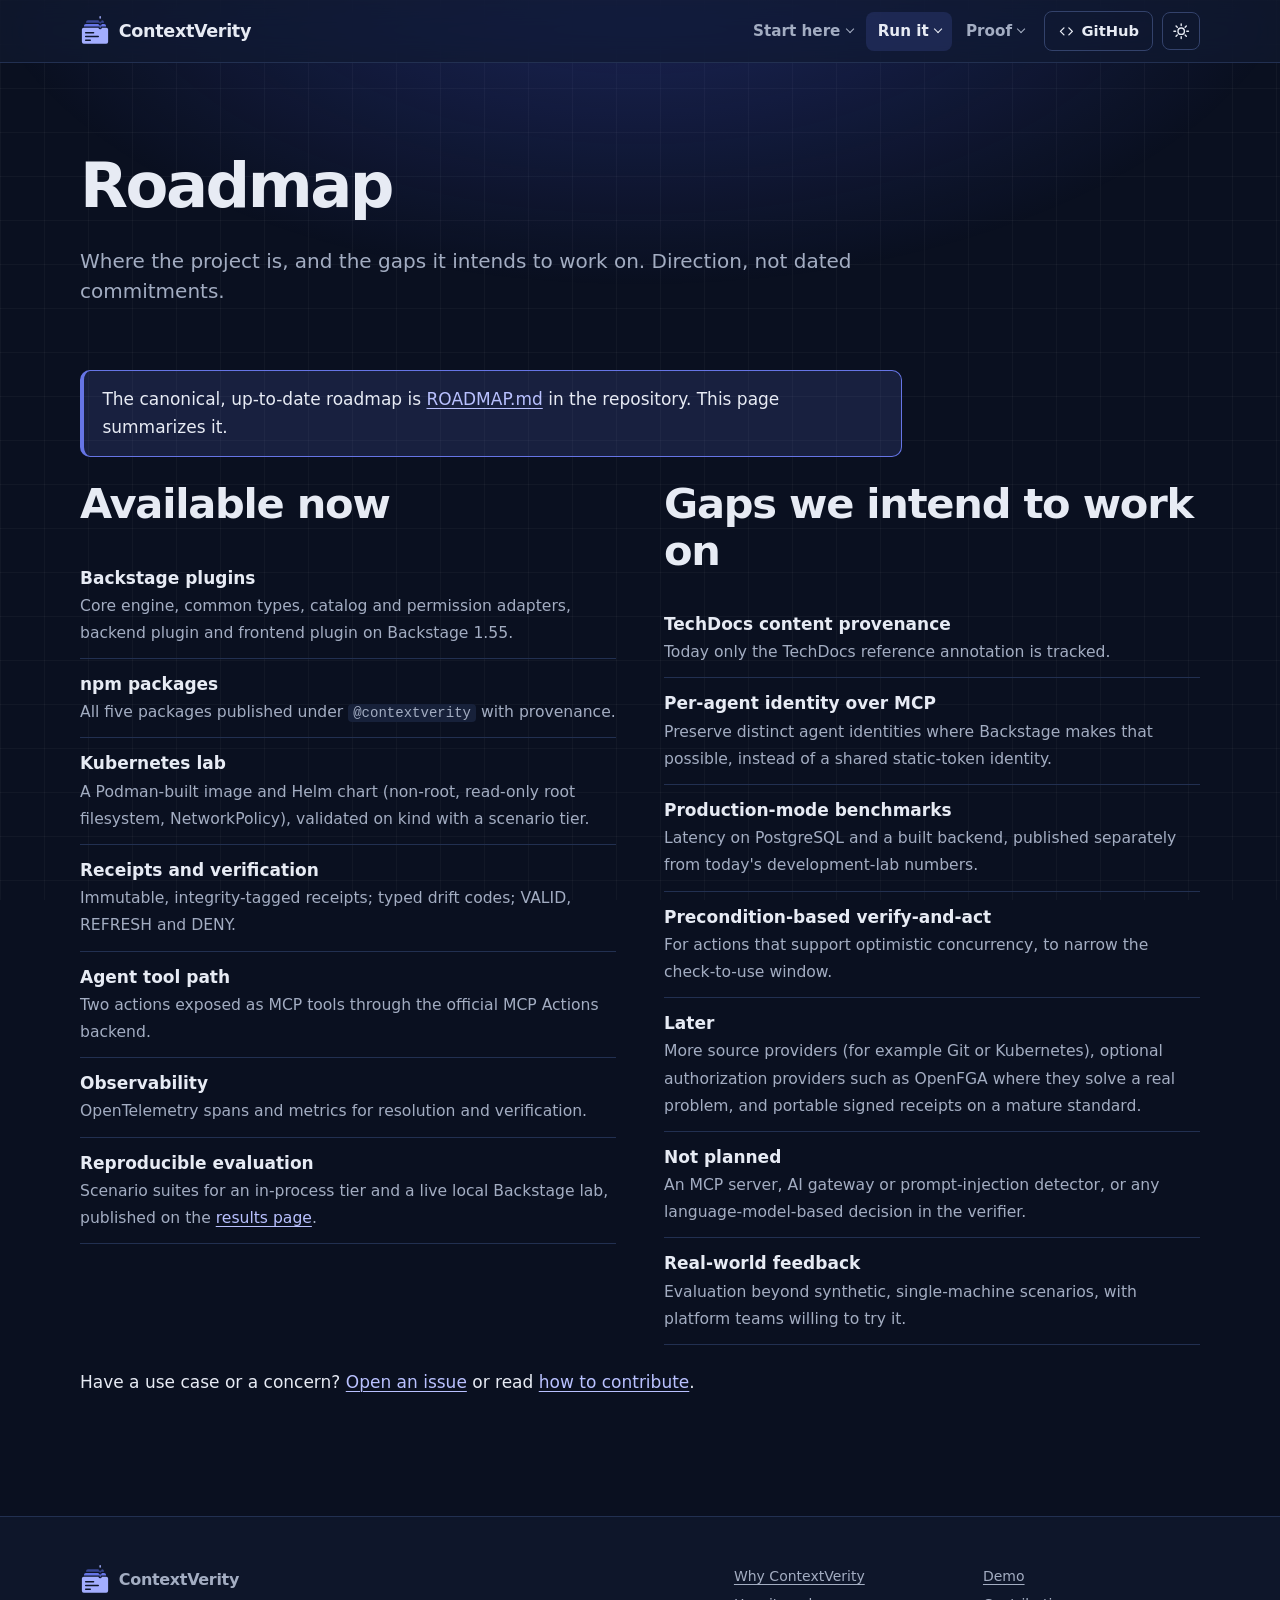
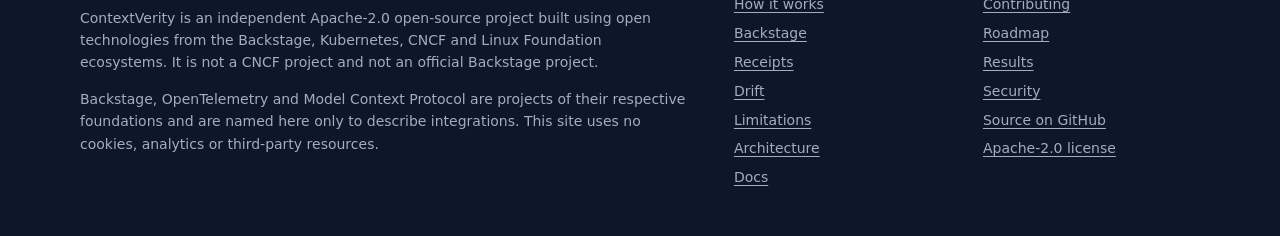
<file: roadmap/index.html>
<!doctype html>
<html lang="en" data-theme="dark">
<head>
  <meta charset="utf-8">
  <meta name="viewport" content="width=device-width, initial-scale=1">
  <title>Roadmap | ContextVerity</title>
  <meta name="description" content="What ContextVerity provides today and the known gaps it intends to work on.">
  <meta name="color-scheme" content="dark light">
  <meta name="theme-color" content="#0a1020">
  <meta property="og:title" content="Roadmap | ContextVerity">
  <meta property="og:description" content="What ContextVerity provides today and the known gaps it intends to work on.">
  <meta property="og:type" content="website">
  <link rel="canonical" href="https://contextverity.github.io/roadmap/">
  <link rel="icon" href="/favicon.svg" type="image/svg+xml">
  <link rel="stylesheet" href="/assets/css/site.css">
  <script>(function(){var d=document.documentElement,t=null;d.classList.add('js');try{t=new URLSearchParams(location.search).get('theme')||localStorage.getItem('cv-theme')}catch(e){}d.setAttribute('data-theme',t==='light'?'light':'dark');})();</script>
</head>
<body>
  <a class="skip" href="#main">Skip to content</a>
  <header class="site-header">
    <div class="wrap">
      <a class="brand" href="/"><img class="img-dark" src="/assets/img/logo-mark-dark.svg" alt="" width="30" height="30"><img class="img-light" src="/assets/img/logo-mark.svg" alt="" width="30" height="30">ContextVerity</a>
      <nav id="site-nav" class="site-nav" aria-label="Main">
        <ul>
          <li><details class="dd"><summary>Start here</summary><ul class="dd-menu"><li><a href="/#why">Why ContextVerity<span>The problem it addresses</span></a></li><li><a href="/#how">How it works<span>Resolve, receipt, verify</span></a></li><li><a href="/architecture/">Architecture<span>Packages, flow and boundaries</span></a></li><li><a href="/docs/">Docs<span>Guides in the repository</span></a></li></ul></details></li>
          <li><details class="dd current"><summary>Run it</summary><ul class="dd-menu"><li><a href="/demo/">Demo<span>Run locally or replay scenarios</span></a></li><li><a href="/contributing/">Contributing<span>Set up and send a change</span></a></li><li><a href="/roadmap/" aria-current="page">Roadmap<span>Known gaps and direction</span></a></li></ul></details></li>
          <li><details class="dd"><summary>Proof</summary><ul class="dd-menu"><li><a href="/results/">Results<span>Scenarios and benchmarks, from data</span></a></li><li><a href="/security/">Security<span>Model and how to report</span></a></li><li><a href="/#limits">Limitations<span>What is not checked</span></a></li></ul></details></li>
        </ul>
        <a class="gh-btn" href="https://github.com/contextverity/contextverity"><svg viewBox="0 0 24 24" aria-hidden="true" focusable="false"><path d="M8.5 7 3.5 12l5 5M15.5 7l5 5-5 5" fill="none" stroke="currentColor" stroke-width="1.9" stroke-linecap="round" stroke-linejoin="round"/></svg>GitHub</a>
      </nav>
      <button class="icon-btn theme-toggle" type="button" aria-label="Switch to light theme"><svg class="sun" viewBox="0 0 24 24" aria-hidden="true" focusable="false"><circle cx="12" cy="12" r="4.2" fill="none" stroke="currentColor" stroke-width="1.8"/><path d="M12 2.5v2.2M12 19.3v2.2M2.5 12h2.2M19.3 12h2.2M5.3 5.3l1.6 1.6M17.1 17.1l1.6 1.6M5.3 18.7l1.6-1.6M17.1 6.9l1.6-1.6" stroke="currentColor" stroke-width="1.8" stroke-linecap="round"/></svg><svg class="moon" viewBox="0 0 24 24" aria-hidden="true" focusable="false"><path d="M19.5 14.6A8 8 0 0 1 9.4 4.5a8 8 0 1 0 10.1 10.1Z" fill="none" stroke="currentColor" stroke-width="1.8" stroke-linejoin="round"/></svg></button>
      <button class="icon-btn nav-toggle" type="button" aria-expanded="false" aria-controls="site-nav" aria-label="Menu"><svg viewBox="0 0 24 24" aria-hidden="true" focusable="false"><path d="M4 7h16M4 12h16M4 17h16" stroke="currentColor" stroke-width="1.8" stroke-linecap="round"/></svg></button>
    </div>
  </header>
  <main id="main">
    <div class="page-head wrap">
      <h1>Roadmap</h1>
      <p class="lede">Where the project is, and the gaps it intends to work on. Direction, not dated commitments.</p>
    </div>
    <section class="section" aria-labelledby="r-now" style="border-top:0;padding-top:0">
      <div class="wrap">
        <div class="callout info"><p>The canonical, up-to-date roadmap is <a href="https://github.com/contextverity/contextverity/blob/main/ROADMAP.md">ROADMAP.md</a> in the repository. This page summarizes it.</p></div>
        <div class="two-col">
          <div>
            <h2 id="r-now">Available now</h2>
            <ul class="annot">
              <li><b>Backstage plugins</b><span>Core engine, common types, catalog and permission adapters, backend plugin and frontend plugin on Backstage 1.55.</span></li>
              <li><b>npm packages</b><span>All five packages published under <code>@contextverity</code> with provenance.</span></li>
              <li><b>Kubernetes lab</b><span>A Podman-built image and Helm chart (non-root, read-only root filesystem, NetworkPolicy), validated on kind with a scenario tier.</span></li>
              <li><b>Receipts and verification</b><span>Immutable, integrity-tagged receipts; typed drift codes; VALID, REFRESH and DENY.</span></li>
              <li><b>Agent tool path</b><span>Two actions exposed as MCP tools through the official MCP Actions backend.</span></li>
              <li><b>Observability</b><span>OpenTelemetry spans and metrics for resolution and verification.</span></li>
              <li><b>Reproducible evaluation</b><span>Scenario suites for an in-process tier and a live local Backstage lab, published on the <a href="/results/">results page</a>.</span></li>
            </ul>
          </div>
          <div>
            <h2>Gaps we intend to work on</h2>
            <ul class="annot">
              <li><b>TechDocs content provenance</b><span>Today only the TechDocs reference annotation is tracked.</span></li>
              <li><b>Per-agent identity over MCP</b><span>Preserve distinct agent identities where Backstage makes that possible, instead of a shared static-token identity.</span></li>
              <li><b>Production-mode benchmarks</b><span>Latency on PostgreSQL and a built backend, published separately from today's development-lab numbers.</span></li>
              <li><b>Precondition-based verify-and-act</b><span>For actions that support optimistic concurrency, to narrow the check-to-use window.</span></li>
              <li><b>Later</b><span>More source providers (for example Git or Kubernetes), optional authorization providers such as OpenFGA where they solve a real problem, and portable signed receipts on a mature standard.</span></li>
              <li><b>Not planned</b><span>An MCP server, AI gateway or prompt-injection detector, or any language-model-based decision in the verifier.</span></li>
              <li><b>Real-world feedback</b><span>Evaluation beyond synthetic, single-machine scenarios, with platform teams willing to try it.</span></li>
            </ul>
          </div>
        </div>
        <p style="margin-top:1.5rem">Have a use case or a concern? <a href="https://github.com/contextverity/contextverity/issues">Open an issue</a> or read <a href="/contributing/">how to contribute</a>.</p>
      </div>
    </section>
  </main>
  <footer class="site-footer">
    <div class="wrap">
      <div>
        <a class="brand" href="/"><img class="img-dark" src="/assets/img/logo-mark-dark.svg" alt="" width="24" height="24"><img class="img-light" src="/assets/img/logo-mark.svg" alt="" width="24" height="24">ContextVerity</a>
        <p>ContextVerity is an independent Apache-2.0 open-source project built using open technologies from the Backstage, Kubernetes, CNCF and Linux Foundation ecosystems. It is not a CNCF project and not an official Backstage project.</p>
        <p>Backstage, OpenTelemetry and Model Context Protocol are projects of their respective foundations and are named here only to describe integrations. This site uses no cookies, analytics or third-party resources.</p>
      </div>
      <nav aria-label="Footer">
        <ul>
          <li><a href="/#why">Why ContextVerity</a></li>
          <li><a href="/#how">How it works</a></li>
          <li><a href="/#backstage">Backstage</a></li>
          <li><a href="/#receipts">Receipts</a></li>
          <li><a href="/#drift">Drift</a></li>
          <li><a href="/#limits">Limitations</a></li>
          <li><a href="/architecture/">Architecture</a></li>
          <li><a href="/docs/">Docs</a></li>
          <li><a href="/demo/">Demo</a></li>
          <li><a href="/contributing/">Contributing</a></li>
          <li><a href="/roadmap/">Roadmap</a></li>
          <li><a href="/results/">Results</a></li>
          <li><a href="/security/">Security</a></li>
          <li><a href="https://github.com/contextverity/contextverity">Source on GitHub</a></li>
          <li><a href="https://github.com/contextverity/contextverity/blob/main/LICENSE">Apache-2.0 license</a></li>
        </ul>
      </nav>
    </div>
  </footer>
  <script src="/assets/js/site.js" defer></script>

</body>
</html>
</file>
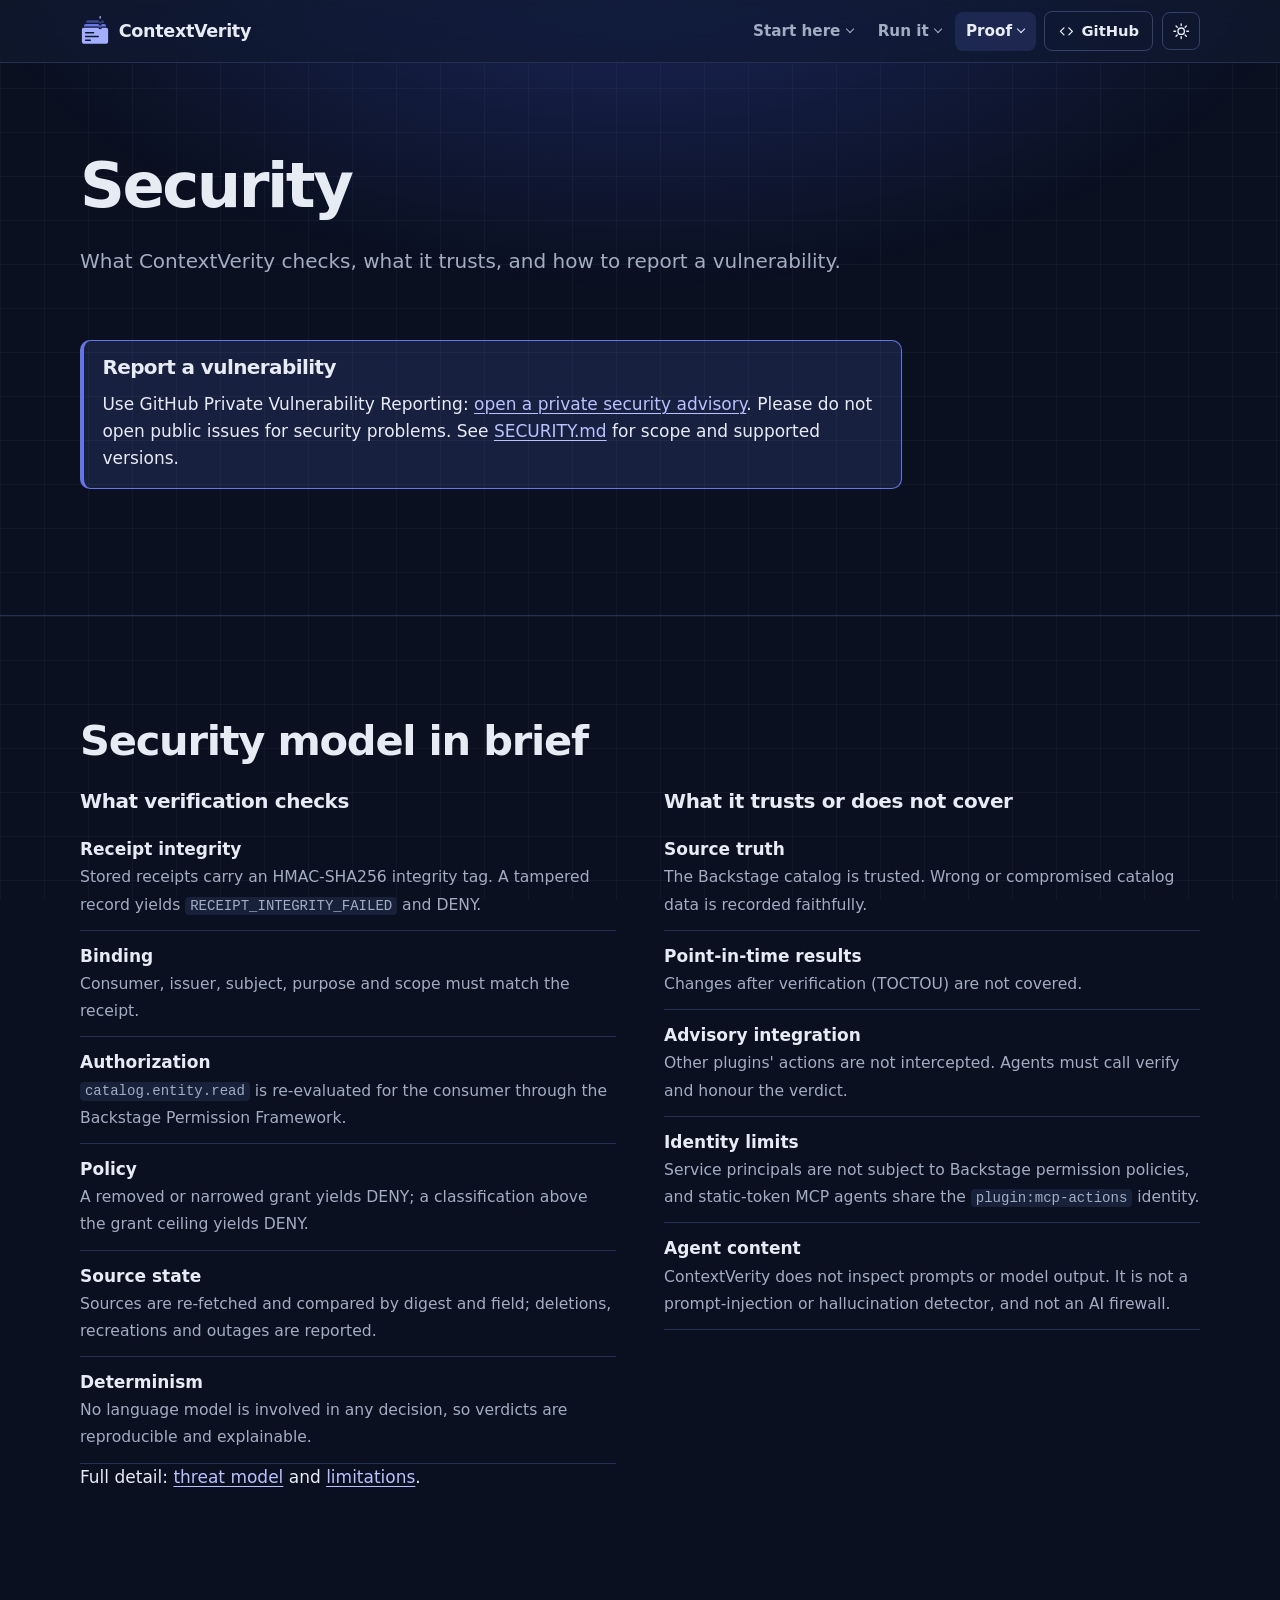
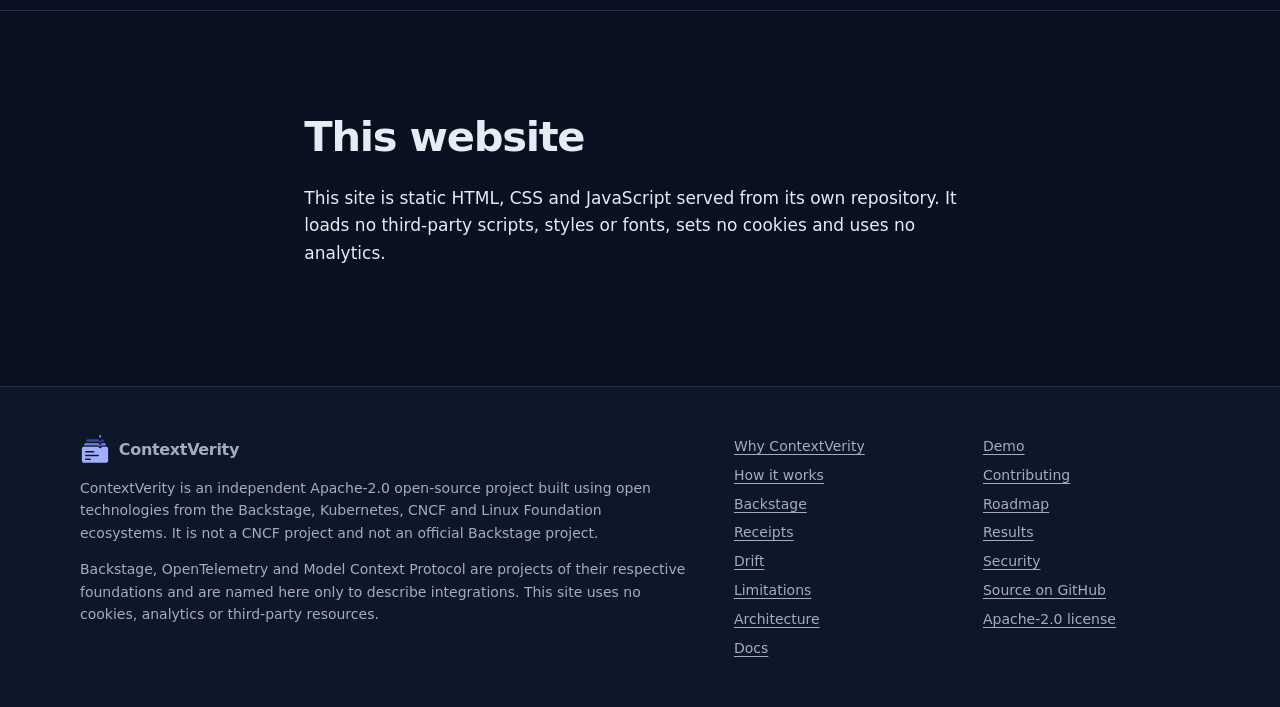
<file: security/index.html>
<!doctype html>
<html lang="en" data-theme="dark">
<head>
  <meta charset="utf-8">
  <meta name="viewport" content="width=device-width, initial-scale=1">
  <title>Security | ContextVerity</title>
  <meta name="description" content="The ContextVerity security model in brief and how to report a vulnerability through GitHub Private Vulnerability Reporting.">
  <meta name="color-scheme" content="dark light">
  <meta name="theme-color" content="#0a1020">
  <meta property="og:title" content="Security | ContextVerity">
  <meta property="og:description" content="The ContextVerity security model in brief and how to report a vulnerability through GitHub Private Vulnerability Reporting.">
  <meta property="og:type" content="website">
  <link rel="canonical" href="https://contextverity.github.io/security/">
  <link rel="icon" href="/favicon.svg" type="image/svg+xml">
  <link rel="stylesheet" href="/assets/css/site.css">
  <script>(function(){var d=document.documentElement,t=null;d.classList.add('js');try{t=new URLSearchParams(location.search).get('theme')||localStorage.getItem('cv-theme')}catch(e){}d.setAttribute('data-theme',t==='light'?'light':'dark');})();</script>
</head>
<body>
  <a class="skip" href="#main">Skip to content</a>
  <header class="site-header">
    <div class="wrap">
      <a class="brand" href="/"><img class="img-dark" src="/assets/img/logo-mark-dark.svg" alt="" width="30" height="30"><img class="img-light" src="/assets/img/logo-mark.svg" alt="" width="30" height="30">ContextVerity</a>
      <nav id="site-nav" class="site-nav" aria-label="Main">
        <ul>
          <li><details class="dd"><summary>Start here</summary><ul class="dd-menu"><li><a href="/#why">Why ContextVerity<span>The problem it addresses</span></a></li><li><a href="/#how">How it works<span>Resolve, receipt, verify</span></a></li><li><a href="/architecture/">Architecture<span>Packages, flow and boundaries</span></a></li><li><a href="/docs/">Docs<span>Guides in the repository</span></a></li></ul></details></li>
          <li><details class="dd"><summary>Run it</summary><ul class="dd-menu"><li><a href="/demo/">Demo<span>Run locally or replay scenarios</span></a></li><li><a href="/contributing/">Contributing<span>Set up and send a change</span></a></li><li><a href="/roadmap/">Roadmap<span>Known gaps and direction</span></a></li></ul></details></li>
          <li><details class="dd current"><summary>Proof</summary><ul class="dd-menu"><li><a href="/results/">Results<span>Scenarios and benchmarks, from data</span></a></li><li><a href="/security/" aria-current="page">Security<span>Model and how to report</span></a></li><li><a href="/#limits">Limitations<span>What is not checked</span></a></li></ul></details></li>
        </ul>
        <a class="gh-btn" href="https://github.com/contextverity/contextverity"><svg viewBox="0 0 24 24" aria-hidden="true" focusable="false"><path d="M8.5 7 3.5 12l5 5M15.5 7l5 5-5 5" fill="none" stroke="currentColor" stroke-width="1.9" stroke-linecap="round" stroke-linejoin="round"/></svg>GitHub</a>
      </nav>
      <button class="icon-btn theme-toggle" type="button" aria-label="Switch to light theme"><svg class="sun" viewBox="0 0 24 24" aria-hidden="true" focusable="false"><circle cx="12" cy="12" r="4.2" fill="none" stroke="currentColor" stroke-width="1.8"/><path d="M12 2.5v2.2M12 19.3v2.2M2.5 12h2.2M19.3 12h2.2M5.3 5.3l1.6 1.6M17.1 17.1l1.6 1.6M5.3 18.7l1.6-1.6M17.1 6.9l1.6-1.6" stroke="currentColor" stroke-width="1.8" stroke-linecap="round"/></svg><svg class="moon" viewBox="0 0 24 24" aria-hidden="true" focusable="false"><path d="M19.5 14.6A8 8 0 0 1 9.4 4.5a8 8 0 1 0 10.1 10.1Z" fill="none" stroke="currentColor" stroke-width="1.8" stroke-linejoin="round"/></svg></button>
      <button class="icon-btn nav-toggle" type="button" aria-expanded="false" aria-controls="site-nav" aria-label="Menu"><svg viewBox="0 0 24 24" aria-hidden="true" focusable="false"><path d="M4 7h16M4 12h16M4 17h16" stroke="currentColor" stroke-width="1.8" stroke-linecap="round"/></svg></button>
    </div>
  </header>
  <main id="main">
    <div class="page-head wrap">
      <h1>Security</h1>
      <p class="lede">What ContextVerity checks, what it trusts, and how to report a vulnerability.</p>
    </div>
    <section class="section" aria-labelledby="s-report" style="border-top:0;padding-top:0">
      <div class="wrap">
        <div class="callout info">
          <h2 id="s-report" style="font-size:var(--step-1)">Report a vulnerability</h2>
          <p>Use GitHub Private Vulnerability Reporting: <a href="https://github.com/contextverity/contextverity/security/advisories/new">open a private security advisory</a>. Please do not open public issues for security problems. See <a href="https://github.com/contextverity/contextverity/blob/main/SECURITY.md">SECURITY.md</a> for scope and supported versions.</p>
        </div>
      </div>
    </section>
    <section class="section" aria-labelledby="s-model">
      <div class="wrap">
        <h2 id="s-model">Security model in brief</h2>
        <div class="two-col">
          <div>
            <h3>What verification checks</h3>
            <ul class="annot">
              <li><b>Receipt integrity</b><span>Stored receipts carry an HMAC-SHA256 integrity tag. A tampered record yields <code>RECEIPT_INTEGRITY_FAILED</code> and DENY.</span></li>
              <li><b>Binding</b><span>Consumer, issuer, subject, purpose and scope must match the receipt.</span></li>
              <li><b>Authorization</b><span><code>catalog.entity.read</code> is re-evaluated for the consumer through the Backstage Permission Framework.</span></li>
              <li><b>Policy</b><span>A removed or narrowed grant yields DENY; a classification above the grant ceiling yields DENY.</span></li>
              <li><b>Source state</b><span>Sources are re-fetched and compared by digest and field; deletions, recreations and outages are reported.</span></li>
              <li><b>Determinism</b><span>No language model is involved in any decision, so verdicts are reproducible and explainable.</span></li>
            </ul>
          </div>
          <div>
            <h3>What it trusts or does not cover</h3>
            <ul class="annot">
              <li><b>Source truth</b><span>The Backstage catalog is trusted. Wrong or compromised catalog data is recorded faithfully.</span></li>
              <li><b>Point-in-time results</b><span>Changes after verification (TOCTOU) are not covered.</span></li>
              <li><b>Advisory integration</b><span>Other plugins' actions are not intercepted. Agents must call verify and honour the verdict.</span></li>
              <li><b>Identity limits</b><span>Service principals are not subject to Backstage permission policies, and static-token MCP agents share the <code>plugin:mcp-actions</code> identity.</span></li>
              <li><b>Agent content</b><span>ContextVerity does not inspect prompts or model output. It is not a prompt-injection or hallucination detector, and not an AI firewall.</span></li>
            </ul>
          </div>
        </div>
        <p>Full detail: <a href="https://github.com/contextverity/contextverity/blob/main/docs/threat-model.md">threat model</a> and <a href="https://github.com/contextverity/contextverity/blob/main/docs/limitations.md">limitations</a>.</p>
      </div>
    </section>
    <section class="section" aria-labelledby="s-supply">
      <div class="wrap prose">
        <h2 id="s-supply">This website</h2>
        <p>This site is static HTML, CSS and JavaScript served from its own repository. It loads no third-party scripts, styles or fonts, sets no cookies and uses no analytics.</p>
      </div>
    </section>
  </main>
  <footer class="site-footer">
    <div class="wrap">
      <div>
        <a class="brand" href="/"><img class="img-dark" src="/assets/img/logo-mark-dark.svg" alt="" width="24" height="24"><img class="img-light" src="/assets/img/logo-mark.svg" alt="" width="24" height="24">ContextVerity</a>
        <p>ContextVerity is an independent Apache-2.0 open-source project built using open technologies from the Backstage, Kubernetes, CNCF and Linux Foundation ecosystems. It is not a CNCF project and not an official Backstage project.</p>
        <p>Backstage, OpenTelemetry and Model Context Protocol are projects of their respective foundations and are named here only to describe integrations. This site uses no cookies, analytics or third-party resources.</p>
      </div>
      <nav aria-label="Footer">
        <ul>
          <li><a href="/#why">Why ContextVerity</a></li>
          <li><a href="/#how">How it works</a></li>
          <li><a href="/#backstage">Backstage</a></li>
          <li><a href="/#receipts">Receipts</a></li>
          <li><a href="/#drift">Drift</a></li>
          <li><a href="/#limits">Limitations</a></li>
          <li><a href="/architecture/">Architecture</a></li>
          <li><a href="/docs/">Docs</a></li>
          <li><a href="/demo/">Demo</a></li>
          <li><a href="/contributing/">Contributing</a></li>
          <li><a href="/roadmap/">Roadmap</a></li>
          <li><a href="/results/">Results</a></li>
          <li><a href="/security/">Security</a></li>
          <li><a href="https://github.com/contextverity/contextverity">Source on GitHub</a></li>
          <li><a href="https://github.com/contextverity/contextverity/blob/main/LICENSE">Apache-2.0 license</a></li>
        </ul>
      </nav>
    </div>
  </footer>
  <script src="/assets/js/site.js" defer></script>

</body>
</html>
</file>
<file: assets/css/site.css>
/* ContextVerity site styles. System fonts only; no external resources.
   Dark is the default theme; [data-theme="light"] switches to light. */

:root {
  color-scheme: dark;
  --bg: #0a1020;
  --surface: #111a2e;
  --surface-2: #17213a;
  --surface-glass: rgba(17, 26, 46, 0.72);
  --ink: #e7ebf4;
  --ink-2: #a3adc2;
  --rule: #223051;
  --rule-strong: #33426b;
  --carbon: #a3aeff;
  --carbon-ink: #b9c1ff;
  --carbon-strong: #6675e6;
  --sky: #7dd3fc;
  --carbon-soft: rgba(102, 117, 230, 0.16);
  --on-carbon: #0a1020;
  --valid: #5bd09a;
  --refresh: #f2b451;
  --deny: #ff7f9a;
  --valid-bg: rgba(91, 208, 154, 0.12);
  --refresh-bg: rgba(242, 180, 81, 0.12);
  --deny-bg: rgba(255, 127, 154, 0.12);
  --valid-mark: #30a06e;
  --refresh-mark: #c98418;
  --deny-mark: #e64c7a;
  --neutral-mark: #56627f;
  --grid-line: rgba(255, 255, 255, 0.035);
  --glow: rgba(70, 90, 230, 0.32);
  --focus: #a3aeff;
  --shadow: 0 1px 0 rgba(255, 255, 255, 0.04) inset, 0 20px 50px -24px rgba(0, 0, 0, 0.7);
  --grad-text: linear-gradient(92deg, #ffffff 0%, #c3c9ff 38%, #a3aeff 62%, #7dd3fc 100%);
  --grad-btn: linear-gradient(135deg, #6b7bf5 0%, #4b5bdc 55%, #2a86c4 100%);

  --sans: ui-sans-serif, system-ui, -apple-system, "Segoe UI", Roboto, sans-serif;
  --mono: ui-monospace, "SF Mono", "Cascadia Mono", Menlo, Consolas, monospace;

  --step--1: 0.875rem;
  --step-0: 1.0625rem;
  --step-1: 1.25rem;
  --step-2: 1.5625rem;
  --step-3: clamp(1.85rem, 1.25rem + 1.8vw, 2.6rem);
  --step-4: clamp(2.4rem, 1.4rem + 3.4vw, 3.9rem);

  --wrap: 74rem;
  --gutter: clamp(1rem, 3vw, 2rem);
  --ease: cubic-bezier(0.2, 0.7, 0.2, 1);
}

:root[data-theme="light"] {
  color-scheme: light;
  --bg: #f3f5f9;
  --surface: #ffffff;
  --surface-2: #eaeef5;
  --surface-glass: rgba(255, 255, 255, 0.8);
  --ink: #172036;
  --ink-2: #4a5468;
  --rule: #d3d9e3;
  --rule-strong: #aeb7c6;
  --carbon: #2e3fbf;
  --carbon-ink: #2433a3;
  --carbon-strong: #2e3fbf;
  --sky: #0369a1;
  --carbon-soft: #e3e7fb;
  --on-carbon: #ffffff;
  --valid: #1d7348;
  --refresh: #8a5300;
  --deny: #b3261e;
  --valid-bg: #e2f3ea;
  --refresh-bg: #fcefd6;
  --deny-bg: #fbe4e1;
  --valid-mark: #1d7348;
  --refresh-mark: #b87300;
  --deny-mark: #b3261e;
  --neutral-mark: #8a94a8;
  --grid-line: rgba(23, 32, 54, 0.045);
  --glow: rgba(46, 63, 191, 0.13);
  --focus: #2e3fbf;
  --shadow: 0 1px 2px rgba(23, 32, 54, 0.08), 0 18px 40px -24px rgba(23, 32, 54, 0.35);
  --grad-text: linear-gradient(92deg, #172036 0%, #2e3fbf 55%, #0369a1 100%);
  --grad-btn: linear-gradient(135deg, #3b4fd6 0%, #2e3fbf 55%, #0b6fb0 100%);
}

*,
*::before,
*::after {
  box-sizing: border-box;
}

html {
  -webkit-text-size-adjust: 100%;
  text-size-adjust: 100%;
  scroll-padding-top: 5rem;
}

@media (prefers-reduced-motion: no-preference) {
  html {
    scroll-behavior: smooth;
  }
}

body {
  margin: 0;
  background: var(--bg);
  color: var(--ink);
  font-family: var(--sans);
  font-size: var(--step-0);
  line-height: 1.6;
  overflow-x: hidden;
  position: relative;
}

/* Faint grid and a soft radial glow behind everything. */
body::before {
  content: "";
  position: fixed;
  inset: 0;
  z-index: -1;
  pointer-events: none;
  background-image:
    radial-gradient(60rem 32rem at 50% -8%, var(--glow), transparent 70%),
    linear-gradient(var(--grid-line) 1px, transparent 1px),
    linear-gradient(90deg, var(--grid-line) 1px, transparent 1px);
  background-size: auto, 44px 44px, 44px 44px;
}

[hidden] {
  display: none !important;
}

img,
svg {
  max-width: 100%;
  height: auto;
}

a {
  color: var(--carbon-ink);
  text-decoration-thickness: 1px;
  text-underline-offset: 0.18em;
}

a:hover {
  text-decoration-thickness: 2px;
}

:focus-visible {
  outline: 3px solid var(--focus);
  outline-offset: 2px;
  border-radius: 4px;
}

code,
kbd,
pre,
samp {
  font-family: var(--mono);
  font-size: 0.9em;
}

:not(pre) > code {
  background: var(--surface-2);
  padding: 0.08em 0.35em;
  border-radius: 4px;
  overflow-wrap: anywhere;
}

h1,
h2,
h3,
h4 {
  line-height: 1.12;
  letter-spacing: -0.02em;
  margin: 0 0 0.6em;
}

h2 {
  font-size: var(--step-3);
  font-weight: 780;
  letter-spacing: -0.03em;
}

h3 {
  font-size: var(--step-1);
  font-weight: 700;
}

p,
ul,
ol,
dl {
  margin: 0 0 1em;
}

.skip {
  position: absolute;
  left: 1rem;
  top: -4rem;
  background: var(--carbon);
  color: var(--on-carbon);
  padding: 0.5rem 1rem;
  border-radius: 6px;
  z-index: 20;
}

.skip:focus {
  top: 1rem;
}

.wrap {
  width: 100%;
  max-width: var(--wrap);
  margin-inline: auto;
  padding-inline: var(--gutter);
}

.prose {
  max-width: 68ch;
}

.muted {
  color: var(--ink-2);
}

.grad {
  background: var(--grad-text);
  -webkit-background-clip: text;
  background-clip: text;
  color: transparent;
}

.col-label {
  font-size: 0.72rem;
  font-weight: 700;
  letter-spacing: 0.18em;
  text-transform: uppercase;
  color: var(--ink-2);
  margin: 0 0 0.9rem;
}

.visually-hidden {
  position: absolute !important;
  width: 1px;
  height: 1px;
  overflow: hidden;
  clip: rect(0 0 0 0);
  white-space: nowrap;
}

/* Theme-specific images */
.img-light {
  display: none !important;
}

:root[data-theme="light"] .img-light {
  display: block !important;
}

:root[data-theme="light"] .img-dark {
  display: none !important;
}

/* ---------- Header and navigation ---------- */

.site-header {
  position: sticky;
  top: 0;
  z-index: 10;
  background: var(--surface-glass);
  -webkit-backdrop-filter: saturate(140%) blur(14px);
  backdrop-filter: saturate(140%) blur(14px);
  border-bottom: 1px solid var(--rule);
}

.site-header .wrap {
  display: flex;
  align-items: center;
  gap: 0.6rem;
  min-height: 3.9rem;
}

.brand {
  display: inline-flex;
  align-items: center;
  gap: 0.55rem;
  color: var(--ink);
  text-decoration: none;
  font-weight: 780;
  font-size: 1.1rem;
  letter-spacing: -0.02em;
  margin-right: auto;
}

.brand img {
  width: 30px;
  height: 30px;
}

.site-nav {
  display: flex;
  align-items: center;
  gap: 0.5rem;
}

.site-nav > ul {
  list-style: none;
  margin: 0;
  padding: 0;
  display: flex;
  align-items: center;
  gap: 0.15rem;
}

.dd {
  position: relative;
}

.dd > summary {
  list-style: none;
  cursor: pointer;
  color: var(--ink-2);
  font-size: 0.95rem;
  font-weight: 560;
  padding: 0.45rem 0.7rem;
  border-radius: 8px;
  display: inline-flex;
  align-items: center;
  gap: 0.4rem;
  user-select: none;
}

.dd > summary::-webkit-details-marker {
  display: none;
}

.dd > summary::after {
  content: "";
  width: 0.38rem;
  height: 0.38rem;
  border-right: 1.5px solid currentColor;
  border-bottom: 1.5px solid currentColor;
  transform: translateY(-2px) rotate(45deg);
  transition: transform 0.2s var(--ease);
}

.dd[open] > summary::after {
  transform: translateY(1px) rotate(-135deg);
}

.dd > summary:hover,
.dd[open] > summary,
.dd.current > summary {
  color: var(--ink);
  background: var(--carbon-soft);
}

.dd-menu {
  position: absolute;
  top: calc(100% + 0.5rem);
  left: 50%;
  transform: translateX(-50%);
  min-width: 17rem;
  list-style: none;
  margin: 0;
  padding: 0.45rem;
  background: var(--surface);
  border: 1px solid var(--rule-strong);
  border-radius: 12px;
  box-shadow: var(--shadow);
}

@media (prefers-reduced-motion: no-preference) {
  .dd[open] .dd-menu {
    animation: menu-in 0.18s var(--ease);
  }
}

@keyframes menu-in {
  from {
    opacity: 0;
    transform: translate(-50%, -4px);
  }
}

.dd-menu a {
  display: block;
  text-decoration: none;
  color: var(--ink);
  padding: 0.55rem 0.7rem;
  border-radius: 8px;
  font-weight: 620;
  font-size: 0.95rem;
  line-height: 1.3;
}

.dd-menu a span {
  display: block;
  color: var(--ink-2);
  font-weight: 400;
  font-size: 0.82rem;
  margin-top: 0.1rem;
}

.dd-menu a:hover,
.dd-menu a:focus-visible {
  background: var(--carbon-soft);
}

.dd-menu a[aria-current="page"] {
  box-shadow: inset 3px 0 0 var(--carbon);
}

.icon-btn {
  display: inline-grid;
  place-items: center;
  width: 2.35rem;
  height: 2.35rem;
  flex: none;
  border-radius: 8px;
  border: 1px solid var(--rule-strong);
  background: transparent;
  color: var(--ink);
  cursor: pointer;
  padding: 0;
}

.icon-btn:hover {
  background: var(--carbon-soft);
}

.icon-btn svg {
  width: 1.15rem;
  height: 1.15rem;
}

.theme-toggle .moon {
  display: none;
}

html:not(.js) .theme-toggle {
  display: none;
}

:root[data-theme="light"] .theme-toggle .sun {
  display: none;
}

:root[data-theme="light"] .theme-toggle .moon {
  display: block;
}

.gh-btn {
  display: inline-flex;
  align-items: center;
  gap: 0.45rem;
  padding: 0.45rem 0.8rem;
  border-radius: 8px;
  border: 1px solid var(--rule-strong);
  color: var(--ink);
  text-decoration: none;
  font-weight: 620;
  font-size: 0.92rem;
}

.gh-btn:hover {
  background: var(--carbon-soft);
}

.gh-btn svg {
  width: 1.05rem;
  height: 1.05rem;
}

.nav-toggle {
  display: none !important;
}

@media (max-width: 60rem) {
  .js .nav-toggle {
    display: inline-grid !important;
  }

  .js .site-nav {
    display: none;
    position: absolute;
    left: 0;
    right: 0;
    top: 100%;
    background: var(--surface);
    border-bottom: 1px solid var(--rule);
    padding: 0.75rem var(--gutter) 1.25rem;
    flex-direction: column;
    align-items: stretch;
    max-height: calc(100vh - 4rem);
    overflow-y: auto;
  }

  .js .site-nav.open {
    display: flex;
  }

  .site-nav > ul {
    flex-direction: column;
    align-items: stretch;
  }

  .dd > summary {
    width: 100%;
    justify-content: space-between;
    font-size: 1rem;
    padding: 0.7rem 0.5rem;
  }

  .dd-menu {
    position: static;
    transform: none;
    box-shadow: none;
    border: 0;
    background: transparent;
    padding: 0 0 0.5rem 0.5rem;
    min-width: 0;
  }

  .dd[open] .dd-menu {
    animation: none;
  }

  .site-nav .gh-btn {
    margin-top: 0.5rem;
    justify-content: center;
  }
}

/* ---------- Buttons ---------- */

.actions {
  display: flex;
  flex-wrap: wrap;
  gap: 0.8rem;
  margin: 2rem 0 0;
}

.btn {
  display: inline-flex;
  align-items: center;
  justify-content: center;
  gap: 0.5rem;
  font: inherit;
  font-weight: 680;
  font-size: 1rem;
  text-decoration: none;
  padding: 0.8rem 1.35rem;
  border-radius: 10px;
  border: 1px solid transparent;
  cursor: pointer;
  line-height: 1.2;
  transition: transform 0.2s var(--ease), box-shadow 0.25s var(--ease), background-color 0.2s, border-color 0.2s;
}

.btn-primary {
  background: var(--grad-btn);
  color: #fff;
  box-shadow: 0 0 0 1px rgba(255, 255, 255, 0.1) inset, 0 10px 30px -8px rgba(92, 108, 240, 0.65);
}

.btn-primary:hover {
  transform: translateY(-1px);
  box-shadow: 0 0 0 1px rgba(255, 255, 255, 0.14) inset, 0 14px 40px -8px rgba(92, 108, 240, 0.85);
}

.btn-secondary {
  background: transparent;
  color: var(--ink);
  border-color: var(--rule-strong);
}

.btn-secondary:hover {
  background: var(--carbon-soft);
  border-color: var(--carbon);
}

.btn-small {
  font-size: var(--step--1);
  padding: 0.4rem 0.75rem;
  border-radius: 8px;
}

/* ---------- Sections ---------- */

main {
  display: block;
}

.section {
  padding-block: clamp(3.5rem, 8vw, 6.5rem);
  border-top: 1px solid var(--rule);
}

.section-head {
  max-width: 64ch;
  margin-bottom: 2.25rem;
}

.section-head p {
  color: var(--ink-2);
  font-size: var(--step-1);
  line-height: 1.5;
}

.page-head {
  padding-block: clamp(3rem, 7vw, 5.5rem) clamp(1.5rem, 4vw, 2.75rem);
}

.page-head h1 {
  font-size: var(--step-4);
  font-weight: 800;
  letter-spacing: -0.04em;
  margin-bottom: 0.4em;
}

.page-head .lede {
  font-size: var(--step-1);
  color: var(--ink-2);
  max-width: 62ch;
  line-height: 1.5;
}

.two-col {
  display: grid;
  grid-template-columns: repeat(auto-fit, minmax(min(100%, 22rem), 1fr));
  gap: clamp(1.5rem, 4vw, 3rem);
  align-items: start;
}

figure {
  margin: 0;
}

.diagram {
  margin: 2.25rem 0;
}

.diagram img {
  display: block;
  width: 100%;
  border-radius: 16px;
  box-shadow: var(--shadow);
}

.diagram figcaption {
  color: var(--ink-2);
  font-size: var(--step--1);
  margin-top: 0.7rem;
  max-width: 70ch;
}

/* Scroll-linked reveals (only when motion is welcome and JS is on). */
@media (prefers-reduced-motion: no-preference) {
  .js [data-reveal] {
    opacity: 0;
    transform: translateY(18px);
    transition: opacity 0.7s var(--ease), transform 0.7s var(--ease);
    transition-delay: calc(var(--i, 0) * 70ms);
  }

  .js [data-reveal].is-in {
    opacity: 1;
    transform: none;
  }
}

/* ---------- Hero ---------- */

.hero {
  padding-block: clamp(3.5rem, 8vw, 6rem) clamp(2rem, 5vw, 3rem);
  text-align: center;
}

.hero .brandline {
  display: inline-flex;
  align-items: center;
  gap: 0.6rem;
  font-size: 1.15rem;
  font-weight: 760;
  letter-spacing: -0.02em;
  padding: 0.35rem 1rem 0.35rem 0.45rem;
  border: 1px solid var(--rule-strong);
  border-radius: 999px;
  background: var(--surface-glass);
  margin: 0 0 1.6rem;
}

.hero .brandline img {
  width: 30px;
  height: 30px;
}

.hero h1 {
  font-size: clamp(2.6rem, 1.2rem + 6vw, 5.6rem);
  font-weight: 800;
  letter-spacing: -0.04em;
  line-height: 1;
  margin: 0 auto;
  max-width: 15ch;
  text-wrap: balance;
}

.hero h1 .grad {
  display: inline-block;
  padding-bottom: 0.08em;
}

.hero .subhead {
  font-size: clamp(1.1rem, 0.95rem + 0.6vw, 1.35rem);
  color: var(--ink-2);
  margin: 1.5rem auto 0;
  max-width: 48ch;
  line-height: 1.5;
}

.hero .subhead strong {
  color: var(--ink);
  font-weight: 650;
}

.hero .actions {
  justify-content: center;
}

.hero .status-note {
  margin: 1.4rem auto 0;
  font-size: var(--step--1);
  color: var(--ink-2);
  max-width: 60ch;
}

/* ---------- Animated flow (home) ---------- */

.flow-wrap {
  padding-block: 0.5rem clamp(3rem, 6vw, 5rem);
}

.flow {
  position: relative;
  display: grid;
  grid-template-columns: minmax(0, 1fr) minmax(0, 0.8fr) minmax(0, 1fr);
  gap: clamp(1.5rem, 6vw, 6rem);
  align-items: center;
  padding: clamp(1.25rem, 3vw, 2.25rem);
  border: 1px solid var(--rule);
  border-radius: 20px;
  background:
    radial-gradient(26rem 16rem at 50% 55%, var(--carbon-soft), transparent 70%),
    var(--surface-glass);
  box-shadow: var(--shadow);
}

.flow-col {
  position: relative;
  z-index: 1;
  text-align: left;
}

.flow-col.center {
  text-align: center;
}

.flow-links {
  position: absolute;
  inset: 0;
  width: 100%;
  height: 100%;
  pointer-events: none;
  z-index: 0;
  overflow: visible;
}

.flow-links path {
  fill: none;
  stroke: var(--carbon);
  stroke-opacity: 0.35;
  stroke-width: 1.5;
  stroke-dasharray: 1 6;
  stroke-linecap: round;
  transition: stroke 0.4s, stroke-opacity 0.4s;
}

.flow-links path.lit-REFRESH { stroke: var(--refresh); stroke-opacity: 1; stroke-width: 2.2; }
.flow-links path.lit-DENY { stroke: var(--deny); stroke-opacity: 1; stroke-width: 2.2; }
.flow-links path.lit-VALID { stroke: var(--valid); stroke-opacity: 1; stroke-width: 2.2; }

.flow-links circle { fill: var(--carbon); }
.flow-links circle.c-REFRESH { fill: var(--refresh); }
.flow-links circle.c-DENY { fill: var(--deny); }
.flow-links circle.c-VALID { fill: var(--valid); }

.src-cards {
  list-style: none;
  margin: 0;
  padding: 0;
  display: grid;
  gap: 0.6rem;
}

.src-card {
  position: relative;
  display: grid;
  grid-template-columns: minmax(0, 1fr) auto;
  align-items: center;
  gap: 0.1rem 0.75rem;
  padding: 0.55rem 0.85rem 0.55rem 1rem;
  border: 1px solid var(--rule);
  border-radius: 10px;
  background: var(--surface);
  font-family: var(--mono);
  transition: border-color 0.4s, background-color 0.4s, transform 0.4s var(--ease);
}

.src-card::before {
  content: "";
  position: absolute;
  left: 0;
  top: 0;
  bottom: 0;
  width: 3px;
  border-radius: 10px 0 0 10px;
  background: var(--carbon);
  transition: background-color 0.4s;
}

.src-card b {
  font-size: 0.86rem;
  font-weight: 700;
}

.src-card .st {
  grid-column: 1;
  font-size: 0.76rem;
  color: var(--ink-2);
  overflow-wrap: anywhere;
}

.src-card .dot {
  grid-row: 1 / span 2;
  grid-column: 2;
  width: 0.55rem;
  height: 0.55rem;
  border-radius: 50%;
  background: var(--valid);
  box-shadow: 0 0 0 3px var(--valid-bg);
  transition: background-color 0.4s, box-shadow 0.4s;
}

.src-card.flip-REFRESH,
.src-card.flip-DENY {
  transform: translateX(6px);
}

.src-card.flip-REFRESH { border-color: var(--refresh); background: var(--refresh-bg); }
.src-card.flip-REFRESH::before,
.src-card.flip-REFRESH .dot { background: var(--refresh); }
.src-card.flip-REFRESH .dot { box-shadow: 0 0 0 4px var(--refresh-bg); }
.src-card.flip-REFRESH .st { color: var(--refresh); font-weight: 700; }

.src-card.flip-DENY { border-color: var(--deny); background: var(--deny-bg); }
.src-card.flip-DENY::before,
.src-card.flip-DENY .dot { background: var(--deny); }
.src-card.flip-DENY .dot { box-shadow: 0 0 0 4px var(--deny-bg); }
.src-card.flip-DENY .st { color: var(--deny); font-weight: 700; }

.core {
  display: grid;
  justify-items: center;
  gap: 0.3rem;
}

.core-mark {
  position: relative;
  width: clamp(7rem, 11vw, 8.75rem);
  aspect-ratio: 1;
  border-radius: 50%;
  display: grid;
  place-items: center;
  background: var(--surface);
  border: 1px solid var(--rule-strong);
  box-shadow: 0 0 0 10px var(--carbon-soft), 0 0 70px 12px var(--glow);
  margin-bottom: 1rem;
}

@media (prefers-reduced-motion: no-preference) {
  .core-mark::after {
    content: "";
    position: absolute;
    inset: -10px;
    border-radius: 50%;
    border: 1px solid var(--carbon);
    opacity: 0;
    animation: ping 3.2s var(--ease) infinite;
  }
}

@keyframes ping {
  0% { transform: scale(0.92); opacity: 0.55; }
  100% { transform: scale(1.35); opacity: 0; }
}

.core-mark img {
  width: 58%;
}

.core-name {
  font-size: 1.3rem;
  font-weight: 780;
  letter-spacing: -0.02em;
}

.core-rule {
  font-size: 0.72rem;
  font-weight: 700;
  letter-spacing: 0.2em;
  text-transform: uppercase;
  color: var(--carbon);
}

.core-status {
  margin-top: 0.6rem;
  font-family: var(--mono);
  font-size: 0.8rem;
  color: var(--ink-2);
  min-height: 1.3em;
}

.verdict-rows {
  list-style: none;
  margin: 0;
  padding: 0.6rem;
  display: grid;
  gap: 0.5rem;
  border: 1px solid var(--rule);
  border-radius: 14px;
  background: var(--surface);
}

.vrow {
  --c: var(--ink-2);
  --b: transparent;
  position: relative;
  display: grid;
  grid-template-columns: auto minmax(0, 1fr) auto;
  align-items: center;
  gap: 0.15rem 0.7rem;
  padding: 0.7rem 0.85rem;
  border: 1px solid transparent;
  border-radius: 10px;
  transition: background-color 0.4s, border-color 0.4s, transform 0.4s var(--ease);
}

.vrow.v-VALID { --c: var(--valid); --b: var(--valid-bg); }
.vrow.v-REFRESH { --c: var(--refresh); --b: var(--refresh-bg); }
.vrow.v-DENY { --c: var(--deny); --b: var(--deny-bg); }

.vrow .glyph {
  width: 1.05rem;
  height: 1.05rem;
  color: var(--c);
}

.vrow b {
  font-family: var(--mono);
  font-size: 1rem;
  letter-spacing: 0.04em;
}

.vrow .why {
  grid-column: 2 / 4;
  font-family: var(--mono);
  font-size: 0.78rem;
  color: var(--ink-2);
}

.vrow .code {
  font-family: var(--mono);
  font-size: 0.72rem;
  font-weight: 700;
  color: var(--c);
  opacity: 0;
  transition: opacity 0.3s;
  text-align: right;
  overflow-wrap: anywhere;
}

.vrow.lit {
  background: var(--b);
  border-color: var(--c);
  transform: scale(1.02);
}

.vrow.lit .code {
  opacity: 1;
}

.flow.static .vrow .code {
  opacity: 1;
}

.flow.static + .flow-bar {
  display: none;
}

@media (prefers-reduced-motion: no-preference) {
  .vrow.lit .glyph {
    animation: pop 0.5s cubic-bezier(0.3, 1.6, 0.5, 1);
  }

  .vrow.lit.v-REFRESH .glyph {
    animation: spin 0.9s var(--ease);
  }
}

@keyframes pop {
  0% { transform: scale(0.4); }
  100% { transform: scale(1); }
}

.flow-bar {
  display: flex;
  justify-content: space-between;
  align-items: center;
  gap: 1rem;
  flex-wrap: wrap;
  margin-top: 1rem;
}

.flow-event {
  font-family: var(--mono);
  font-size: 0.9rem;
  font-weight: 650;
  margin: 0;
  min-height: 1.5em;
  overflow-wrap: anywhere;
  transition: color 0.3s;
  text-align: left;
}

.flow-event.c-REFRESH { color: var(--refresh); }
.flow-event.c-DENY { color: var(--deny); }
.flow-event.c-VALID { color: var(--valid); }

.counters {
  display: grid;
  grid-template-columns: repeat(auto-fit, minmax(min(100%, 13rem), 1fr));
  gap: 1rem;
  margin: 1.5rem 0 0;
}

.counter {
  display: flex;
  flex-direction: column-reverse;
  padding: 1.1rem 1.25rem;
  border: 1px solid var(--rule);
  border-radius: 14px;
  background: var(--surface-glass);
  text-align: left;
}

.counter dd {
  margin: 0;
  font-family: var(--mono);
  font-size: clamp(2rem, 1.4rem + 2vw, 2.9rem);
  font-weight: 750;
  letter-spacing: -0.03em;
  line-height: 1.05;
  font-variant-numeric: tabular-nums;
}

.counter dd small {
  font-size: 0.45em;
  font-weight: 600;
  color: var(--ink-2);
  letter-spacing: 0;
  margin-left: 0.35em;
}

.counter dt {
  margin-top: 0.35rem;
  font-size: 0.9rem;
  color: var(--ink-2);
}

.counters-note {
  margin: 0.75rem 0 0;
  font-size: var(--step--1);
  color: var(--ink-2);
  text-align: left;
}

@media (max-width: 52rem) {
  .flow {
    grid-template-columns: minmax(0, 1fr);
    gap: 1.75rem;
  }

  .flow-links {
    display: none;
  }

  .src-cards {
    grid-template-columns: repeat(auto-fit, minmax(min(100%, 12rem), 1fr));
  }
}

/* ---------- Glyphs, verdict labels and stamps ---------- */

.glyph {
  width: 1em;
  height: 1em;
  flex: none;
  vertical-align: -0.12em;
  --knock: var(--surface);
}

.verdict {
  display: inline-flex;
  align-items: center;
  gap: 0.35em;
  font-family: var(--mono);
  font-weight: 700;
  font-size: 0.875rem;
  letter-spacing: 0.02em;
  white-space: nowrap;
}

.verdict.v-VALID { color: var(--valid); }
.verdict.v-REFRESH { color: var(--refresh); }
.verdict.v-DENY,
.verdict.v-RESOLVE_DENIED { color: var(--deny); }
.verdict.v-NONE,
.verdict.v-UNSUPPORTED { color: var(--ink-2); }

.stamp {
  --c: var(--ink-2);
  --bgc: var(--surface);
  display: inline-grid;
  grid-template-columns: auto auto;
  align-items: center;
  column-gap: 0.65rem;
  color: var(--c);
  background: var(--bgc);
  border: 2px solid var(--c);
  box-shadow: inset 0 0 0 3px var(--surface), inset 0 0 0 4px var(--c);
  border-radius: 10px;
  padding: 0.6rem 1rem 0.6rem 0.8rem;
  transform: rotate(-3deg);
  font-family: var(--mono);
  line-height: 1.15;
}

.stamp .glyph {
  width: 1.6rem;
  height: 1.6rem;
  grid-row: span 2;
  --knock: var(--surface);
}

.stamp b {
  font-size: 1.2rem;
  letter-spacing: 0.06em;
  font-weight: 800;
}

.stamp small {
  font-size: 0.72rem;
  letter-spacing: 0.02em;
  overflow-wrap: anywhere;
}

.stamp.v-VALID { --c: var(--valid); --bgc: var(--valid-bg); }
.stamp.v-REFRESH { --c: var(--refresh); --bgc: var(--refresh-bg); }
.stamp.v-DENY,
.stamp.v-RESOLVE_DENIED { --c: var(--deny); --bgc: var(--deny-bg); }

@media (prefers-reduced-motion: no-preference) {
  .stamp.slam {
    animation: slam 0.45s cubic-bezier(0.3, 1.5, 0.5, 1) both;
  }

  .stamp.slam.v-REFRESH .glyph {
    animation: spin 0.9s var(--ease) 0.25s;
  }

  .stamp.slam.v-DENY {
    animation: slam 0.45s cubic-bezier(0.3, 1.5, 0.5, 1) both, shake 0.4s ease 0.45s;
  }

  .stamp.slam.v-VALID .glyph path {
    stroke-dasharray: 14;
    animation: draw 0.5s ease 0.3s both;
  }
}

@keyframes slam {
  0% { opacity: 0; transform: rotate(-8deg) scale(1.6); }
  100% { opacity: 1; transform: rotate(-3deg) scale(1); }
}

@keyframes spin {
  to { transform: rotate(360deg); }
}

@keyframes shake {
  0%, 100% { transform: rotate(-3deg) translateX(0); }
  25% { transform: rotate(-3deg) translateX(-4px); }
  75% { transform: rotate(-3deg) translateX(4px); }
}

@keyframes draw {
  from { stroke-dashoffset: 14; }
  to { stroke-dashoffset: 0; }
}

/* ---------- Receipt ---------- */

.receipt-shell {
  filter: drop-shadow(0 0 0.6px var(--rule-strong)) drop-shadow(0 10px 20px rgba(0, 0, 0, 0.25));
}

.receipt {
  --tooth: 7px;
  background: var(--surface);
  padding: 1rem 1.1rem calc(1.1rem + var(--tooth));
  border-radius: 10px 10px 0 0;
  font-family: var(--mono);
  font-size: 0.8125rem;
  line-height: 1.55;
  -webkit-mask: conic-gradient(from -45deg at bottom, #0000, #000 1deg 89deg, #0000 90deg) 50% / calc(var(--tooth) * 2) 100%;
  mask: conic-gradient(from -45deg at bottom, #0000, #000 1deg 89deg, #0000 90deg) 50% / calc(var(--tooth) * 2) 100%;
}

.receipt-head {
  display: flex;
  justify-content: space-between;
  align-items: baseline;
  gap: 0.75rem;
  flex-wrap: wrap;
  padding-bottom: 0.55rem;
  margin-bottom: 0.55rem;
  border-bottom: 1px dashed var(--rule-strong);
}

.receipt-head strong {
  color: var(--carbon-ink);
  font-size: 0.9375rem;
}

.receipt dl {
  display: grid;
  grid-template-columns: max-content minmax(0, 1fr);
  gap: 0.15rem 1rem;
  margin: 0;
}

.receipt dt {
  color: var(--ink-2);
}

.receipt dd {
  margin: 0;
  overflow-wrap: anywhere;
}

.receipt-foot {
  margin-top: 0.6rem;
  padding-top: 0.55rem;
  border-top: 1px dashed var(--rule-strong);
  color: var(--ink-2);
  overflow-wrap: anywhere;
}

.receipt mark {
  background: var(--refresh-bg);
  color: var(--refresh);
  border-radius: 3px;
  padding: 0 0.15em;
}

@media (prefers-reduced-motion: no-preference) {
  .stage.on .receipt mark {
    animation: flash 1.4s ease 1;
  }
}

@keyframes flash {
  0%, 35% { box-shadow: 0 0 0 3px var(--refresh); }
  100% { box-shadow: 0 0 0 0 transparent; }
}

/* ---------- Content blocks ---------- */

.steps {
  list-style: none;
  counter-reset: step;
  padding: 0;
  margin: 0;
  display: grid;
  grid-template-columns: repeat(auto-fit, minmax(min(100%, 19rem), 1fr));
  gap: clamp(1rem, 3vw, 1.5rem);
}

.steps > li {
  counter-increment: step;
  position: relative;
  padding: 3.5rem 1.4rem 1.4rem;
  border: 1px solid var(--rule);
  border-radius: 16px;
  background: var(--surface-glass);
  min-width: 0;
}

.steps > li::before {
  content: counter(step);
  position: absolute;
  top: 1.2rem;
  left: 1.4rem;
  width: 1.75rem;
  height: 1.75rem;
  display: grid;
  place-items: center;
  border-radius: 50%;
  font-family: var(--mono);
  font-weight: 700;
  font-size: 0.85rem;
  color: #fff;
  background: var(--grad-btn);
}

.steps h3 {
  margin-bottom: 0.4em;
}

.steps p {
  color: var(--ink-2);
}

pre {
  background: var(--bg);
  border: 1px solid var(--rule);
  border-radius: 10px;
  padding: 0.85rem 1rem;
  overflow-x: auto;
  line-height: 1.5;
  font-size: 0.8125rem;
  margin: 0 0 1rem;
  max-width: 100%;
}

.is-isnot {
  display: grid;
  grid-template-columns: repeat(auto-fit, minmax(min(100%, 16rem), 1fr));
  gap: 1rem;
}

.is-isnot > div {
  border: 1px solid var(--rule);
  border-radius: 14px;
  padding: 1.1rem 1.25rem 0.4rem;
  background: var(--surface-glass);
}

.is-isnot h3 {
  font-size: var(--step-0);
}

.is-isnot ul {
  padding-left: 1.1rem;
}

.is-isnot li {
  margin-bottom: 0.35rem;
  color: var(--ink-2);
}

.points {
  display: grid;
  grid-template-columns: repeat(auto-fit, minmax(min(100%, 19rem), 1fr));
  gap: 1rem;
  margin: 0;
}

.points > div {
  padding: 1.1rem 1.25rem;
  border: 1px solid var(--rule);
  border-radius: 14px;
  background: var(--surface-glass);
  transition: border-color 0.25s;
}

.points > div:hover {
  border-color: var(--rule-strong);
}

.points dt {
  font-weight: 700;
  margin-bottom: 0.3rem;
}

.points dd {
  margin: 0;
  color: var(--ink-2);
  font-size: 0.975rem;
}

.receipt-specimen {
  display: grid;
  grid-template-columns: minmax(0, 1fr) minmax(0, 1.1fr);
  gap: clamp(1.5rem, 4vw, 3rem);
  align-items: start;
}

@media (max-width: 54rem) {
  .receipt-specimen {
    grid-template-columns: minmax(0, 1fr);
  }
}

.annot {
  list-style: none;
  padding: 0;
  margin: 0;
}

.annot li {
  padding: 0.75rem 0;
  border-bottom: 1px solid var(--rule);
}

.annot b {
  display: block;
}

.annot span {
  color: var(--ink-2);
  font-size: 0.975rem;
}

.code-groups {
  display: grid;
  grid-template-columns: repeat(auto-fit, minmax(min(100%, 15rem), 1fr));
  gap: 1rem;
  margin: 1.75rem 0 0;
}

.code-groups > div {
  border: 1px solid var(--rule);
  border-radius: 14px;
  padding: 1rem 1.15rem;
  background: var(--surface-glass);
}

.code-groups h3 {
  font-size: var(--step-0);
  margin-bottom: 0.5rem;
}

.code-groups ul {
  list-style: none;
  padding: 0;
  margin: 0;
}

.code-groups li {
  padding: 0.28rem 0;
  border-bottom: 1px dashed var(--rule);
  font-size: 0.85rem;
}

.code-groups li:last-child {
  border-bottom: 0;
}

.code-groups code {
  background: none;
  padding: 0;
}

.limits {
  list-style: none;
  padding: 0;
  margin: 0;
  display: grid;
  grid-template-columns: repeat(auto-fit, minmax(min(100%, 20rem), 1fr));
  gap: 1rem;
}

.limits li {
  padding: 1rem 1.2rem;
  border: 1px solid var(--rule);
  border-left: 3px solid var(--refresh-mark);
  border-radius: 12px;
  background: var(--surface-glass);
}

.limits.plain li {
  border-left-color: var(--carbon-strong);
}

.limits b {
  display: block;
  margin-bottom: 0.2rem;
}

.limits span {
  color: var(--ink-2);
  font-size: 0.975rem;
}

.badges {
  display: grid;
  grid-template-columns: repeat(auto-fit, minmax(min(100%, 18rem), 1fr));
  gap: 1rem;
  list-style: none;
  padding: 0;
  margin: 0;
}

.badges li {
  border: 1px solid var(--rule-strong);
  border-radius: 14px;
  padding: 1.15rem 1.25rem;
  background: var(--surface-glass);
}

.badges a {
  font-weight: 760;
  font-size: var(--step-1);
  color: var(--ink);
  text-decoration: none;
}

.badges a:hover {
  text-decoration: underline;
}

.badges .org {
  display: block;
  width: fit-content;
  margin: 0.45rem 0 0;
  font-family: var(--mono);
  font-size: 0.72rem;
  border: 1px solid var(--rule-strong);
  border-radius: 999px;
  padding: 0.1rem 0.55rem;
  color: var(--ink-2);
}

.badges p {
  margin: 0.55rem 0 0;
  color: var(--ink-2);
  font-size: 0.95rem;
}

.callout {
  border: 1px solid var(--refresh-mark);
  border-left-width: 4px;
  background: var(--refresh-bg);
  padding: 0.95rem 1.15rem;
  border-radius: 10px;
  margin: 0 0 1.5rem;
  max-width: 76ch;
}

.callout.info {
  border-color: var(--carbon-strong);
  background: var(--carbon-soft);
}

.callout p:last-child {
  margin-bottom: 0;
}

.cta-band {
  padding-block: clamp(3rem, 7vw, 5rem);
  border-top: 1px solid var(--rule);
}

.cta-band .wrap {
  display: flex;
  justify-content: space-between;
  align-items: center;
  gap: 1.5rem;
  flex-wrap: wrap;
}

.cta-band h2 {
  margin: 0;
  font-size: var(--step-2);
  max-width: 30ch;
}

.cta-band .actions {
  margin: 0;
}

/* ---------- Tables ---------- */

.table-wrap {
  width: 100%;
  overflow-x: auto;
  border: 1px solid var(--rule);
  border-radius: 12px;
  background: var(--surface);
  margin: 0 0 1.5rem;
}

table {
  border-collapse: collapse;
  width: 100%;
  font-size: 0.9rem;
}

th,
td {
  text-align: left;
  padding: 0.6rem 0.85rem;
  border-bottom: 1px solid var(--rule);
  vertical-align: top;
}

thead th {
  font-size: 0.8125rem;
  color: var(--ink-2);
  font-weight: 650;
  background: var(--surface-2);
}

tbody tr:last-child td,
tbody tr:last-child th {
  border-bottom: 0;
}

tbody tr:hover {
  background: var(--carbon-soft);
}

td.num,
th.num {
  text-align: right;
  font-variant-numeric: tabular-nums;
  white-space: nowrap;
}

td:first-child code {
  white-space: nowrap;
}

td code {
  background: none;
  padding: 0;
  font-size: 0.8125rem;
}

details.table-view {
  margin: 0 0 1.5rem;
}

details.table-view > summary {
  cursor: pointer;
  color: var(--carbon-ink);
  font-size: 0.9rem;
  margin-bottom: 0.75rem;
}

/* ---------- Results ---------- */

.tier {
  padding-block: clamp(3rem, 6vw, 4.5rem);
  border-top: 1px solid var(--rule);
}

.tier-head h2 {
  margin-bottom: 0.3em;
}

.tier-scope {
  color: var(--ink-2);
  max-width: 78ch;
}

.ledger {
  display: grid;
  grid-template-columns: repeat(auto-fit, minmax(min(100%, 9rem), 1fr));
  gap: 0.75rem;
  margin: 1.5rem 0;
}

.ledger div {
  display: flex;
  flex-direction: column-reverse;
  padding: 0.9rem 1rem;
  border: 1px solid var(--rule);
  border-radius: 12px;
  background: var(--surface-glass);
}

.ledger dt {
  font-size: 0.8125rem;
  color: var(--ink-2);
}

.ledger dd {
  margin: 0;
  font-family: var(--mono);
  font-size: var(--step-3);
  font-weight: 750;
  letter-spacing: -0.03em;
  font-variant-numeric: tabular-nums;
}

.chart-grid {
  display: grid;
  align-items: start;
  grid-template-columns: repeat(auto-fit, minmax(min(100%, 26rem), 1fr));
  gap: 1rem;
  margin: 0 0 1.5rem;
}

.chart-card {
  border: 1px solid var(--rule);
  border-radius: 14px;
  background: var(--surface);
  padding: 1.1rem 1.25rem 1rem;
  min-width: 0;
}

.chart-card.wide {
  grid-column: 1 / -1;
}

.chart-card h3 {
  font-size: var(--step-0);
  margin-bottom: 0.2rem;
}

.chart-card .sub {
  font-size: 0.82rem;
  color: var(--ink-2);
  margin-bottom: 0.9rem;
}

.chart-card video {
  display: block;
  width: 100%;
  height: auto;
  aspect-ratio: 16 / 9;
  border: 1px solid var(--rule);
  border-radius: 10px;
  background: var(--bg);
  margin-bottom: 0.7rem;
}

.chart {
  display: block;
  width: 100%;
  height: auto;
  overflow: visible;
}

.chart text {
  font-family: var(--sans);
  font-size: 12px;
  fill: var(--ink-2);
}

.chart text.v {
  fill: var(--ink);
  font-weight: 650;
  font-variant-numeric: tabular-nums;
}

.chart text.mono {
  font-family: var(--mono);
  font-size: 11.5px;
}

.chart .axis line,
.chart .grid line {
  stroke: var(--rule);
  stroke-width: 1;
}

.chart .track { fill: var(--surface-2); }
.chart .m-VALID, .chart .m-PASS { fill: var(--valid-mark); }
.chart .m-REFRESH { fill: var(--refresh-mark); }
.chart .m-DENY, .chart .m-FAIL { fill: var(--deny-mark); }
.chart .m-RESOLVE_DENIED { fill: url(#hatch-deny); }
.chart .m-UNSUPPORTED { fill: url(#hatch-neutral); }
.chart .m-metric { fill: var(--carbon-strong); }
.chart .m-p50 { fill: var(--carbon); }
.chart .m-p95 { fill: var(--sky); }
.chart .range { stroke: var(--rule-strong); stroke-width: 2; }
.chart .hatch-bg-deny { fill: var(--deny-bg); }
.chart .hatch-line-deny { stroke: var(--deny-mark); stroke-width: 2; }
.chart .hatch-bg-neutral { fill: var(--surface-2); }
.chart .hatch-line-neutral { stroke: var(--neutral-mark); stroke-width: 2; }

.chart [data-tip] {
  cursor: default;
}

.chart [data-tip]:hover,
.chart [data-tip]:focus {
  opacity: 0.82;
  outline: none;
}

@media (prefers-reduced-motion: no-preference) {
  .js .chart .grow {
    transform-box: fill-box;
    transform-origin: left center;
    transform: scaleX(0);
    transition: transform 0.9s var(--ease);
    transition-delay: calc(var(--i, 0) * 60ms);
  }

  .js .chart.is-in .grow {
    transform: scaleX(1);
  }

  .js .chart .pop {
    opacity: 0;
    transition: opacity 0.5s ease;
    transition-delay: calc(0.35s + var(--i, 0) * 40ms);
  }

  .js .chart.is-in .pop {
    opacity: 1;
  }
}

.legend {
  display: flex;
  flex-wrap: wrap;
  gap: 0.4rem 1.1rem;
  list-style: none;
  padding: 0;
  margin: 0.75rem 0 0;
  font-size: 0.82rem;
  color: var(--ink-2);
}

.legend li {
  display: inline-flex;
  align-items: center;
  gap: 0.4rem;
}

.legend .sw {
  width: 0.8rem;
  height: 0.8rem;
  border-radius: 3px;
  display: inline-block;
}

.sw.m-VALID, .sw.m-PASS { background: var(--valid-mark); }
.sw.m-REFRESH { background: var(--refresh-mark); }
.sw.m-DENY, .sw.m-FAIL { background: var(--deny-mark); }
.sw.m-RESOLVE_DENIED { background: repeating-linear-gradient(135deg, var(--deny-mark) 0 2px, var(--deny-bg) 2px 5px); }
.sw.m-UNSUPPORTED { background: repeating-linear-gradient(135deg, var(--neutral-mark) 0 2px, var(--surface-2) 2px 5px); }
.sw.m-p50 { background: var(--carbon); border-radius: 50%; }
.sw.m-p95 { background: var(--sky); border-radius: 50%; }

.tooltip {
  position: fixed;
  z-index: 30;
  pointer-events: none;
  max-width: 18rem;
  background: var(--surface);
  color: var(--ink);
  border: 1px solid var(--rule-strong);
  border-radius: 8px;
  padding: 0.45rem 0.65rem;
  font-size: 0.82rem;
  line-height: 1.4;
  box-shadow: var(--shadow);
  opacity: 0;
  transition: opacity 0.12s;
}

.tooltip.show {
  opacity: 1;
}

.filters {
  display: flex;
  flex-wrap: wrap;
  gap: 0.75rem;
  align-items: end;
  margin: 0 0 0.9rem;
}

.filters label {
  display: grid;
  gap: 0.2rem;
  font-size: 0.8125rem;
  color: var(--ink-2);
}

.filters input,
.filters select {
  font: inherit;
  font-size: 0.9rem;
  color: var(--ink);
  background: var(--surface);
  border: 1px solid var(--rule-strong);
  border-radius: 8px;
  padding: 0.45rem 0.6rem;
  min-width: 0;
  max-width: 100%;
}

.filters .count {
  font-size: 0.8125rem;
  color: var(--ink-2);
  margin-left: auto;
}

.status-PASS { color: var(--valid); font-weight: 650; }
.status-FAIL { color: var(--deny); font-weight: 650; }
.status-UNSUPPORTED { color: var(--ink-2); font-weight: 650; }

.empty {
  border: 1px dashed var(--rule-strong);
  border-radius: 12px;
  padding: 1rem 1.2rem;
  color: var(--ink-2);
  background: var(--surface-glass);
  margin: 0 0 1.5rem;
}

.env {
  display: grid;
  grid-template-columns: repeat(auto-fit, minmax(min(100%, 15rem), 1fr));
  gap: 0 1.25rem;
  margin: 0;
  border-top: 1px solid var(--rule);
}

.env div {
  padding: 0.65rem 0;
  border-bottom: 1px solid var(--rule);
}

.env dt {
  font-size: 0.8125rem;
  color: var(--ink-2);
}

.env dd {
  margin: 0;
  font-family: var(--mono);
  font-size: 0.875rem;
  overflow-wrap: anywhere;
}

.jump {
  display: flex;
  flex-wrap: wrap;
  gap: 0.5rem 1.25rem;
  list-style: none;
  padding: 0;
  margin: 1rem 0 0;
}

/* ---------- Demo replay ---------- */

.picker {
  display: flex;
  flex-wrap: wrap;
  gap: 0.5rem;
  margin: 0 0 1.5rem;
  padding: 0;
  list-style: none;
}

.picker button {
  font: inherit;
  font-size: 0.9rem;
  color: var(--ink);
  background: var(--surface);
  border: 1px solid var(--rule-strong);
  border-radius: 999px;
  padding: 0.45rem 0.9rem;
  cursor: pointer;
  transition: background-color 0.2s, border-color 0.2s, transform 0.2s var(--ease);
}

.picker button:hover:not(:disabled) {
  border-color: var(--carbon);
  transform: translateY(-1px);
}

.picker button:disabled {
  opacity: 0.5;
  cursor: not-allowed;
}

.picker button[aria-pressed="true"] {
  background: var(--grad-btn);
  color: #fff;
  border-color: transparent;
}

.picker .sid {
  font-family: var(--mono);
  font-size: 0.75rem;
  opacity: 0.85;
  margin-right: 0.4rem;
}

.replay {
  border: 1px solid var(--rule);
  border-radius: 18px;
  background: var(--surface-glass);
  padding: clamp(1rem, 3vw, 1.85rem);
  box-shadow: var(--shadow);
}

.replay-head {
  display: flex;
  flex-wrap: wrap;
  justify-content: space-between;
  align-items: flex-start;
  gap: 1rem 2rem;
  margin-bottom: 1.25rem;
}

.replay-head h3 {
  font-size: var(--step-2);
  margin-bottom: 0.3rem;
}

.replay-meta {
  font-size: 0.875rem;
  color: var(--ink-2);
  margin: 0 0 0.2rem;
}

.replay-meta code {
  overflow-wrap: anywhere;
}

.tier-tag {
  display: inline-block;
  font-size: 0.75rem;
  font-weight: 650;
  border-radius: 999px;
  padding: 0.1rem 0.6rem;
  border: 1px solid var(--carbon-strong);
  color: var(--carbon-ink);
  background: var(--carbon-soft);
  margin-right: 0.45rem;
}

.rail {
  display: grid;
  grid-template-columns: repeat(5, minmax(0, 1fr));
  gap: 0.4rem;
  list-style: none;
  margin: 0 0 1.5rem;
  padding: 0;
}

.rail li {
  font-family: var(--mono);
  font-size: 0.75rem;
  font-weight: 700;
  letter-spacing: 0.08em;
  text-transform: uppercase;
  color: var(--ink-2);
  padding-top: 0.7rem;
  border-top: 3px solid var(--rule);
  transition: color 0.3s, border-color 0.3s;
  overflow-wrap: anywhere;
}

.rail li.on {
  color: var(--ink);
  border-top-color: var(--carbon);
}

.rail li.on.v-REFRESH { border-top-color: var(--refresh); }
.rail li.on.v-DENY { border-top-color: var(--deny); }
.rail li.on.v-VALID { border-top-color: var(--valid); }

@media (max-width: 36rem) {
  .rail li {
    font-size: 0.6rem;
    letter-spacing: 0;
  }
}

.stage {
  transition: opacity 0.5s var(--ease), transform 0.5s var(--ease);
}

.replay.playing .stage:not(.on) {
  opacity: 0.1;
  transform: translateY(8px);
}

.replay-steps {
  margin: 0 0 1.5rem;
  padding-left: 1.4rem;
  font-family: var(--mono);
  font-size: 0.875rem;
}

.replay-steps li {
  margin-bottom: 0.25rem;
  overflow-wrap: anywhere;
}

.replay-steps li.change {
  color: var(--refresh);
  font-weight: 650;
}

.replay-grid {
  display: grid;
  grid-template-columns: repeat(auto-fit, minmax(min(100%, 20rem), 1fr));
  gap: 1.25rem;
  margin-bottom: 1.5rem;
}

.replay h4 {
  font-size: 0.9375rem;
  margin: 0 0 0.6rem;
}

.ctx-source {
  margin-bottom: 0.85rem;
}

.ctx-source:last-child {
  margin-bottom: 0;
}

.ctx-source .sid {
  color: var(--carbon-ink);
  font-weight: 700;
  overflow-wrap: anywhere;
}

.ctx-denied {
  display: grid;
  gap: 0.4rem;
  align-content: start;
}

.diff-arrow {
  color: var(--ink-2);
  padding: 0 0.3em;
}

@media (prefers-reduced-motion: no-preference) {
  .diff-row {
    transition: opacity 0.4s var(--ease), transform 0.4s var(--ease);
    transition-delay: calc(var(--i, 0) * 140ms);
  }

  .replay.playing .stage:not(.on) .diff-row {
    opacity: 0;
    transform: translateX(-10px);
  }
}

.replay-foot {
  display: flex;
  flex-wrap: wrap;
  justify-content: space-between;
  align-items: center;
  gap: 0.75rem;
}

.note {
  font-size: 0.8125rem;
  color: var(--ink-2);
  margin: 0;
}

.cmd {
  position: relative;
}

.cmd .copy {
  position: absolute;
  top: 0.5rem;
  right: 0.5rem;
}

.cmd pre {
  padding-right: 5rem;
  white-space: pre-wrap;
  word-break: break-word;
}

/* ---------- Footer ---------- */

.site-footer {
  border-top: 1px solid var(--rule);
  padding-block: 3rem;
  font-size: var(--step--1);
  color: var(--ink-2);
  background: var(--surface-glass);
}

.site-footer .wrap {
  display: grid;
  grid-template-columns: minmax(0, 1.3fr) minmax(0, 1fr);
  gap: 1.5rem 3rem;
}

@media (max-width: 48rem) {
  .site-footer .wrap {
    grid-template-columns: minmax(0, 1fr);
  }
}

.site-footer ul {
  list-style: none;
  margin: 0;
  padding: 0;
  columns: 2;
  column-gap: 2rem;
}

.site-footer li {
  margin-bottom: 0.4rem;
}

.site-footer a {
  color: var(--ink-2);
}

.site-footer a:hover {
  color: var(--ink);
}

.site-footer .brand {
  font-size: 1rem;
  margin-bottom: 0.75rem;
}

.not-found {
  min-height: 50vh;
}

@media (prefers-reduced-motion: reduce) {
  *,
  *::before,
  *::after {
    animation-duration: 0.001ms !important;
    animation-iteration-count: 1 !important;
    transition-duration: 0.001ms !important;
  }
}
</file>
